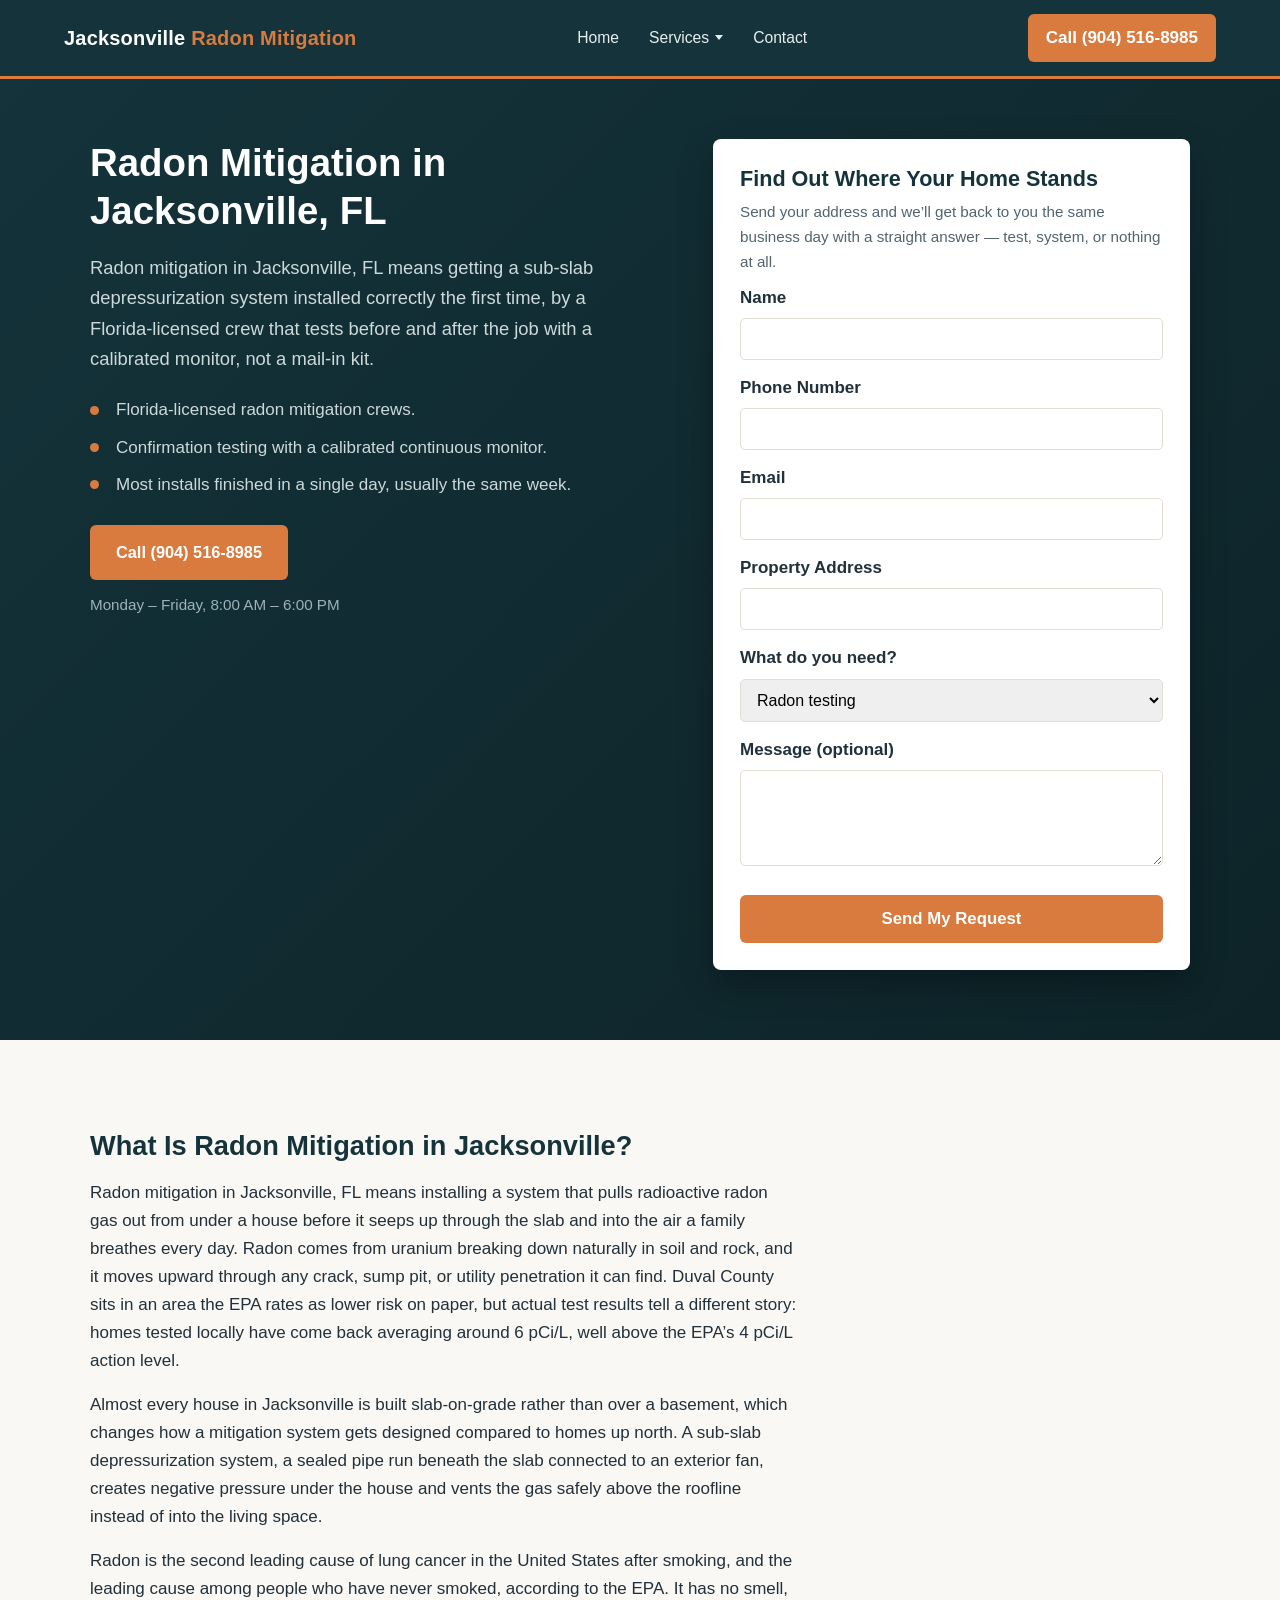
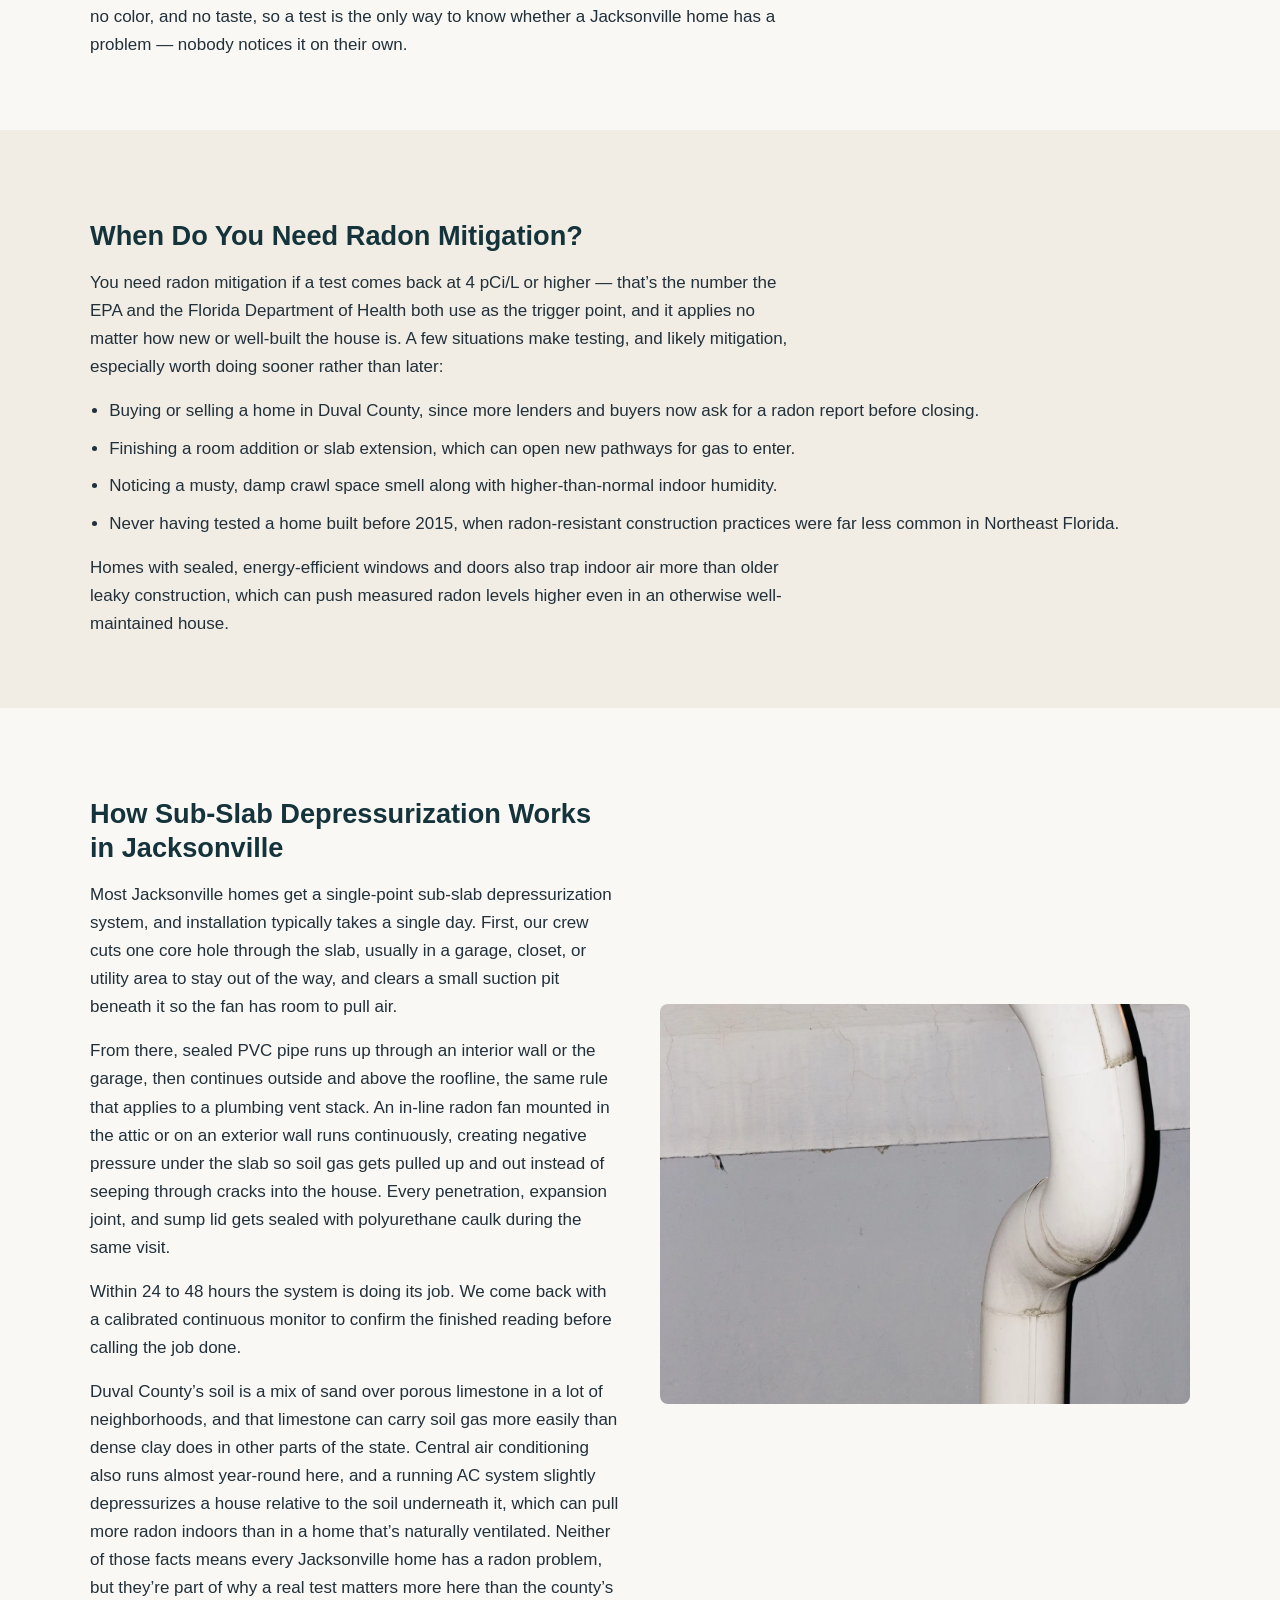
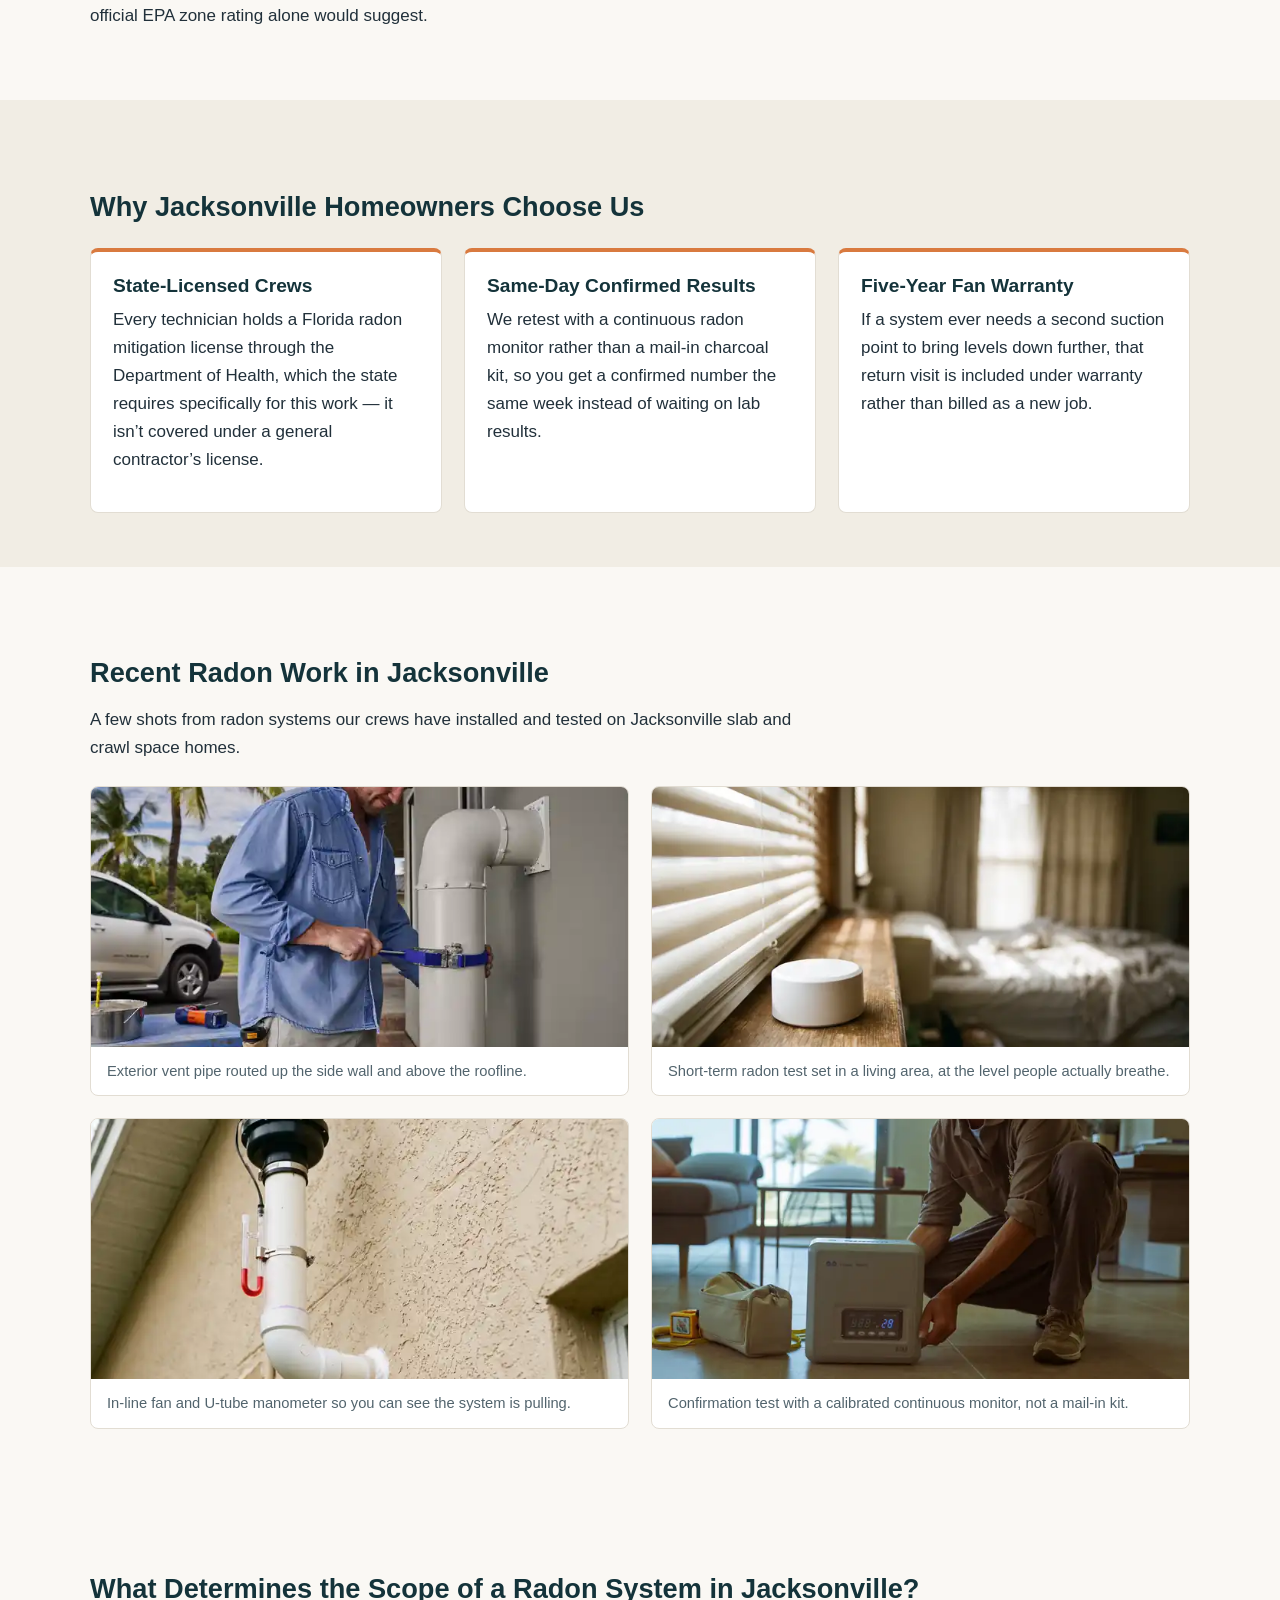
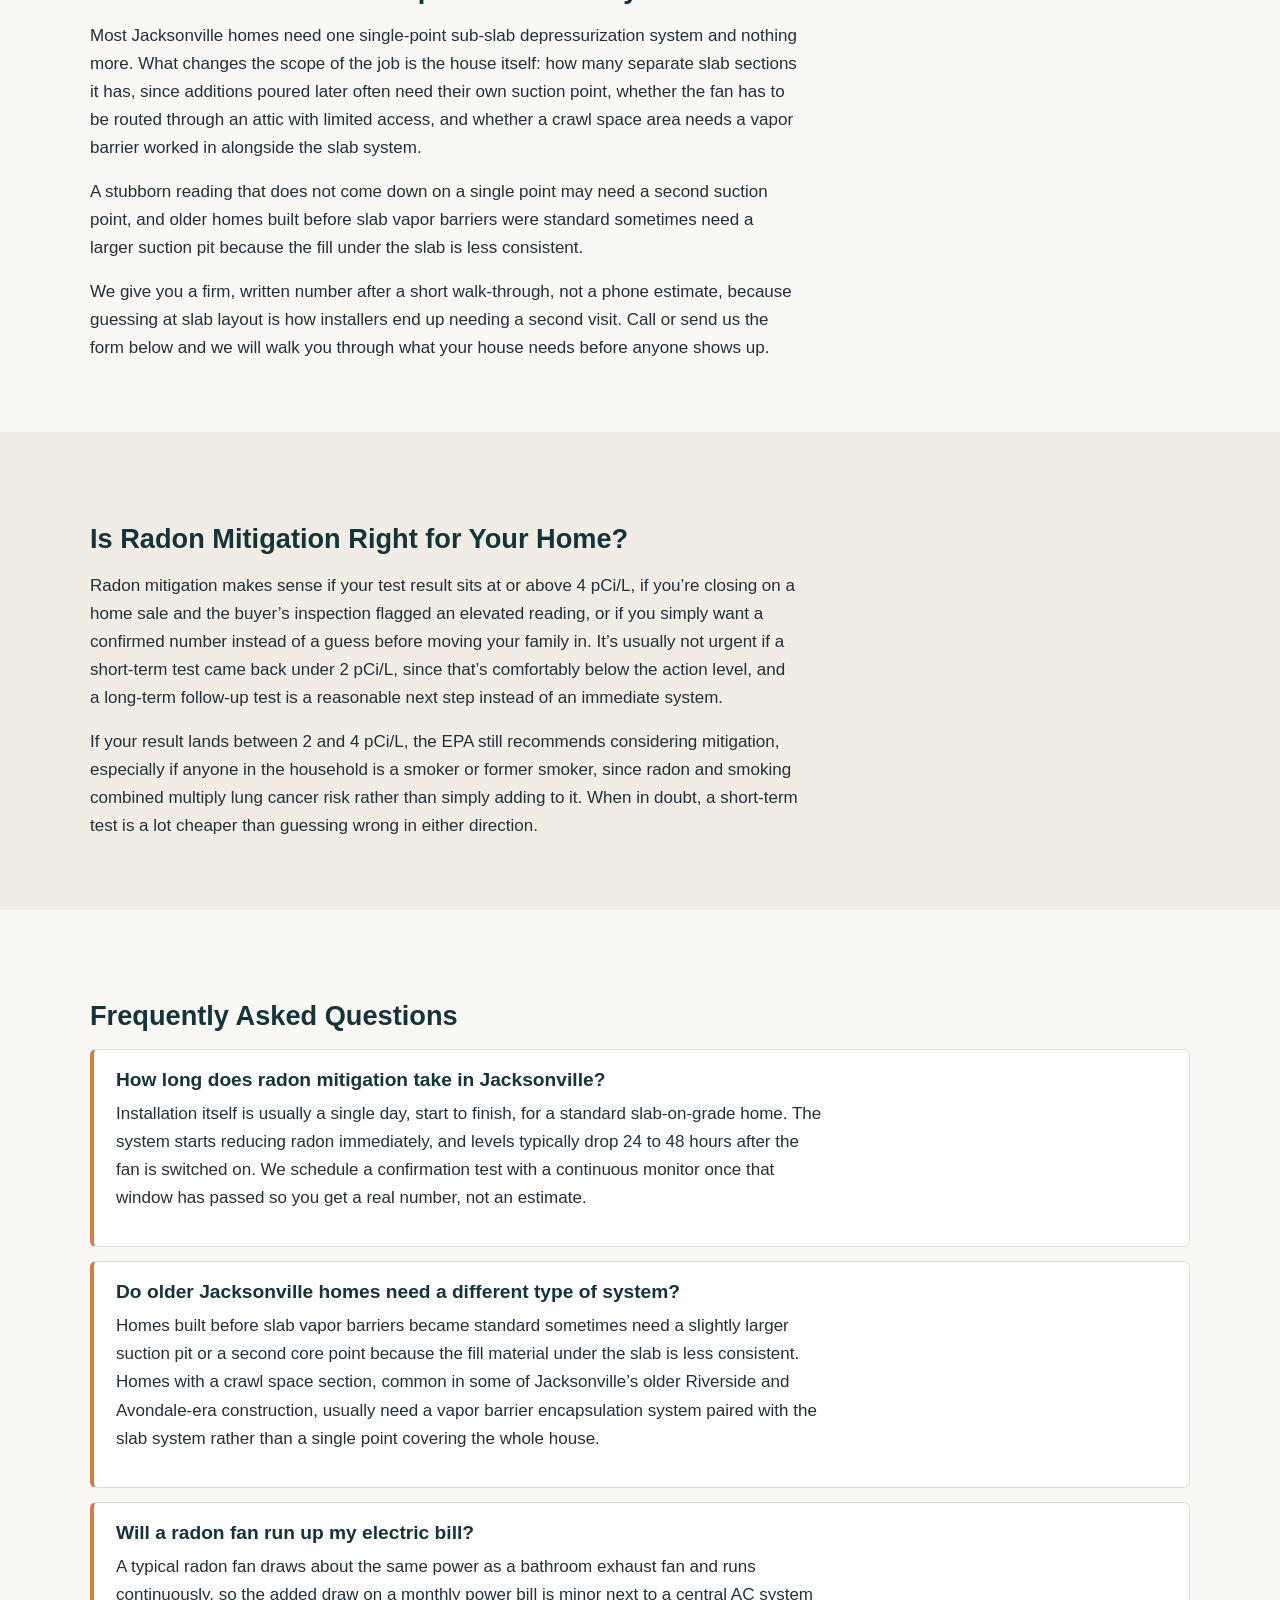
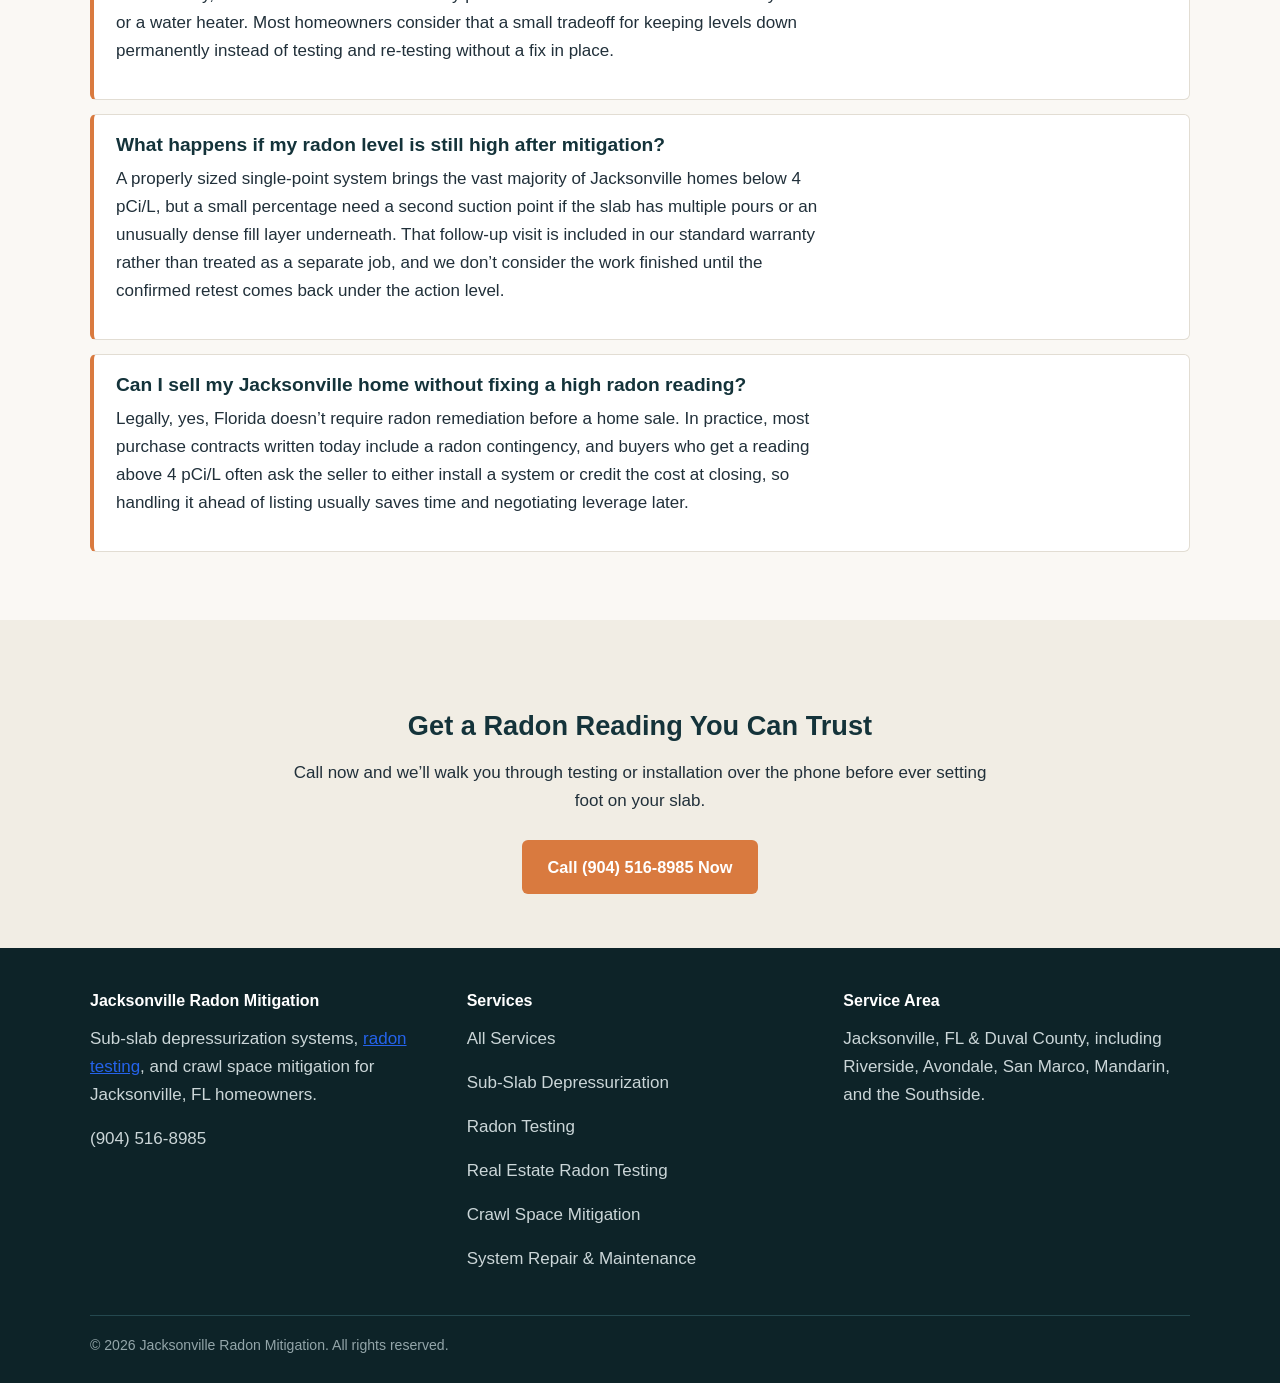
<file: index.html>
<!DOCTYPE html>

<html lang="en">
<head>
<link href="https://www.jacksonvilleradonmitigation.com/" rel="canonical"/>
<meta charset="utf-8"/>
<meta content="width=device-width, initial-scale=1.0" name="viewport"/>
<title>Radon Mitigation in Jacksonville, FL | Same-Week Install</title>
<meta content="Licensed radon mitigation in Jacksonville, FL. Sub-slab systems installed fast, straight answers, no pressure. Call (904) 516-8985 to get on the schedule." name="description"/>
<link href="styles.css" rel="stylesheet"/>
<script type="application/ld+json">
{
  "@context": "https://schema.org",
  "@type": "LocalBusiness",
  "name": "Jacksonville Radon Mitigation",
  "telephone": "(904) 516-8985",
  "address": {
    "@type": "PostalAddress",
    "addressLocality": "Jacksonville",
    "addressRegion": "FL",
    "addressCountry": "US"
  },
  "areaServed": "Jacksonville, FL",
  "description": "Radon testing and sub-slab depressurization mitigation in Jacksonville, FL",
  "openingHours": "Mo-Fr 08:00-18:00"
}
</script>
<script type="application/ld+json">
{
  "@context": "https://schema.org",
  "@type": "FAQPage",
  "mainEntity": [
    {
      "@type": "Question",
      "name": "How long does radon mitigation take in Jacksonville?",
      "acceptedAnswer": { "@type": "Answer", "text": "Installation itself is usually a single day, start to finish, for a standard slab-on-grade home. The system starts reducing radon immediately, and levels typically drop 24 to 48 hours after the fan is switched on. We schedule a confirmation test with a continuous monitor once that window has passed so you get a real number, not an estimate." }
    },
    {
      "@type": "Question",
      "name": "Do older Jacksonville homes need a different type of system?",
      "acceptedAnswer": { "@type": "Answer", "text": "Homes built before slab vapor barriers became standard sometimes need a slightly larger suction pit or a second core point because the fill material under the slab is less consistent. Homes with a crawl space section, common in some of Jacksonville's older Riverside and Avondale-era construction, usually need a vapor barrier encapsulation system paired with the slab system rather than a single point covering the whole house." }
    },
    {
      "@type": "Question",
      "name": "Will a radon fan run up my electric bill?",
      "acceptedAnswer": { "@type": "Answer", "text": "A typical radon fan draws about the same power as a bathroom exhaust fan and runs continuously, so the added draw on a monthly power bill is minor next to a central AC system or a water heater. Most homeowners consider that a small tradeoff for keeping levels down permanently instead of testing and re-testing without a fix in place." }
    },
    {
      "@type": "Question",
      "name": "What happens if my radon level is still high after mitigation?",
      "acceptedAnswer": { "@type": "Answer", "text": "A properly sized single-point system brings the vast majority of Jacksonville homes below 4 pCi/L, but a small percentage need a second suction point if the slab has multiple pours or an unusually dense fill layer underneath. That follow-up visit is included in our standard warranty rather than treated as a separate job, and we do not consider the work finished until the confirmed retest comes back under the action level." }
    },
    {
      "@type": "Question",
      "name": "Can I sell my Jacksonville home without fixing a high radon reading?",
      "acceptedAnswer": { "@type": "Answer", "text": "Legally, yes, Florida does not require radon remediation before a home sale. In practice, most purchase contracts written today include a radon contingency, and buyers who get a reading above 4 pCi/L often ask the seller to either install a system or credit the cost at closing, so handling it ahead of listing usually saves time and negotiating leverage later." }
    }
  ]
}
</script>
</head>
<body>
<header class="site-header">
<nav class="nav-wrap">
<a class="brand" href="/">Jacksonville <span>Radon Mitigation</span></a>
<ul class="nav-links">
<li><a href="/">Home</a></li>
<li class="has-dropdown">
<a href="services.html">Services</a>
<div class="dropdown-menu">
<ul class="dropdown-menu-list">
<li><a href="sub-slab-depressurization-jacksonville.html">Sub-Slab Depressurization</a></li>
<li><a href="radon-testing-jacksonville.html">Radon Testing</a></li>
<li><a href="real-estate-radon-testing-jacksonville.html">Real Estate Radon Testing</a></li>
<li><a href="crawl-space-radon-mitigation-jacksonville.html">Crawl Space Radon Mitigation</a></li>
<li><a href="radon-system-repair-jacksonville.html">Radon System Repair &amp; Maintenance</a></li>
</ul>
</div>
</li>
<li><a href="contact.html">Contact</a></li>
</ul>
<a class="nav-cta" href="tel:+19045168985">Call (904) 516-8985</a>
</nav>
</header>
<section class="hero" id="quote">
<div class="hero-inner">
<div>
<h1>Radon Mitigation in Jacksonville, FL</h1>
<p class="lede">Radon mitigation in Jacksonville, FL means getting a sub-slab depressurization system installed correctly the first time, by a Florida-licensed crew that tests before and after the job with a calibrated monitor, not a mail-in kit.</p>
<ul class="hero-points">
<li>Florida-licensed radon mitigation crews.</li>
<li>Confirmation testing with a calibrated continuous monitor.</li>
<li>Most installs finished in a single day, usually the same week.</li>
</ul>
<div class="cta-row">
<a class="btn btn-primary" href="tel:+19045168985">Call (904) 516-8985</a>
</div>
<p class="hero-hours">Monday – Friday, 8:00 AM – 6:00 PM</p>
</div>
<div class="hero-form">
<form action="https://formspree.io/f/xnjeyyoe" class="lead-form" method="POST">
<h2 class="form-title">Find Out Where Your Home Stands</h2>
<p class="form-sub">Send your address and we’ll get back to you the same business day with a straight answer — test, system, or nothing at all.</p>
<label for="home-name">Name</label>
<input id="home-name" name="name" required="" type="text"/>
<label for="home-phone">Phone Number</label>
<input id="home-phone" name="phone" required="" type="tel"/>
<label for="home-email">Email</label>
<input id="home-email" name="email" required="" type="email"/>
<label for="home-address">Property Address</label>
<input id="home-address" name="address" type="text"/>
<label for="home-reason">What do you need?</label>
<select id="home-reason" name="reason">
<option>Radon testing</option>
<option>Sub-slab depressurization system</option>
<option>Crawl space radon mitigation</option>
<option>Repair an existing radon system</option>
<option>Real estate transaction / closing deadline</option>
<option>Not sure yet</option>
</select>
<label for="home-message">Message (optional)</label>
<textarea id="home-message" name="message" rows="4"></textarea>
<input name="_subject" type="hidden" value="Homepage request - Jacksonville Radon Mitigation"/>
<input name="_gotcha" style="display:none" tabindex="-1" type="text"/>
<button type="submit">Send My Request</button>
</form>
</div>
</div>
</section>
<main>
<section>
<div class="content-col">
<h2>What Is Radon Mitigation in Jacksonville?</h2>
<p>Radon mitigation in Jacksonville, FL means installing a system that pulls radioactive radon gas out from under a house before it seeps up through the slab and into the air a family breathes every day. Radon comes from uranium breaking down naturally in soil and rock, and it moves upward through any crack, sump pit, or utility penetration it can find. Duval County sits in an area the EPA rates as lower risk on paper, but actual test results tell a different story: homes tested locally have come back averaging around 6 pCi/L, well above the EPA’s 4 pCi/L action level.</p>
<p>Almost every house in Jacksonville is built slab-on-grade rather than over a basement, which changes how a mitigation system gets designed compared to homes up north. A sub-slab depressurization system, a sealed pipe run beneath the slab connected to an exterior fan, creates negative pressure under the house and vents the gas safely above the roofline instead of into the living space.</p>
<p>Radon is the second leading cause of lung cancer in the United States after smoking, and the leading cause among people who have never smoked, according to the EPA. It has no smell, no color, and no taste, so a test is the only way to know whether a Jacksonville home has a problem — nobody notices it on their own.</p>
</div>
</section>
<section class="alt">
<div class="content-col">
<h2>When Do You Need Radon Mitigation?</h2>
<p>You need radon mitigation if a test comes back at 4 pCi/L or higher — that’s the number the EPA and the Florida Department of Health both use as the trigger point, and it applies no matter how new or well-built the house is. A few situations make testing, and likely mitigation, especially worth doing sooner rather than later:</p>
<ul class="check-list">
<li>Buying or selling a home in Duval County, since more lenders and buyers now ask for a radon report before closing.</li>
<li>Finishing a room addition or slab extension, which can open new pathways for gas to enter.</li>
<li>Noticing a musty, damp crawl space smell along with higher-than-normal indoor humidity.</li>
<li>Never having tested a home built before 2015, when radon-resistant construction practices were far less common in Northeast Florida.</li>
</ul>
<p>Homes with sealed, energy-efficient windows and doors also trap indoor air more than older leaky construction, which can push measured radon levels higher even in an otherwise well-maintained house.</p>
</div>
</section>
<section>
<div class="two-col">
<div>
<h2>How Sub-Slab Depressurization Works in Jacksonville</h2>
<p>Most Jacksonville homes get a single-point sub-slab depressurization system, and installation typically takes a single day. First, our crew cuts one core hole through the slab, usually in a garage, closet, or utility area to stay out of the way, and clears a small suction pit beneath it so the fan has room to pull air.</p>
<p>From there, sealed PVC pipe runs up through an interior wall or the garage, then continues outside and above the roofline, the same rule that applies to a plumbing vent stack. An in-line radon fan mounted in the attic or on an exterior wall runs continuously, creating negative pressure under the slab so soil gas gets pulled up and out instead of seeping through cracks into the house. Every penetration, expansion joint, and sump lid gets sealed with polyurethane caulk during the same visit.</p>
<p>Within 24 to 48 hours the system is doing its job. We come back with a calibrated continuous monitor to confirm the finished reading before calling the job done.</p>
<p>Duval County’s soil is a mix of sand over porous limestone in a lot of neighborhoods, and that limestone can carry soil gas more easily than dense clay does in other parts of the state. Central air conditioning also runs almost year-round here, and a running AC system slightly depressurizes a house relative to the soil underneath it, which can pull more radon indoors than in a home that’s naturally ventilated. Neither of those facts means every Jacksonville home has a radon problem, but they’re part of why a real test matters more here than the county’s official EPA zone rating alone would suggest.</p>
</div>
<div>
<img alt="radon mitigation vent pipe in Jacksonville" height="400" src="images/radon-vent-pipe-jacksonville.webp" style="border-radius:8px;" width="600"/>
</div>
</div>
</section>
<section class="alt">
<div class="content-col">
<h2>Why Jacksonville Homeowners Choose Us</h2>
<div class="card-grid">
<div class="card">
<h3>State-Licensed Crews</h3>
<p>Every technician holds a Florida radon mitigation license through the Department of Health, which the state requires specifically for this work — it isn’t covered under a general contractor’s license.</p>
</div>
<div class="card">
<h3>Same-Day Confirmed Results</h3>
<p>We retest with a continuous radon monitor rather than a mail-in charcoal kit, so you get a confirmed number the same week instead of waiting on lab results.</p>
</div>
<div class="card">
<h3>Five-Year Fan Warranty</h3>
<p>If a system ever needs a second suction point to bring levels down further, that return visit is included under warranty rather than billed as a new job.</p>
</div>
</div>
</div>
</section>
<section>
<div class="content-col">
<h2>Recent Radon Work in Jacksonville</h2>
<p>A few shots from radon systems our crews have installed and tested on Jacksonville slab and crawl space homes.</p>
<div class="photo-grid">
<figure>
<img alt="Radon mitigation technician strapping a PVC vent pipe to the exterior wall of a Jacksonville home" height="533" loading="lazy" src="images/radon-vent-pipe-installation-jacksonville.webp" width="800"/>
<figcaption>Exterior vent pipe routed up the side wall and above the roofline.</figcaption>
</figure>
<figure>
<img alt="Radon test detector placed in a Jacksonville bedroom during a short-term radon test" height="533" loading="lazy" src="images/radon-test-detector-bedroom-jacksonville.webp" width="800"/>
<figcaption>Short-term radon test set in a living area, at the level people actually breathe.</figcaption>
</figure>
<figure>
<img alt="Radon fan and manometer gauge mounted on the exterior wall of a Florida stucco home" height="536" loading="lazy" src="images/radon-fan-manometer-jacksonville.webp" width="800"/>
<figcaption>In-line fan and U-tube manometer so you can see the system is pulling.</figcaption>
</figure>
<figure>
<img alt="Continuous radon monitor set up inside a Jacksonville home for a confirmation test" height="533" loading="lazy" src="images/radon-monitor-placement-jacksonville.webp" width="800"/>
<figcaption>Confirmation test with a calibrated continuous monitor, not a mail-in kit.</figcaption>
</figure>
</div>
</div>
</section>
<section>
<div class="content-col">
<h2>What Determines the Scope of a Radon System in Jacksonville?</h2>
<p>Most Jacksonville homes need one single-point sub-slab depressurization system and nothing more. What changes the scope of the job is the house itself: how many separate slab sections it has, since additions poured later often need their own suction point, whether the fan has to be routed through an attic with limited access, and whether a crawl space area needs a vapor barrier worked in alongside the slab system.</p>
<p>A stubborn reading that does not come down on a single point may need a second suction point, and older homes built before slab vapor barriers were standard sometimes need a larger suction pit because the fill under the slab is less consistent.</p>
<p>We give you a firm, written number after a short walk-through, not a phone estimate, because guessing at slab layout is how installers end up needing a second visit. Call or send us the form below and we will walk you through what your house needs before anyone shows up.</p>
</div>
</section>
<section class="alt">
<div class="content-col">
<h2>Is Radon Mitigation Right for Your Home?</h2>
<p>Radon mitigation makes sense if your test result sits at or above 4 pCi/L, if you’re closing on a home sale and the buyer’s inspection flagged an elevated reading, or if you simply want a confirmed number instead of a guess before moving your family in. It’s usually not urgent if a short-term test came back under 2 pCi/L, since that’s comfortably below the action level, and a long-term follow-up test is a reasonable next step instead of an immediate system.</p>
<p>If your result lands between 2 and 4 pCi/L, the EPA still recommends considering mitigation, especially if anyone in the household is a smoker or former smoker, since radon and smoking combined multiply lung cancer risk rather than simply adding to it. When in doubt, a short-term test is a lot cheaper than guessing wrong in either direction.</p>
</div>
</section>
<section>
<div class="content-col">
<h2>Frequently Asked Questions</h2>
<div class="faq-item">
<h3>How long does radon mitigation take in Jacksonville?</h3>
<p>Installation itself is usually a single day, start to finish, for a standard slab-on-grade home. The system starts reducing radon immediately, and levels typically drop 24 to 48 hours after the fan is switched on. We schedule a confirmation test with a continuous monitor once that window has passed so you get a real number, not an estimate.</p>
</div>
<div class="faq-item">
<h3>Do older Jacksonville homes need a different type of system?</h3>
<p>Homes built before slab vapor barriers became standard sometimes need a slightly larger suction pit or a second core point because the fill material under the slab is less consistent. Homes with a crawl space section, common in some of Jacksonville’s older Riverside and Avondale-era construction, usually need a vapor barrier encapsulation system paired with the slab system rather than a single point covering the whole house.</p>
</div>
<div class="faq-item">
<h3>Will a radon fan run up my electric bill?</h3>
<p>A typical radon fan draws about the same power as a bathroom exhaust fan and runs continuously, so the added draw on a monthly power bill is minor next to a central AC system or a water heater. Most homeowners consider that a small tradeoff for keeping levels down permanently instead of testing and re-testing without a fix in place.</p>
</div>
<div class="faq-item">
<h3>What happens if my radon level is still high after mitigation?</h3>
<p>A properly sized single-point system brings the vast majority of Jacksonville homes below 4 pCi/L, but a small percentage need a second suction point if the slab has multiple pours or an unusually dense fill layer underneath. That follow-up visit is included in our standard warranty rather than treated as a separate job, and we don’t consider the work finished until the confirmed retest comes back under the action level.</p>
</div>
<div class="faq-item">
<h3>Can I sell my Jacksonville home without fixing a high radon reading?</h3>
<p>Legally, yes, Florida doesn’t require radon remediation before a home sale. In practice, most purchase contracts written today include a radon contingency, and buyers who get a reading above 4 pCi/L often ask the seller to either install a system or credit the cost at closing, so handling it ahead of listing usually saves time and negotiating leverage later.</p>
</div>
</div>
</section>
<section class="alt">
<div class="content-col" style="text-align:center;">
<h2>Get a Radon Reading You Can Trust</h2>
<p style="margin:0 auto 1.5rem;">Call now and we’ll walk you through testing or installation over the phone before ever setting foot on your slab.</p>
<a class="btn btn-primary" href="tel:+19045168985">Call (904) 516-8985 Now</a>
</div>
</section>
</main>
<footer class="site-footer">
<div class="footer-inner">
<div>
<h4>Jacksonville Radon Mitigation</h4>
<p>Sub-slab depressurization systems, <a href="radon-testing-jacksonville.html" style="color:#2563eb;text-decoration:underline;">radon testing</a>, and crawl space mitigation for Jacksonville, FL homeowners.</p>
<p><a href="tel:+19045168985">(904) 516-8985</a></p>
</div>
<div>
<h4>Services</h4>
      <p><a href="services.html">All Services</a></p>
      <p><a href="sub-slab-depressurization-jacksonville.html">Sub-Slab Depressurization</a></p>
      <p><a href="radon-testing-jacksonville.html">Radon Testing</a></p>
      <p><a href="real-estate-radon-testing-jacksonville.html">Real Estate Radon Testing</a></p>
      <p><a href="crawl-space-radon-mitigation-jacksonville.html">Crawl Space Mitigation</a></p>
      <p><a href="radon-system-repair-jacksonville.html">System Repair &amp; Maintenance</a></p>
</div>
<div>
<h4>Service Area</h4>
<p>Jacksonville, FL &amp; Duval County, including Riverside, Avondale, San Marco, Mandarin, and the Southside.</p>
</div>
</div>
<div class="footer-bottom">
    © 2026 Jacksonville Radon Mitigation. All rights reserved.
  </div>
</footer>
</body>
</html>
</file>
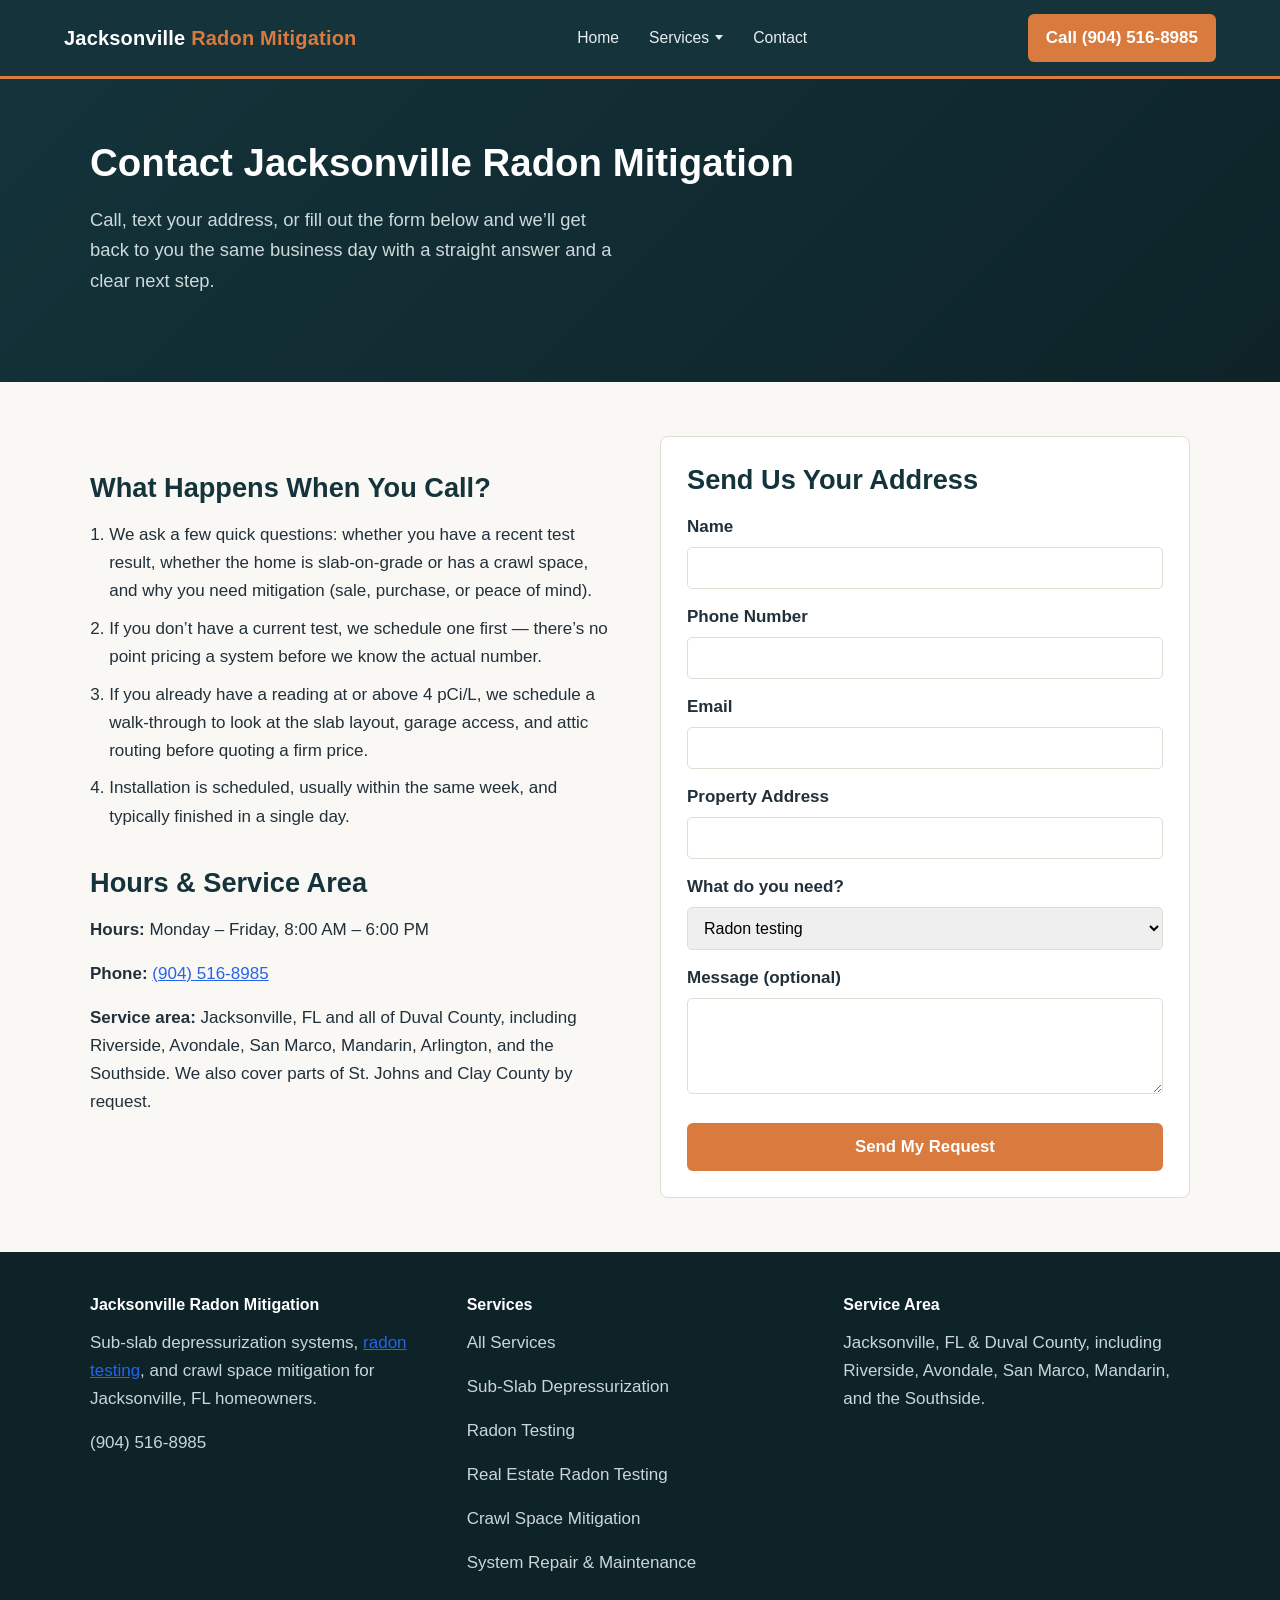
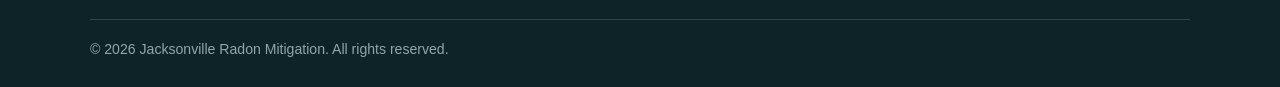
<file: contact.html>
<!DOCTYPE html>

<html lang="en">
<head>
<link href="https://www.jacksonvilleradonmitigation.com/contact.html" rel="canonical"/>
<meta charset="utf-8"/>
<meta content="width=device-width, initial-scale=1.0" name="viewport"/>
<title>Contact Us | Radon Mitigation Jacksonville, FL</title>
<meta content="Reach Jacksonville Radon Mitigation about radon testing or a sub-slab system. Call (904) 516-8985 or send us your address below." name="description"/>
<link href="styles.css" rel="stylesheet"/>
<script type="application/ld+json">
{
  "@context": "https://schema.org",
  "@type": "LocalBusiness",
  "name": "Jacksonville Radon Mitigation",
  "telephone": "(904) 516-8985",
  "address": { "@type": "PostalAddress", "addressLocality": "Jacksonville", "addressRegion": "FL", "addressCountry": "US" },
  "areaServed": "Jacksonville, FL",
  "description": "Radon testing and mitigation contact page for Jacksonville, FL",
  "openingHours": "Mo-Fr 08:00-18:00"
}
</script>
</head>
<body>
<header class="site-header">
<nav class="nav-wrap">
<a class="brand" href="/">Jacksonville <span>Radon Mitigation</span></a>
<ul class="nav-links">
<li><a href="/">Home</a></li>
<li class="has-dropdown">
<a href="services.html">Services</a>
<div class="dropdown-menu">
<ul class="dropdown-menu-list">
<li><a href="sub-slab-depressurization-jacksonville.html">Sub-Slab Depressurization</a></li>
<li><a href="radon-testing-jacksonville.html">Radon Testing</a></li>
<li><a href="real-estate-radon-testing-jacksonville.html">Real Estate Radon Testing</a></li>
<li><a href="crawl-space-radon-mitigation-jacksonville.html">Crawl Space Radon Mitigation</a></li>
<li><a href="radon-system-repair-jacksonville.html">Radon System Repair &amp; Maintenance</a></li>
</ul>
</div>
</li>
<li><a href="contact.html">Contact</a></li>
</ul>
<a class="nav-cta" href="tel:+19045168985">Call (904) 516-8985</a>
</nav>
</header>
<section class="hero">
<div class="hero-inner" style="grid-template-columns: 1fr;">
<div>
<h1>Contact Jacksonville Radon Mitigation</h1>
<p class="lede">Call, text your address, or fill out the form below and we’ll get back to you the same business day with a straight answer and a clear next step.</p>
</div>
</div>
</section>
<main>
<section>
<div class="contact-grid">
<div>
<h2>What Happens When You Call?</h2>
<ol class="step-list">
<li>We ask a few quick questions: whether you have a recent test result, whether the home is slab-on-grade or has a crawl space, and why you need mitigation (sale, purchase, or peace of mind).</li>
<li>If you don’t have a current test, we schedule one first — there’s no point pricing a system before we know the actual number.</li>
<li>If you already have a reading at or above 4 pCi/L, we schedule a walk-through to look at the slab layout, garage access, and attic routing before quoting a firm price.</li>
<li>Installation is scheduled, usually within the same week, and typically finished in a single day.</li>
</ol>
<h2>Hours &amp; Service Area</h2>
<p><strong>Hours:</strong> Monday – Friday, 8:00 AM – 6:00 PM</p>
<p><strong>Phone:</strong> <a href="tel:+19045168985" style="color:#2563eb;text-decoration:underline;">(904) 516-8985</a></p>
<p><strong>Service area:</strong> Jacksonville, FL and all of Duval County, including Riverside, Avondale, San Marco, Mandarin, Arlington, and the Southside. We also cover parts of St. Johns and Clay County by request.</p>
</div>
<div>
<form action="https://formspree.io/f/xnjeyyoe" class="lead-form" method="POST">
<h2 style="margin-top:0;">Send Us Your Address</h2>
<label for="name">Name</label>
<input id="name" name="name" required="" type="text"/>
<label for="phone">Phone Number</label>
<input id="phone" name="phone" required="" type="tel"/>
<label for="email">Email</label>
<input id="email" name="email" required="" type="email"/>
<label for="address">Property Address</label>
<input id="address" name="address" type="text"/>
<label for="reason">What do you need?</label>
<select id="reason" name="reason">
<option>Radon testing</option>
<option>Sub-slab depressurization system</option>
<option>Crawl space radon mitigation</option>
<option>Repair an existing radon system</option>
<option>Not sure yet</option>
</select>
<label for="message">Message (optional)</label>
<textarea id="message" name="message" rows="4"></textarea>
<input name="_gotcha" style="display:none" tabindex="-1" type="text"/>
<button type="submit">Send My Request</button>
</form>
</div>
</div>
</section>
</main>
<footer class="site-footer">
<div class="footer-inner">
<div>
<h4>Jacksonville Radon Mitigation</h4>
<p>Sub-slab depressurization systems, <a href="radon-testing-jacksonville.html" style="color:#2563eb;text-decoration:underline;">radon testing</a>, and crawl space mitigation for Jacksonville, FL homeowners.</p>
<p><a href="tel:+19045168985">(904) 516-8985</a></p>
</div>
<div>
<h4>Services</h4>
      <p><a href="services.html">All Services</a></p>
      <p><a href="sub-slab-depressurization-jacksonville.html">Sub-Slab Depressurization</a></p>
      <p><a href="radon-testing-jacksonville.html">Radon Testing</a></p>
      <p><a href="real-estate-radon-testing-jacksonville.html">Real Estate Radon Testing</a></p>
      <p><a href="crawl-space-radon-mitigation-jacksonville.html">Crawl Space Mitigation</a></p>
      <p><a href="radon-system-repair-jacksonville.html">System Repair &amp; Maintenance</a></p>
</div>
<div>
<h4>Service Area</h4>
<p>Jacksonville, FL &amp; Duval County, including Riverside, Avondale, San Marco, Mandarin, and the Southside.</p>
</div>
</div>
<div class="footer-bottom">
    © 2026 Jacksonville Radon Mitigation. All rights reserved.
  </div>
</footer>
</body>
</html>
</file>
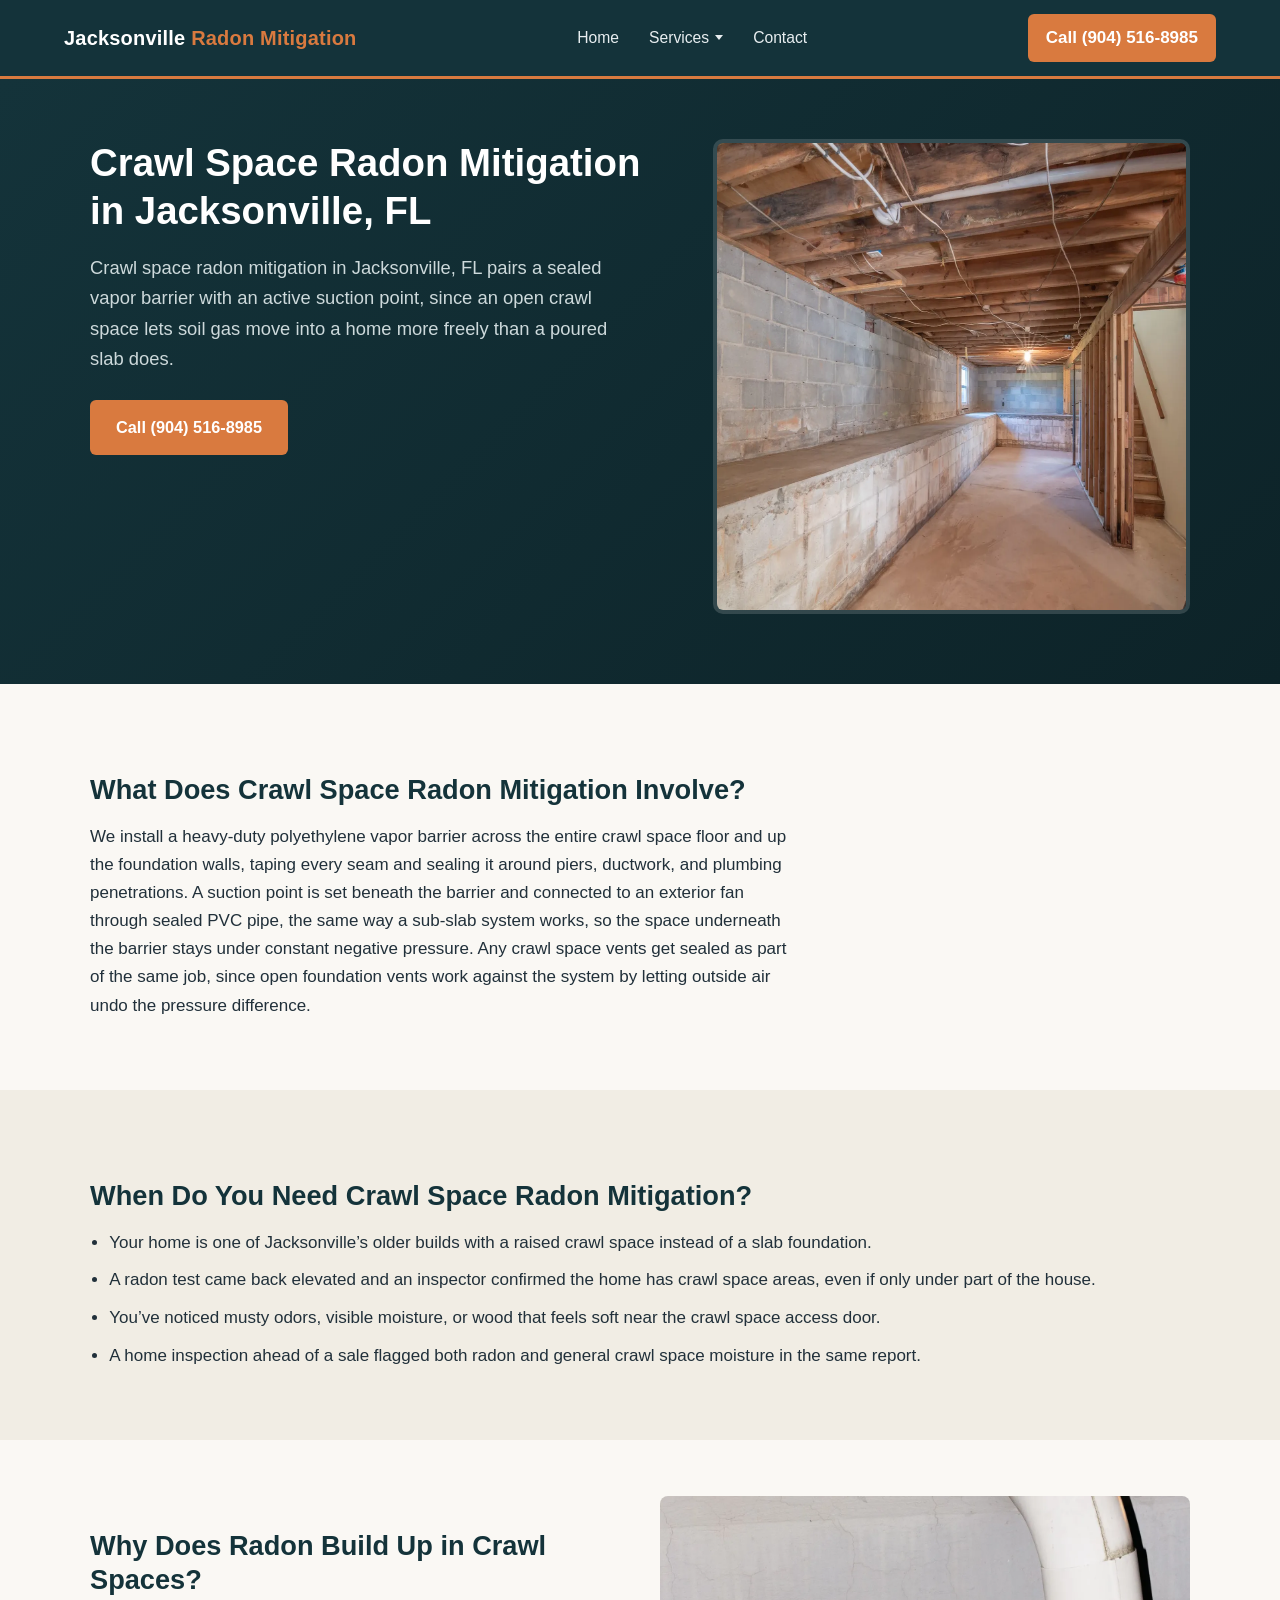
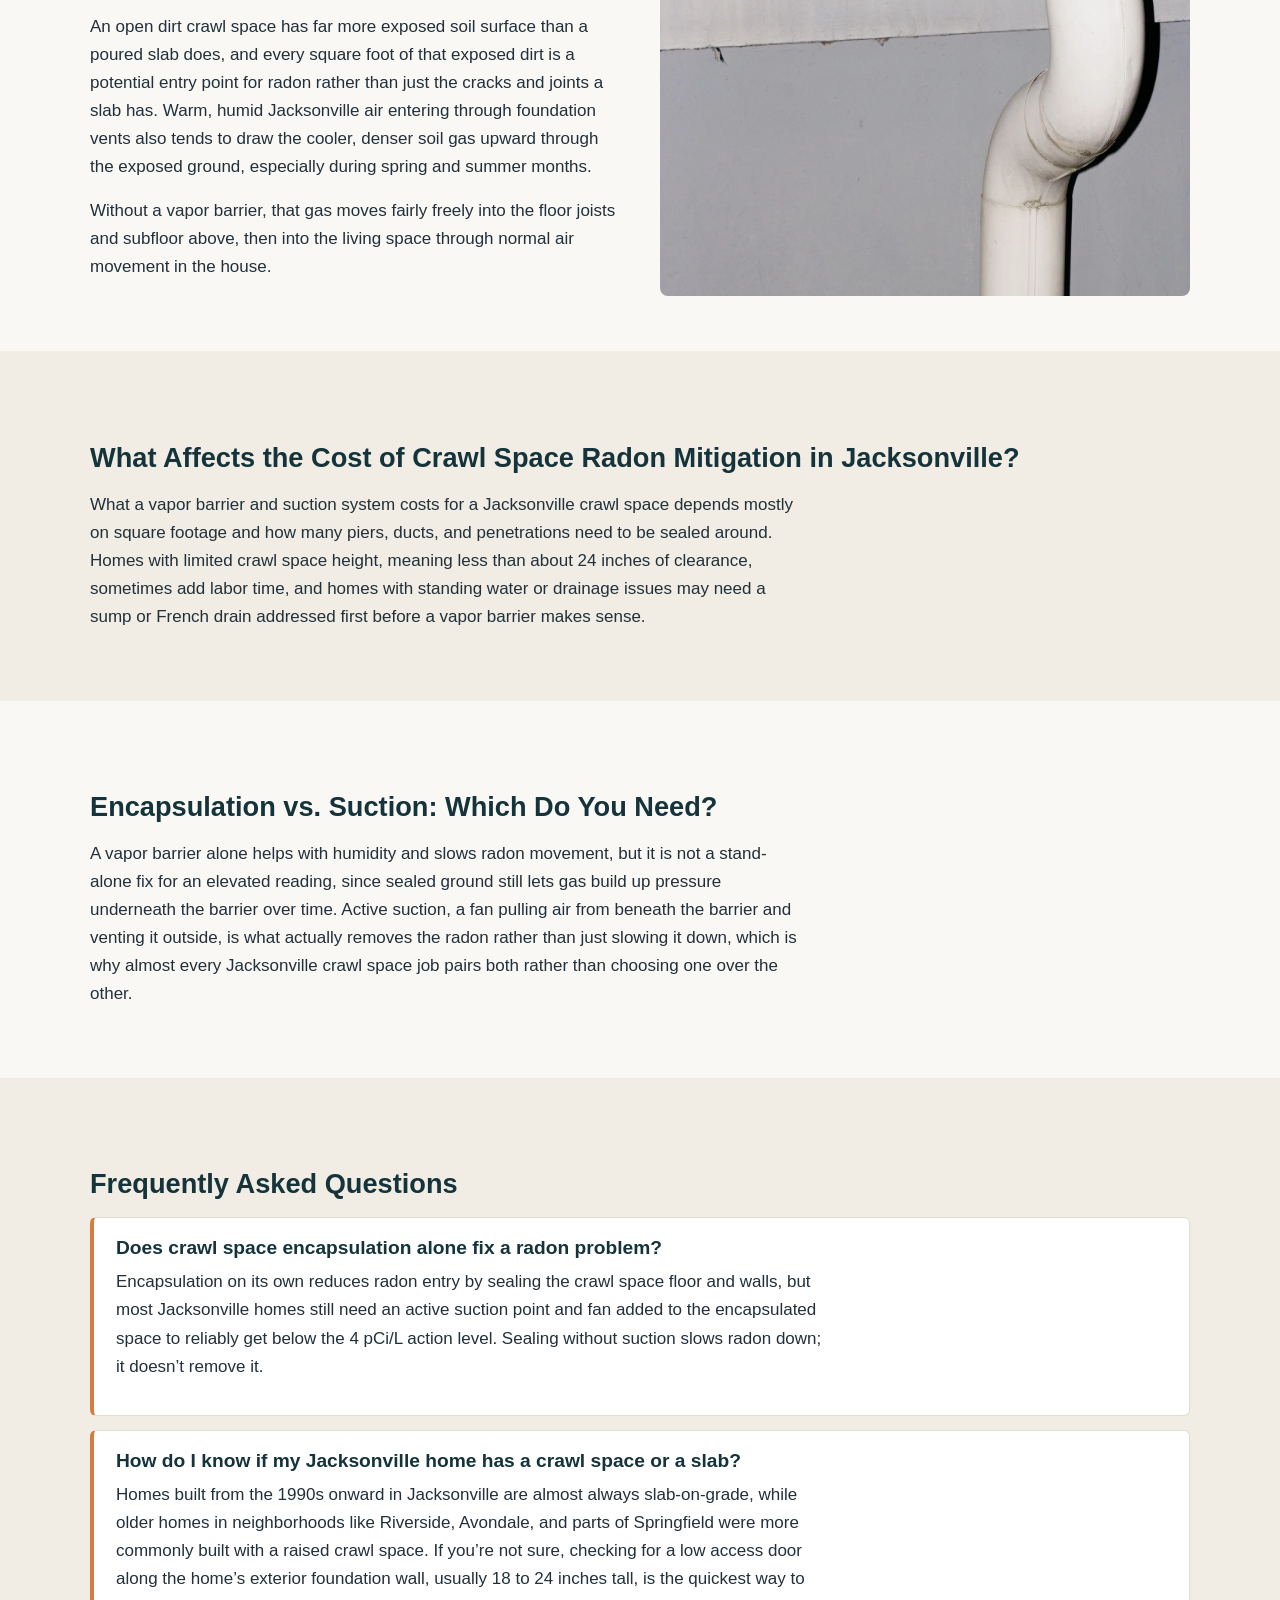
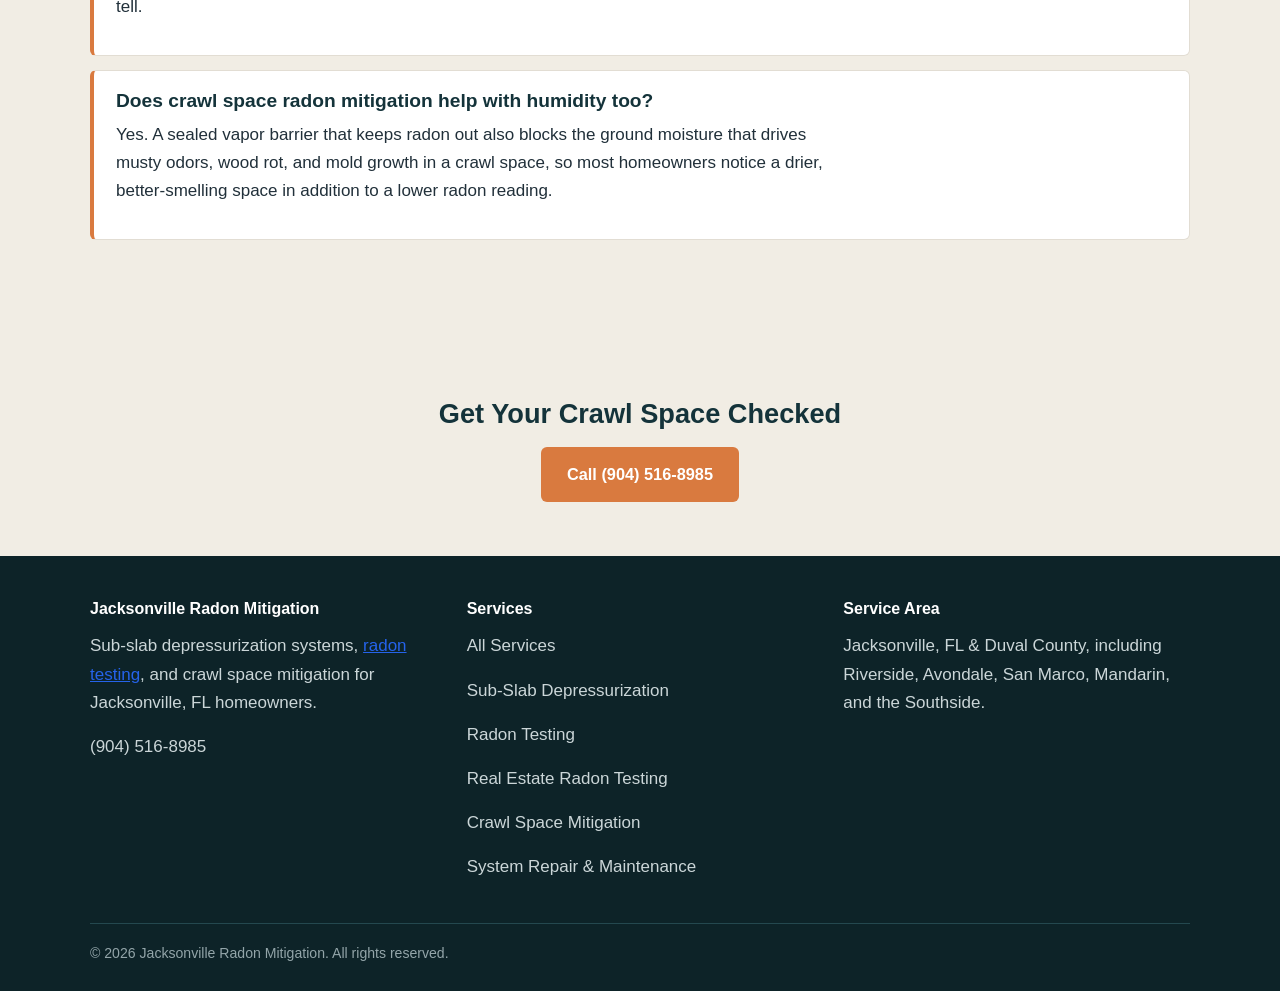
<file: crawl-space-radon-mitigation-jacksonville.html>
<!DOCTYPE html>

<html lang="en">
<head>
<link href="https://www.jacksonvilleradonmitigation.com/crawl-space-radon-mitigation-jacksonville.html" rel="canonical"/>
<meta charset="utf-8"/>
<meta content="width=device-width, initial-scale=1.0" name="viewport"/>
<title>Crawl Space Radon Mitigation in Jacksonville, FL</title>
<meta content="Crawl space radon mitigation in Jacksonville, FL with vapor barrier encapsulation and suction systems. Call (904) 516-8985 to get on the schedule." name="description"/>
<link href="styles.css" rel="stylesheet"/>
<script type="application/ld+json">
{
  "@context": "https://schema.org",
  "@type": "LocalBusiness",
  "name": "Jacksonville Radon Mitigation",
  "telephone": "(904) 516-8985",
  "address": { "@type": "PostalAddress", "addressLocality": "Jacksonville", "addressRegion": "FL", "addressCountry": "US" },
  "areaServed": "Jacksonville, FL",
  "description": "Crawl space radon mitigation in Jacksonville, FL",
  "openingHours": "Mo-Fr 08:00-18:00"
}
</script>
<script type="application/ld+json">
{
  "@context": "https://schema.org",
  "@type": "FAQPage",
  "mainEntity": [
    { "@type": "Question", "name": "Does crawl space encapsulation alone fix a radon problem?", "acceptedAnswer": { "@type": "Answer", "text": "Encapsulation on its own reduces radon entry by sealing the crawl space floor and walls, but most Jacksonville homes still need an active suction point and fan added to the encapsulated space to reliably get below the 4 pCi/L action level. Sealing without suction slows radon down; it doesn't remove it." } },
    { "@type": "Question", "name": "How do I know if my Jacksonville home has a crawl space or a slab?", "acceptedAnswer": { "@type": "Answer", "text": "Homes built from the 1990s onward in Jacksonville are almost always slab-on-grade, while older homes in neighborhoods like Riverside, Avondale, and parts of Springfield were more commonly built with a raised crawl space. If you're not sure, checking for a low access door along the home's exterior foundation wall, usually 18 to 24 inches tall, is the quickest way to tell." } },
    { "@type": "Question", "name": "Does crawl space radon mitigation help with humidity too?", "acceptedAnswer": { "@type": "Answer", "text": "Yes. A sealed vapor barrier that keeps radon out also blocks the ground moisture that drives musty odors, wood rot, and mold growth in a crawl space, so most homeowners notice a drier, better-smelling space in addition to a lower radon reading." } }
  ]
}
</script>
</head>
<body>
<header class="site-header">
<nav class="nav-wrap">
<a class="brand" href="/">Jacksonville <span>Radon Mitigation</span></a>
<ul class="nav-links">
<li><a href="/">Home</a></li>
<li class="has-dropdown">
<a href="services.html">Services</a>
<div class="dropdown-menu">
<ul class="dropdown-menu-list">
<li><a href="sub-slab-depressurization-jacksonville.html">Sub-Slab Depressurization</a></li>
<li><a href="radon-testing-jacksonville.html">Radon Testing</a></li>
<li><a href="real-estate-radon-testing-jacksonville.html">Real Estate Radon Testing</a></li>
<li><a href="crawl-space-radon-mitigation-jacksonville.html">Crawl Space Radon Mitigation</a></li>
<li><a href="radon-system-repair-jacksonville.html">Radon System Repair &amp; Maintenance</a></li>
</ul>
</div>
</li>
<li><a href="contact.html">Contact</a></li>
</ul>
<a class="nav-cta" href="tel:+19045168985">Call (904) 516-8985</a>
</nav>
</header>
<section class="hero">
<div class="hero-inner">
<div>
<h1>Crawl Space Radon Mitigation in Jacksonville, FL</h1>
<p class="lede">Crawl space radon mitigation in Jacksonville, FL pairs a sealed vapor barrier with an active suction point, since an open crawl space lets soil gas move into a home more freely than a poured slab does.</p>
<div class="cta-row">
<a class="btn btn-primary" href="tel:+19045168985">Call (904) 516-8985</a>
</div>
</div>
<div class="hero-img">
<img alt="crawl space radon mitigation in Jacksonville" height="467" src="images/crawl-space-radon-mitigation-jacksonville.webp" width="700"/>
</div>
</div>
</section>
<main>
<section>
<div class="content-col">
<h2>What Does Crawl Space Radon Mitigation Involve?</h2>
<p>We install a heavy-duty polyethylene vapor barrier across the entire crawl space floor and up the foundation walls, taping every seam and sealing it around piers, ductwork, and plumbing penetrations. A suction point is set beneath the barrier and connected to an exterior fan through sealed PVC pipe, the same way a sub-slab system works, so the space underneath the barrier stays under constant negative pressure. Any crawl space vents get sealed as part of the same job, since open foundation vents work against the system by letting outside air undo the pressure difference.</p>
</div>
</section>
<section class="alt">
<div class="content-col">
<h2>When Do You Need Crawl Space Radon Mitigation?</h2>
<ul class="check-list">
<li>Your home is one of Jacksonville’s older builds with a raised crawl space instead of a slab foundation.</li>
<li>A radon test came back elevated and an inspector confirmed the home has crawl space areas, even if only under part of the house.</li>
<li>You’ve noticed musty odors, visible moisture, or wood that feels soft near the crawl space access door.</li>
<li>A home inspection ahead of a sale flagged both radon and general crawl space moisture in the same report.</li>
</ul>
</div>
</section>
<section>
<div class="two-col">
<div>
<h2>Why Does Radon Build Up in Crawl Spaces?</h2>
<p>An open dirt crawl space has far more exposed soil surface than a poured slab does, and every square foot of that exposed dirt is a potential entry point for radon rather than just the cracks and joints a slab has. Warm, humid Jacksonville air entering through foundation vents also tends to draw the cooler, denser soil gas upward through the exposed ground, especially during spring and summer months.</p>
<p>Without a vapor barrier, that gas moves fairly freely into the floor joists and subfloor above, then into the living space through normal air movement in the house.</p>
</div>
<div>
<img alt="crawl space radon mitigation vent pipe in Jacksonville" height="400" src="images/radon-vent-pipe-jacksonville.webp" style="border-radius:8px;" width="600"/>
</div>
</div>
</section>
<section class="alt">
<div class="content-col">
<h2>What Affects the Cost of Crawl Space Radon Mitigation in Jacksonville?</h2>
<p>What a vapor barrier and suction system costs for a Jacksonville crawl space depends mostly on square footage and how many piers, ducts, and penetrations need to be sealed around. Homes with limited crawl space height, meaning less than about 24 inches of clearance, sometimes add labor time, and homes with standing water or drainage issues may need a sump or French drain addressed first before a vapor barrier makes sense.</p>
</div>
</section>
<section>
<div class="content-col">
<h2>Encapsulation vs. Suction: Which Do You Need?</h2>
<p>A vapor barrier alone helps with humidity and slows radon movement, but it is not a stand-alone fix for an elevated reading, since sealed ground still lets gas build up pressure underneath the barrier over time. Active suction, a fan pulling air from beneath the barrier and venting it outside, is what actually removes the radon rather than just slowing it down, which is why almost every Jacksonville crawl space job pairs both rather than choosing one over the other.</p>
</div>
</section>
<section class="alt">
<div class="content-col">
<h2>Frequently Asked Questions</h2>
<div class="faq-item">
<h3>Does crawl space encapsulation alone fix a radon problem?</h3>
<p>Encapsulation on its own reduces radon entry by sealing the crawl space floor and walls, but most Jacksonville homes still need an active suction point and fan added to the encapsulated space to reliably get below the 4 pCi/L action level. Sealing without suction slows radon down; it doesn’t remove it.</p>
</div>
<div class="faq-item">
<h3>How do I know if my Jacksonville home has a crawl space or a slab?</h3>
<p>Homes built from the 1990s onward in Jacksonville are almost always slab-on-grade, while older homes in neighborhoods like Riverside, Avondale, and parts of Springfield were more commonly built with a raised crawl space. If you’re not sure, checking for a low access door along the home’s exterior foundation wall, usually 18 to 24 inches tall, is the quickest way to tell.</p>
</div>
<div class="faq-item">
<h3>Does crawl space radon mitigation help with humidity too?</h3>
<p>Yes. A sealed vapor barrier that keeps radon out also blocks the ground moisture that drives musty odors, wood rot, and mold growth in a crawl space, so most homeowners notice a drier, better-smelling space in addition to a lower radon reading.</p>
</div>
</div>
</section>
<section class="alt" style="text-align:center;">
<div class="content-col">
<h2>Get Your Crawl Space Checked</h2>
<a class="btn btn-primary" href="tel:+19045168985">Call (904) 516-8985</a>
</div>
</section>
</main>
<footer class="site-footer">
<div class="footer-inner">
<div>
<h4>Jacksonville Radon Mitigation</h4>
<p>Sub-slab depressurization systems, <a href="radon-testing-jacksonville.html" style="color:#2563eb;text-decoration:underline;">radon testing</a>, and crawl space mitigation for Jacksonville, FL homeowners.</p>
<p><a href="tel:+19045168985">(904) 516-8985</a></p>
</div>
<div>
<h4>Services</h4>
      <p><a href="services.html">All Services</a></p>
      <p><a href="sub-slab-depressurization-jacksonville.html">Sub-Slab Depressurization</a></p>
      <p><a href="radon-testing-jacksonville.html">Radon Testing</a></p>
      <p><a href="real-estate-radon-testing-jacksonville.html">Real Estate Radon Testing</a></p>
      <p><a href="crawl-space-radon-mitigation-jacksonville.html">Crawl Space Mitigation</a></p>
      <p><a href="radon-system-repair-jacksonville.html">System Repair &amp; Maintenance</a></p>
</div>
<div>
<h4>Service Area</h4>
<p>Jacksonville, FL &amp; Duval County, including Riverside, Avondale, San Marco, Mandarin, and the Southside.</p>
</div>
</div>
<div class="footer-bottom">
    © 2026 Jacksonville Radon Mitigation. All rights reserved.
  </div>
</footer>
</body>
</html>
</file>
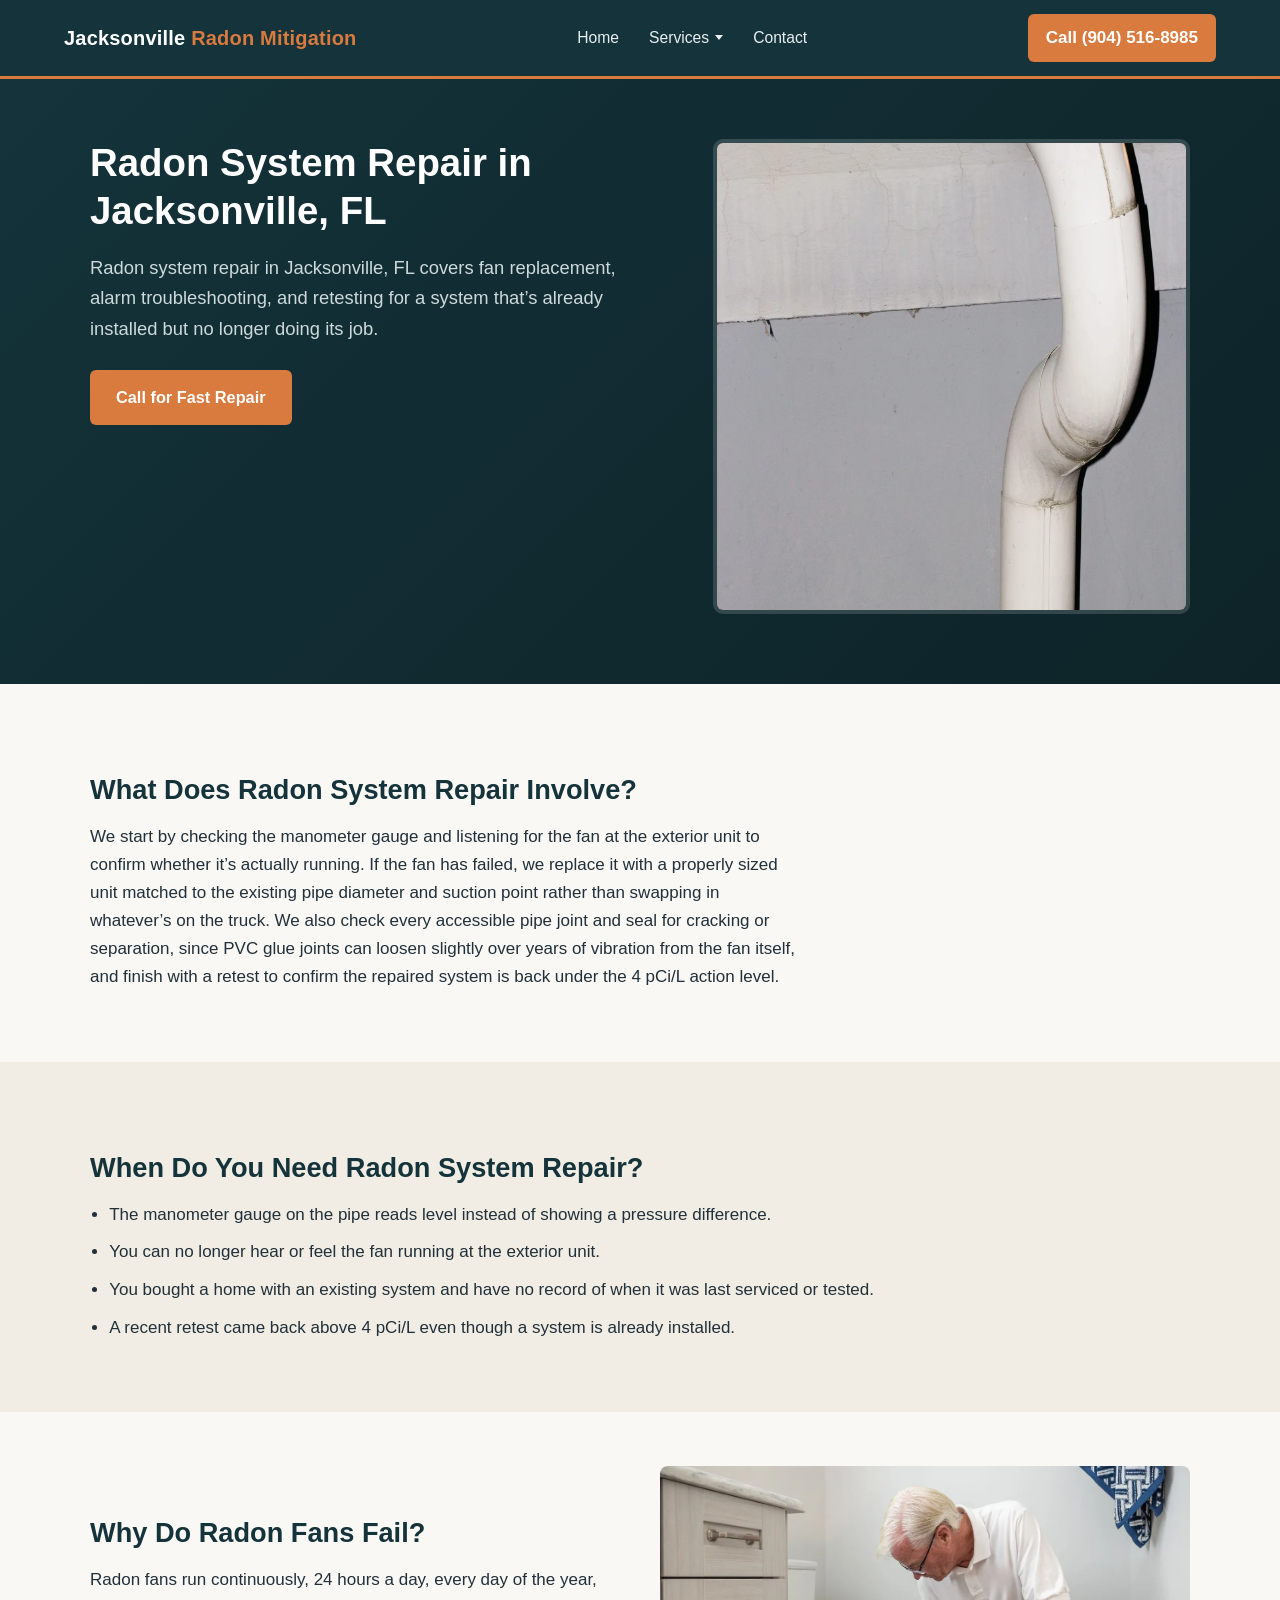
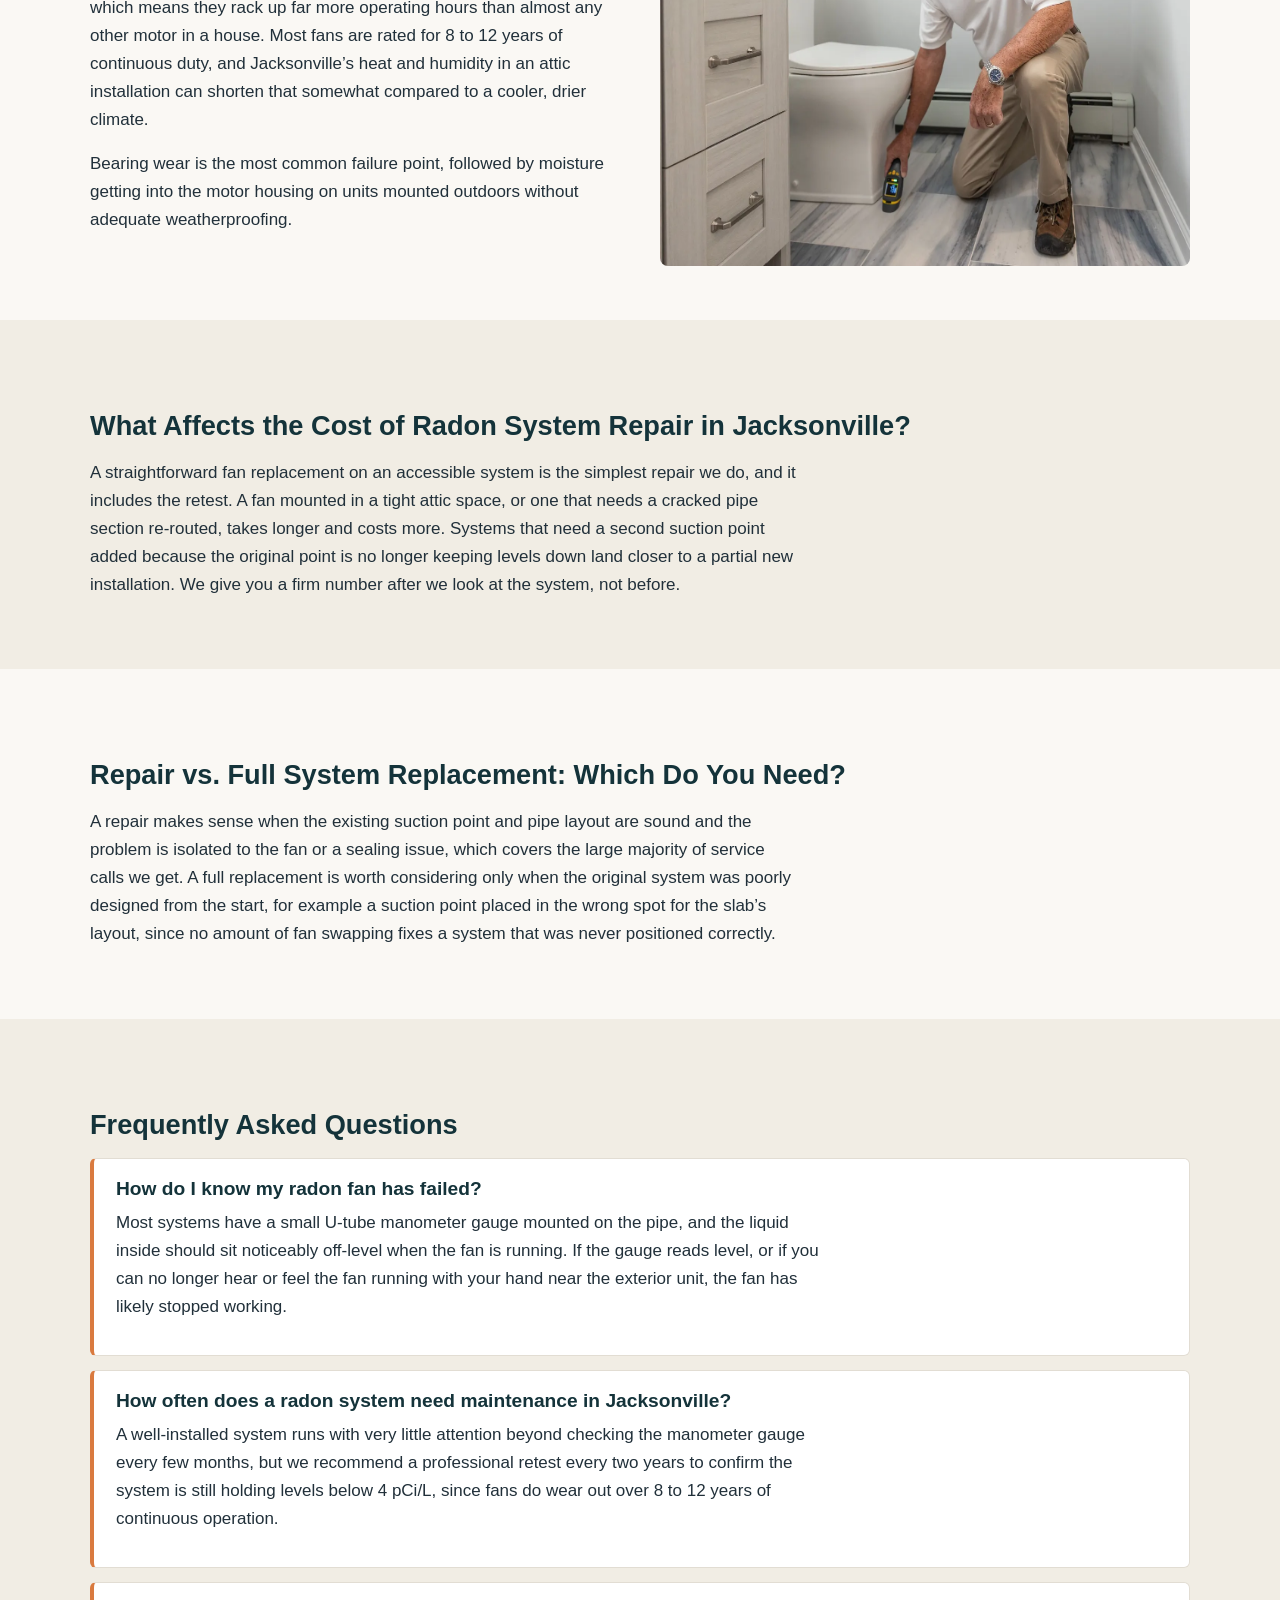
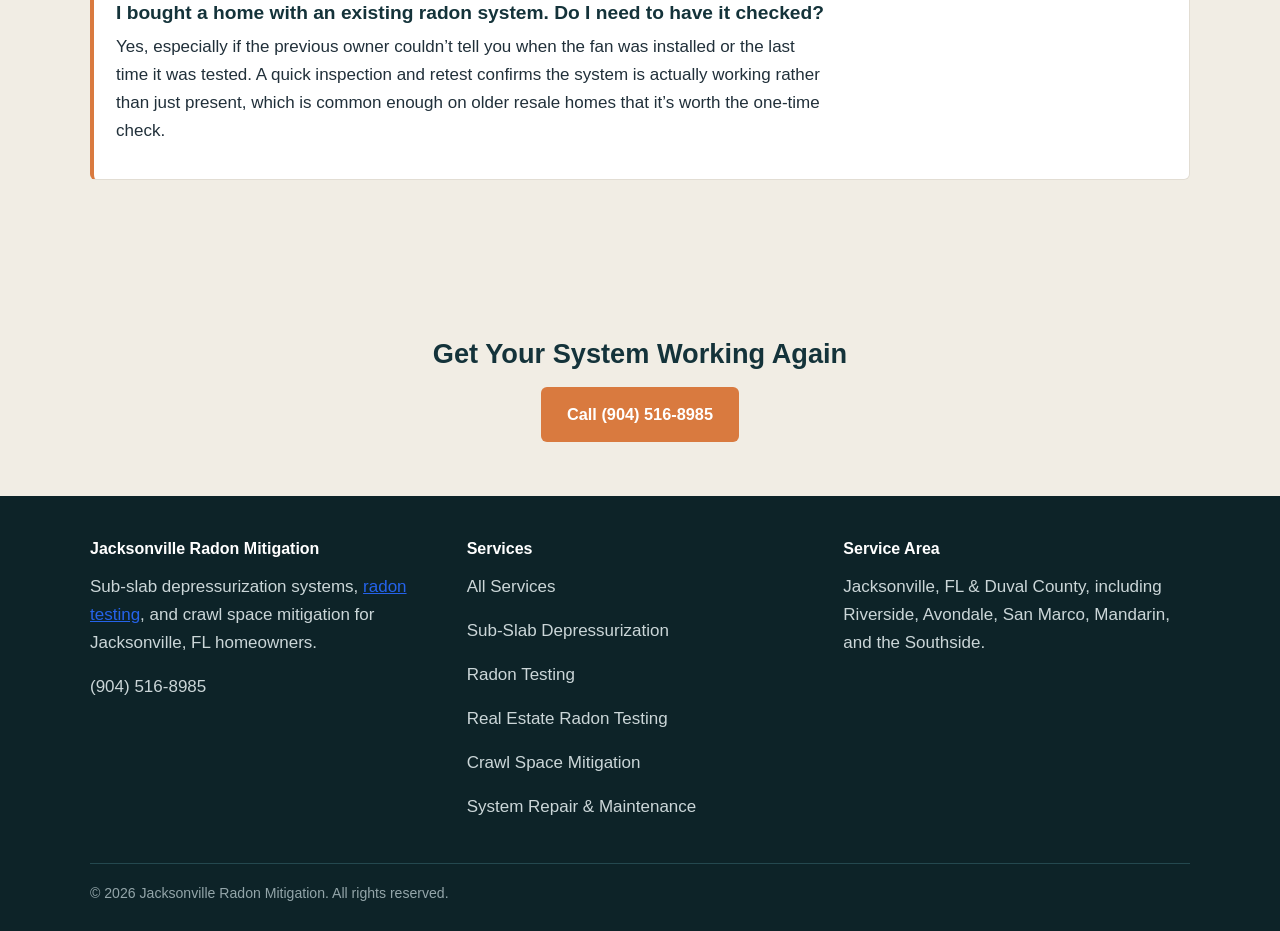
<file: radon-system-repair-jacksonville.html>
<!DOCTYPE html>

<html lang="en">
<head>
<link href="https://www.jacksonvilleradonmitigation.com/radon-system-repair-jacksonville.html" rel="canonical"/>
<meta charset="utf-8"/>
<meta content="width=device-width, initial-scale=1.0" name="viewport"/>
<title>Radon System Repair in Jacksonville, FL | Fast Fixes</title>
<meta content="Radon system repair and maintenance in Jacksonville, FL. Fan replacement, alarm troubleshooting, retesting. Call (904) 516-8985." name="description"/>
<link href="styles.css" rel="stylesheet"/>
<script type="application/ld+json">
{
  "@context": "https://schema.org",
  "@type": "LocalBusiness",
  "name": "Jacksonville Radon Mitigation",
  "telephone": "(904) 516-8985",
  "address": { "@type": "PostalAddress", "addressLocality": "Jacksonville", "addressRegion": "FL", "addressCountry": "US" },
  "areaServed": "Jacksonville, FL",
  "description": "Radon system repair and maintenance in Jacksonville, FL",
  "openingHours": "Mo-Fr 08:00-18:00"
}
</script>
<script type="application/ld+json">
{
  "@context": "https://schema.org",
  "@type": "FAQPage",
  "mainEntity": [
    { "@type": "Question", "name": "How do I know my radon fan has failed?", "acceptedAnswer": { "@type": "Answer", "text": "Most systems have a small U-tube manometer gauge mounted on the pipe, and the liquid inside should sit noticeably off-level when the fan is running. If the gauge reads level, or if you can no longer hear or feel the fan running with your hand near the exterior unit, the fan has likely stopped working." } },
    { "@type": "Question", "name": "How often does a radon system need maintenance in Jacksonville?", "acceptedAnswer": { "@type": "Answer", "text": "A well-installed system runs with very little attention beyond checking the manometer gauge every few months, but we recommend a professional retest every two years to confirm the system is still holding levels below 4 pCi/L, since fans do wear out over 8 to 12 years of continuous operation." } },
    { "@type": "Question", "name": "I bought a home with an existing radon system. Do I need to have it checked?", "acceptedAnswer": { "@type": "Answer", "text": "Yes, especially if the previous owner couldn't tell you when the fan was installed or the last time it was tested. A quick inspection and retest confirms the system is actually working rather than just present, which is common enough on older resale homes that it's worth the one-time check." } }
  ]
}
</script>
</head>
<body>
<header class="site-header">
<nav class="nav-wrap">
<a class="brand" href="/">Jacksonville <span>Radon Mitigation</span></a>
<ul class="nav-links">
<li><a href="/">Home</a></li>
<li class="has-dropdown">
<a href="services.html">Services</a>
<div class="dropdown-menu">
<ul class="dropdown-menu-list">
<li><a href="sub-slab-depressurization-jacksonville.html">Sub-Slab Depressurization</a></li>
<li><a href="radon-testing-jacksonville.html">Radon Testing</a></li>
<li><a href="real-estate-radon-testing-jacksonville.html">Real Estate Radon Testing</a></li>
<li><a href="crawl-space-radon-mitigation-jacksonville.html">Crawl Space Radon Mitigation</a></li>
<li><a href="radon-system-repair-jacksonville.html">Radon System Repair &amp; Maintenance</a></li>
</ul>
</div>
</li>
<li><a href="contact.html">Contact</a></li>
</ul>
<a class="nav-cta" href="tel:+19045168985">Call (904) 516-8985</a>
</nav>
</header>
<section class="hero">
<div class="hero-inner">
<div>
<h1>Radon System Repair in Jacksonville, FL</h1>
<p class="lede">Radon system repair in Jacksonville, FL covers fan replacement, alarm troubleshooting, and retesting for a system that’s already installed but no longer doing its job.</p>
<div class="cta-row">
<a class="btn btn-primary" href="tel:+19045168985">Call for Fast Repair</a>
</div>
</div>
<div class="hero-img">
<img alt="radon system repair in Jacksonville" height="467" src="images/radon-vent-pipe-jacksonville.webp" width="700"/>
</div>
</div>
</section>
<main>
<section>
<div class="content-col">
<h2>What Does Radon System Repair Involve?</h2>
<p>We start by checking the manometer gauge and listening for the fan at the exterior unit to confirm whether it’s actually running. If the fan has failed, we replace it with a properly sized unit matched to the existing pipe diameter and suction point rather than swapping in whatever’s on the truck. We also check every accessible pipe joint and seal for cracking or separation, since PVC glue joints can loosen slightly over years of vibration from the fan itself, and finish with a retest to confirm the repaired system is back under the 4 pCi/L action level.</p>
</div>
</section>
<section class="alt">
<div class="content-col">
<h2>When Do You Need Radon System Repair?</h2>
<ul class="check-list">
<li>The manometer gauge on the pipe reads level instead of showing a pressure difference.</li>
<li>You can no longer hear or feel the fan running at the exterior unit.</li>
<li>You bought a home with an existing system and have no record of when it was last serviced or tested.</li>
<li>A recent retest came back above 4 pCi/L even though a system is already installed.</li>
</ul>
</div>
</section>
<section>
<div class="two-col">
<div>
<h2>Why Do Radon Fans Fail?</h2>
<p>Radon fans run continuously, 24 hours a day, every day of the year, which means they rack up far more operating hours than almost any other motor in a house. Most fans are rated for 8 to 12 years of continuous duty, and Jacksonville’s heat and humidity in an attic installation can shorten that somewhat compared to a cooler, drier climate.</p>
<p>Bearing wear is the most common failure point, followed by moisture getting into the motor housing on units mounted outdoors without adequate weatherproofing.</p>
</div>
<div>
<img alt="radon system repair inspection in Jacksonville" height="400" src="images/radon-monitor-reading-jacksonville.webp" style="border-radius:8px;" width="600"/>
</div>
</div>
</section>
<section class="alt">
<div class="content-col">
<h2>What Affects the Cost of Radon System Repair in Jacksonville?</h2>
<p>A straightforward fan replacement on an accessible system is the simplest repair we do, and it includes the retest. A fan mounted in a tight attic space, or one that needs a cracked pipe section re-routed, takes longer and costs more. Systems that need a second suction point added because the original point is no longer keeping levels down land closer to a partial new installation. We give you a firm number after we look at the system, not before.</p>
</div>
</section>
<section>
<div class="content-col">
<h2>Repair vs. Full System Replacement: Which Do You Need?</h2>
<p>A repair makes sense when the existing suction point and pipe layout are sound and the problem is isolated to the fan or a sealing issue, which covers the large majority of service calls we get. A full replacement is worth considering only when the original system was poorly designed from the start, for example a suction point placed in the wrong spot for the slab’s layout, since no amount of fan swapping fixes a system that was never positioned correctly.</p>
</div>
</section>
<section class="alt">
<div class="content-col">
<h2>Frequently Asked Questions</h2>
<div class="faq-item">
<h3>How do I know my radon fan has failed?</h3>
<p>Most systems have a small U-tube manometer gauge mounted on the pipe, and the liquid inside should sit noticeably off-level when the fan is running. If the gauge reads level, or if you can no longer hear or feel the fan running with your hand near the exterior unit, the fan has likely stopped working.</p>
</div>
<div class="faq-item">
<h3>How often does a radon system need maintenance in Jacksonville?</h3>
<p>A well-installed system runs with very little attention beyond checking the manometer gauge every few months, but we recommend a professional retest every two years to confirm the system is still holding levels below 4 pCi/L, since fans do wear out over 8 to 12 years of continuous operation.</p>
</div>
<div class="faq-item">
<h3>I bought a home with an existing radon system. Do I need to have it checked?</h3>
<p>Yes, especially if the previous owner couldn’t tell you when the fan was installed or the last time it was tested. A quick inspection and retest confirms the system is actually working rather than just present, which is common enough on older resale homes that it’s worth the one-time check.</p>
</div>
</div>
</section>
<section class="alt" style="text-align:center;">
<div class="content-col">
<h2>Get Your System Working Again</h2>
<a class="btn btn-primary" href="tel:+19045168985">Call (904) 516-8985</a>
</div>
</section>
</main>
<footer class="site-footer">
<div class="footer-inner">
<div>
<h4>Jacksonville Radon Mitigation</h4>
<p>Sub-slab depressurization systems, <a href="radon-testing-jacksonville.html" style="color:#2563eb;text-decoration:underline;">radon testing</a>, and crawl space mitigation for Jacksonville, FL homeowners.</p>
<p><a href="tel:+19045168985">(904) 516-8985</a></p>
</div>
<div>
<h4>Services</h4>
      <p><a href="services.html">All Services</a></p>
      <p><a href="sub-slab-depressurization-jacksonville.html">Sub-Slab Depressurization</a></p>
      <p><a href="radon-testing-jacksonville.html">Radon Testing</a></p>
      <p><a href="real-estate-radon-testing-jacksonville.html">Real Estate Radon Testing</a></p>
      <p><a href="crawl-space-radon-mitigation-jacksonville.html">Crawl Space Mitigation</a></p>
      <p><a href="radon-system-repair-jacksonville.html">System Repair &amp; Maintenance</a></p>
</div>
<div>
<h4>Service Area</h4>
<p>Jacksonville, FL &amp; Duval County, including Riverside, Avondale, San Marco, Mandarin, and the Southside.</p>
</div>
</div>
<div class="footer-bottom">
    © 2026 Jacksonville Radon Mitigation. All rights reserved.
  </div>
</footer>
</body>
</html>
</file>
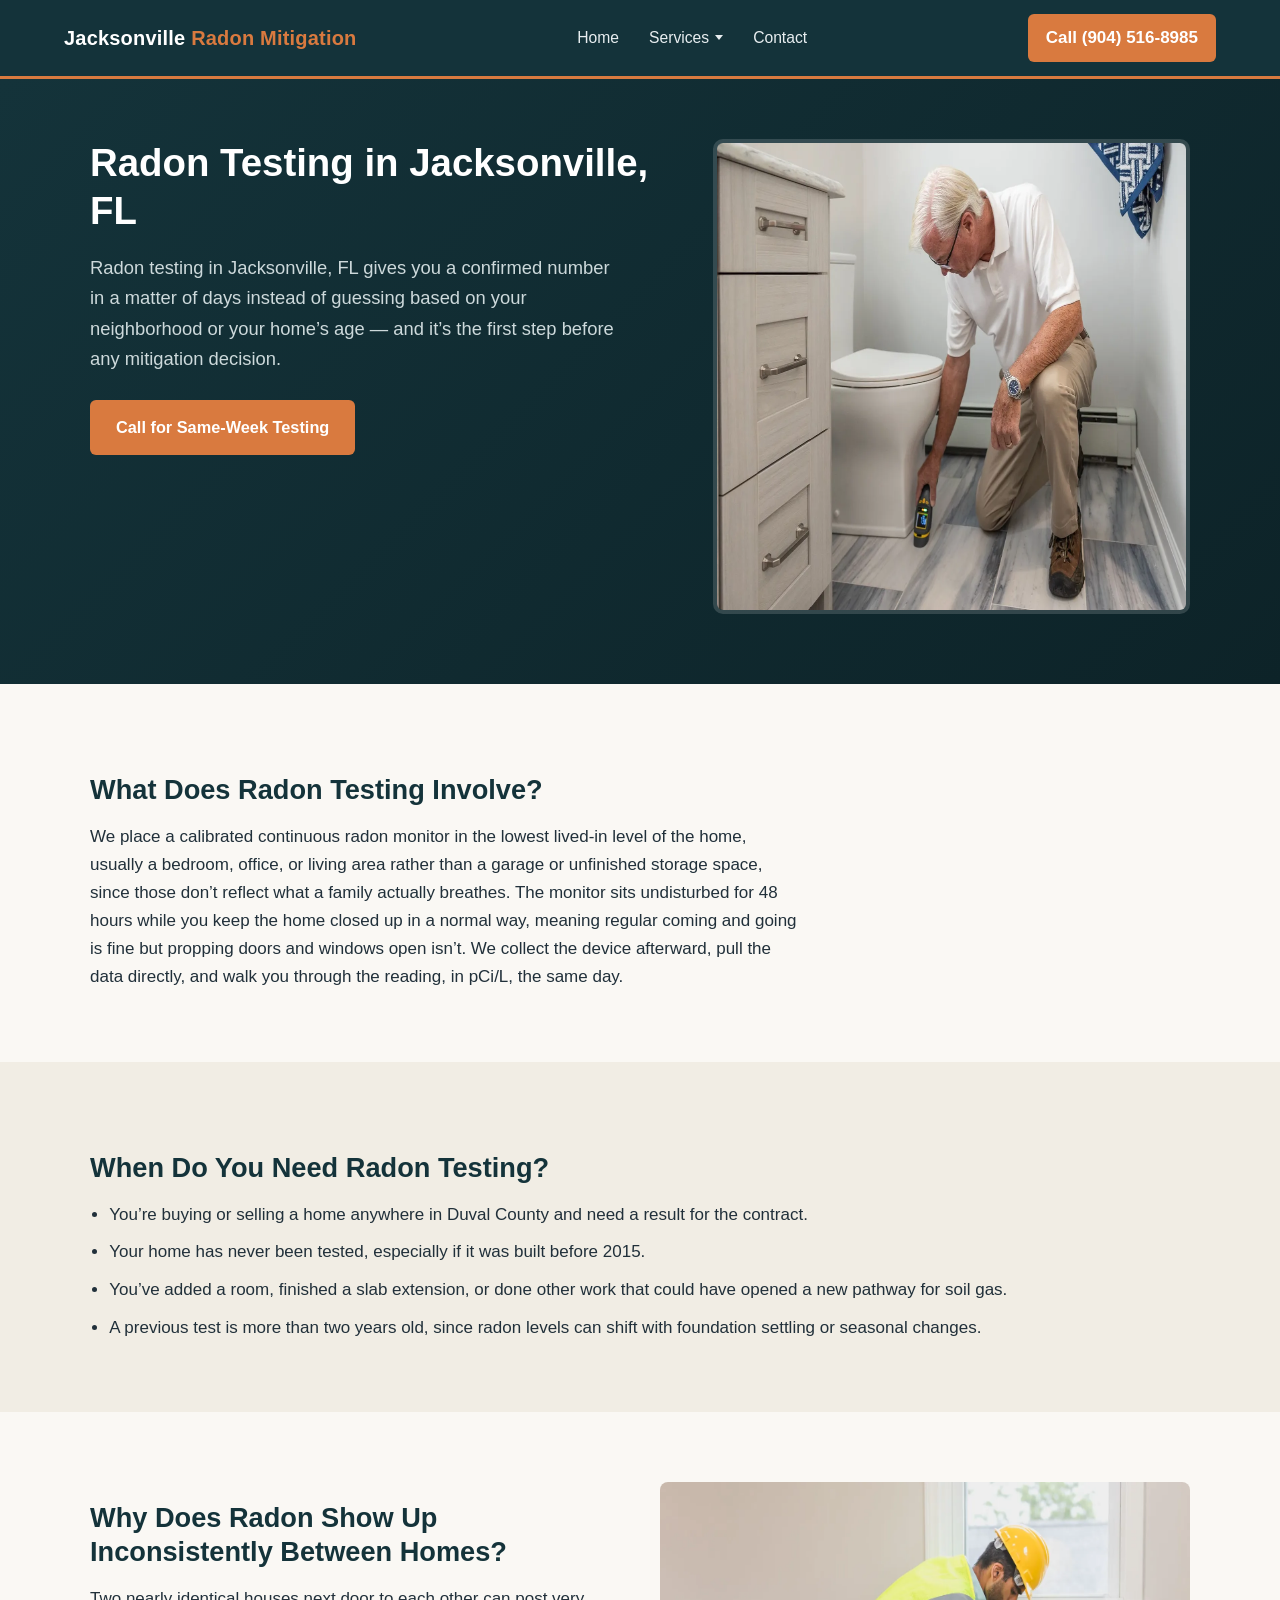
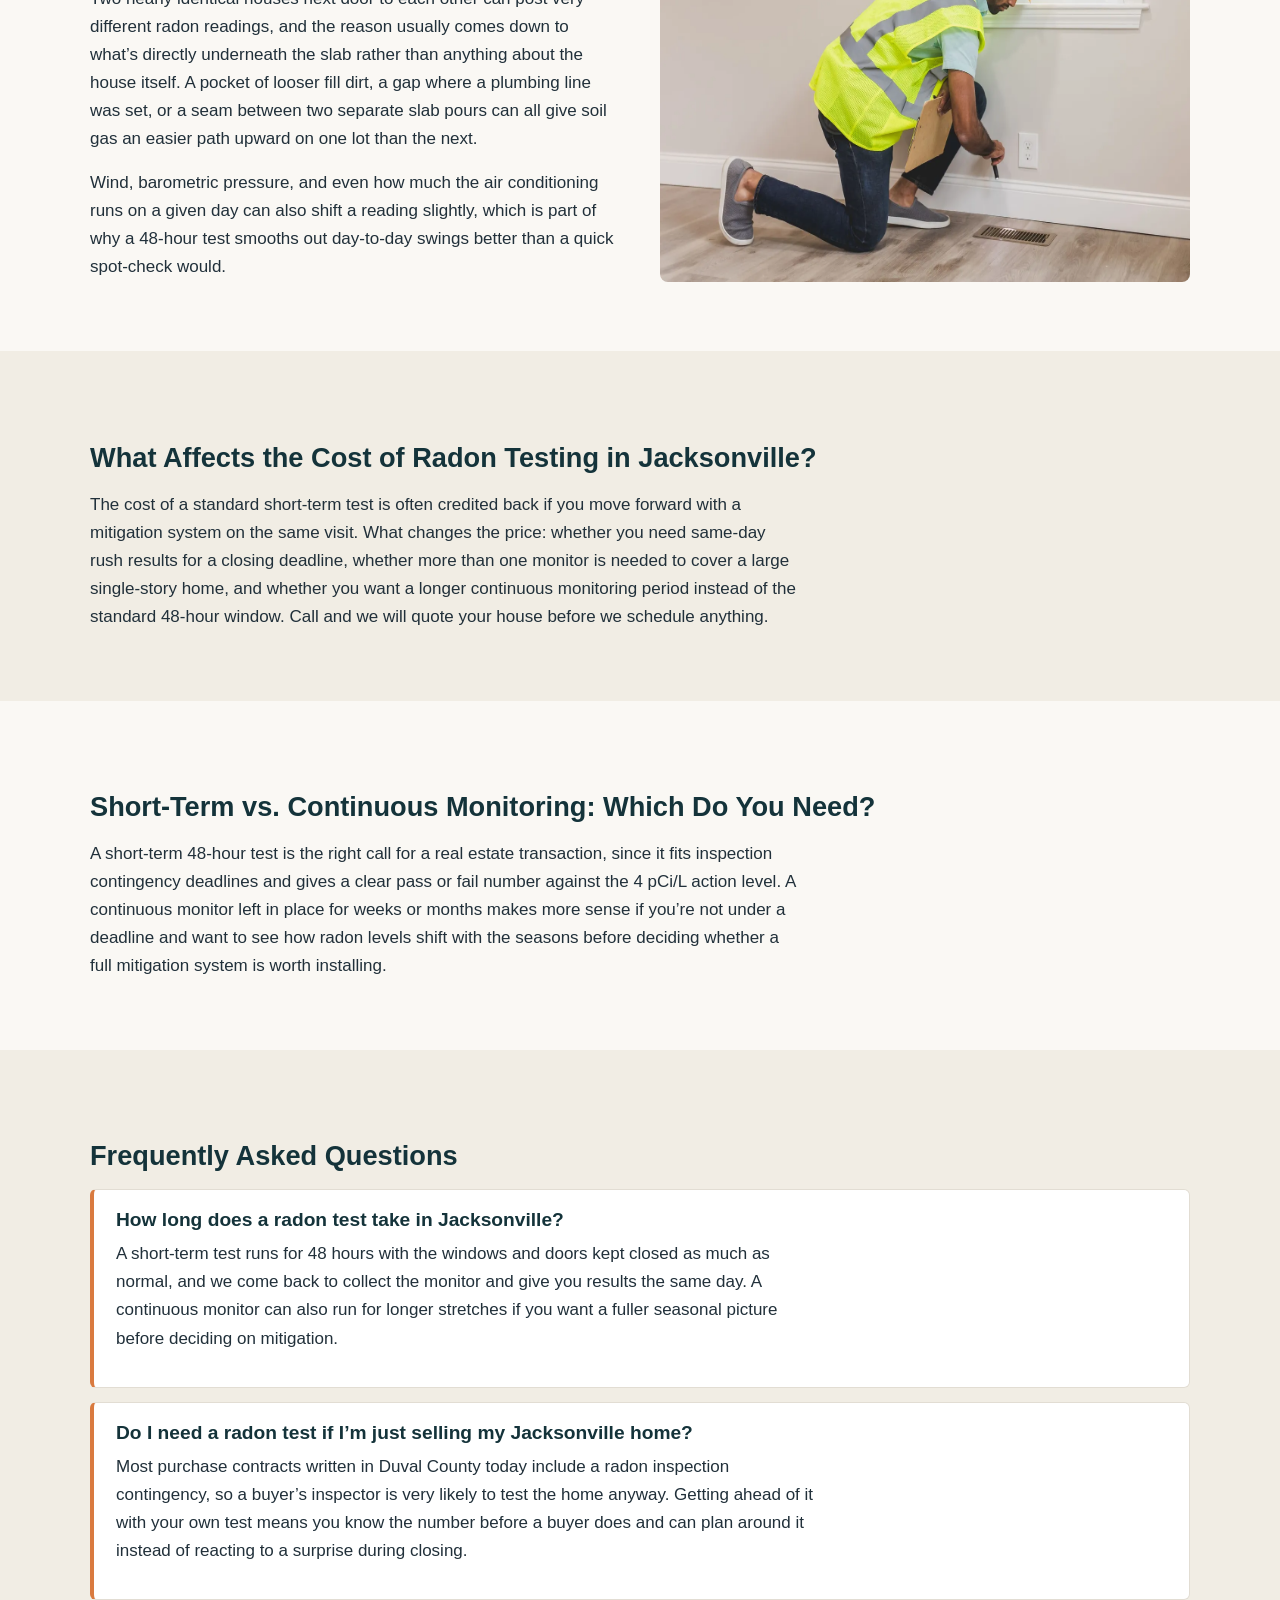
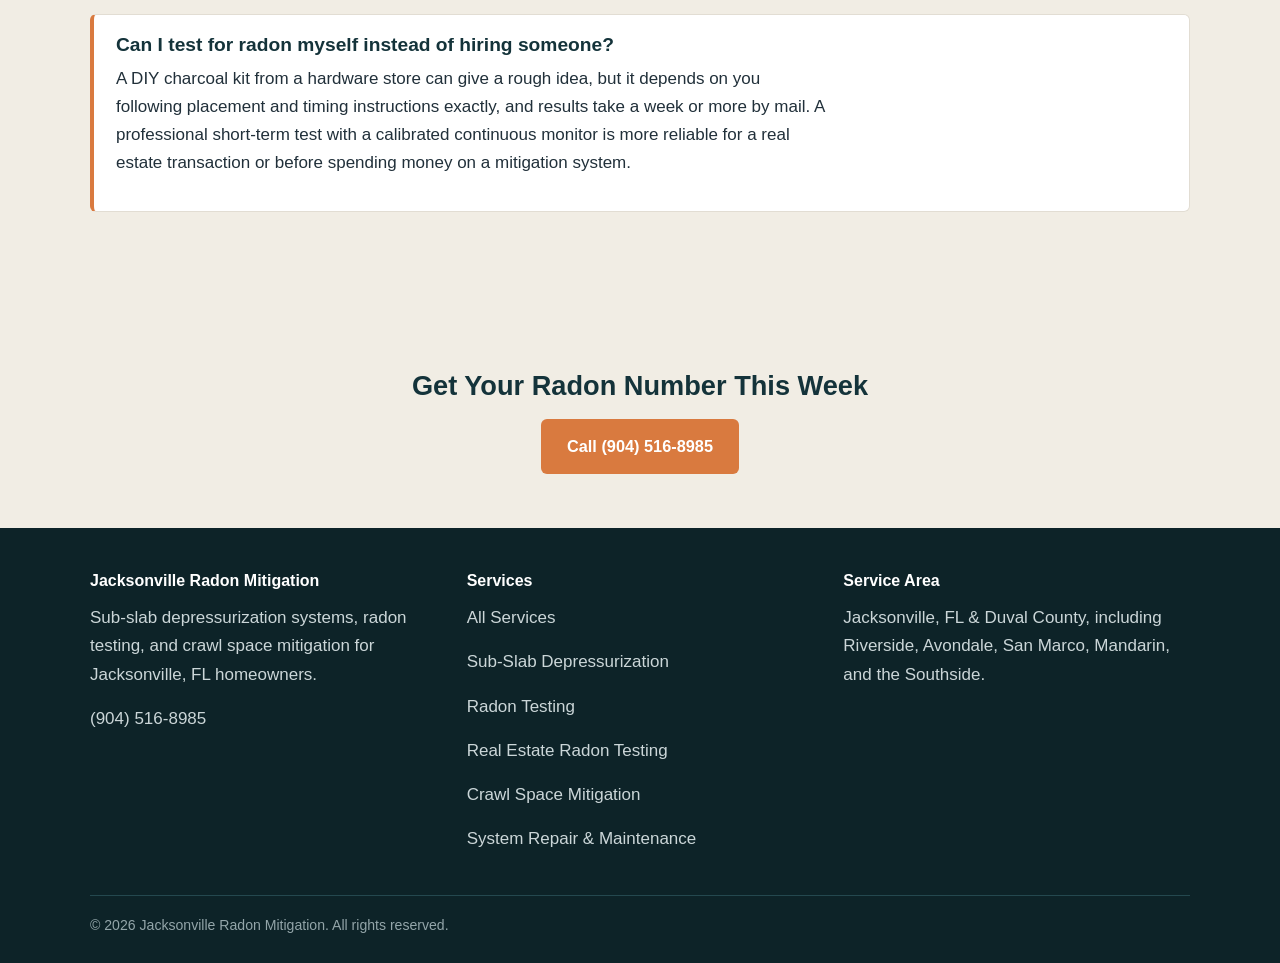
<file: radon-testing-jacksonville.html>
<!DOCTYPE html>
<html lang="en">
<head>
  <link rel="canonical" href="https://www.jacksonvilleradonmitigation.com/radon-testing-jacksonville.html">
<meta charset="UTF-8">
<meta name="viewport" content="width=device-width, initial-scale=1.0">
<title>Radon Testing in Jacksonville, FL | Same-Week Results</title>
<meta name="description" content="Certified radon testing in Jacksonville, FL with same-week results. Short-term and continuous monitor options. Call (904) 516-8985.">
<link rel="stylesheet" href="styles.css">
<script type="application/ld+json">
{
  "@context": "https://schema.org",
  "@type": "LocalBusiness",
  "name": "Jacksonville Radon Mitigation",
  "telephone": "(904) 516-8985",
  "address": { "@type": "PostalAddress", "addressLocality": "Jacksonville", "addressRegion": "FL", "addressCountry": "US" },
  "areaServed": "Jacksonville, FL",
  "description": "Radon testing in Jacksonville, FL",
  "openingHours": "Mo-Fr 08:00-18:00"
}
</script>
<script type="application/ld+json">
{
  "@context": "https://schema.org",
  "@type": "FAQPage",
  "mainEntity": [
    { "@type": "Question", "name": "How long does a radon test take in Jacksonville?", "acceptedAnswer": { "@type": "Answer", "text": "A short-term test runs for 48 hours with the windows and doors kept closed as much as normal, and we come back to collect the monitor and give you results the same day. A continuous monitor can also run for longer stretches if you want a fuller seasonal picture before deciding on mitigation." } },
    { "@type": "Question", "name": "Do I need a radon test if I'm just selling my Jacksonville home?", "acceptedAnswer": { "@type": "Answer", "text": "Most purchase contracts written in Duval County today include a radon inspection contingency, so a buyer's inspector is very likely to test the home anyway. Getting ahead of it with your own test means you know the number before a buyer does and can plan around it instead of reacting to a surprise during closing." } },
    { "@type": "Question", "name": "Can I test for radon myself instead of hiring someone?", "acceptedAnswer": { "@type": "Answer", "text": "A DIY charcoal kit from a hardware store can give a rough idea, but it depends on you following placement and timing instructions exactly, and results take a week or more by mail. A professional short-term test with a calibrated continuous monitor is more reliable for a real estate transaction or before spending money on a mitigation system." } }
  ]
}
</script>
</head>
<body>

<header class="site-header">
  <nav class="nav-wrap">
    <a class="brand" href="/">Jacksonville <span>Radon Mitigation</span></a>
    <ul class="nav-links">
      <li><a href="/">Home</a></li>
      <li class="has-dropdown">
        <a href="services.html">Services</a>
        <div class="dropdown-menu">
<ul class="dropdown-menu-list">
<li><a href="sub-slab-depressurization-jacksonville.html">Sub-Slab Depressurization</a></li>
<li><a href="radon-testing-jacksonville.html">Radon Testing</a></li>
<li><a href="real-estate-radon-testing-jacksonville.html">Real Estate Radon Testing</a></li>
<li><a href="crawl-space-radon-mitigation-jacksonville.html">Crawl Space Radon Mitigation</a></li>
<li><a href="radon-system-repair-jacksonville.html">Radon System Repair &amp; Maintenance</a></li>
</ul>
</div>
      </li>
      <li><a href="contact.html">Contact</a></li>
    </ul>
    <a class="nav-cta" href="tel:+19045168985">Call (904) 516-8985</a>
  </nav>
</header>

<section class="hero">
  <div class="hero-inner">
    <div>
      <h1>Radon Testing in Jacksonville, FL</h1>
      <p class="lede">Radon testing in Jacksonville, FL gives you a confirmed number in a matter of days instead of guessing based on your neighborhood or your home&rsquo;s age &mdash; and it&rsquo;s the first step before any mitigation decision.</p>
      <div class="cta-row">
        <a class="btn btn-primary" href="tel:+19045168985">Call for Same-Week Testing</a>
      </div>
    </div>
    <div class="hero-img">
      <img src="images/radon-monitor-reading-jacksonville.webp" alt="radon testing in Jacksonville home" width="700" height="467">
    </div>
  </div>
</section>

<main>

<section>
  <div class="content-col">
    <h2>What Does Radon Testing Involve?</h2>
    <p>We place a calibrated continuous radon monitor in the lowest lived-in level of the home, usually a bedroom, office, or living area rather than a garage or unfinished storage space, since those don&rsquo;t reflect what a family actually breathes. The monitor sits undisturbed for 48 hours while you keep the home closed up in a normal way, meaning regular coming and going is fine but propping doors and windows open isn&rsquo;t. We collect the device afterward, pull the data directly, and walk you through the reading, in pCi/L, the same day.</p>
  </div>
</section>

<section class="alt">
  <div class="content-col">
    <h2>When Do You Need Radon Testing?</h2>
    <ul class="check-list">
      <li>You&rsquo;re buying or selling a home anywhere in Duval County and need a result for the contract.</li>
      <li>Your home has never been tested, especially if it was built before 2015.</li>
      <li>You&rsquo;ve added a room, finished a slab extension, or done other work that could have opened a new pathway for soil gas.</li>
      <li>A previous test is more than two years old, since radon levels can shift with foundation settling or seasonal changes.</li>
    </ul>
  </div>
</section>

<section>
  <div class="two-col">
    <div>
      <h2>Why Does Radon Show Up Inconsistently Between Homes?</h2>
      <p>Two nearly identical houses next door to each other can post very different radon readings, and the reason usually comes down to what&rsquo;s directly underneath the slab rather than anything about the house itself. A pocket of looser fill dirt, a gap where a plumbing line was set, or a seam between two separate slab pours can all give soil gas an easier path upward on one lot than the next.</p>
      <p>Wind, barometric pressure, and even how much the air conditioning runs on a given day can also shift a reading slightly, which is part of why a 48-hour test smooths out day-to-day swings better than a quick spot-check would.</p>
    </div>
    <div>
      <img src="images/radon-slab-floor-inspection-jacksonville.webp" alt="radon testing in Jacksonville home floor" width="600" height="400" style="border-radius:8px;">
    </div>
  </div>
</section>

<section class="alt">
  <div class="content-col">
    <h2>What Affects the Cost of Radon Testing in Jacksonville?</h2>
    <p>The cost of a standard short-term test is often credited back if you move forward with a mitigation system on the same visit. What changes the price: whether you need same-day rush results for a closing deadline, whether more than one monitor is needed to cover a large single-story home, and whether you want a longer continuous monitoring period instead of the standard 48-hour window. Call and we will quote your house before we schedule anything.</p>
  </div>
</section>

<section>
  <div class="content-col">
    <h2>Short-Term vs. Continuous Monitoring: Which Do You Need?</h2>
    <p>A short-term 48-hour test is the right call for a real estate transaction, since it fits inspection contingency deadlines and gives a clear pass or fail number against the 4 pCi/L action level. A continuous monitor left in place for weeks or months makes more sense if you&rsquo;re not under a deadline and want to see how radon levels shift with the seasons before deciding whether a full mitigation system is worth installing.</p>
  </div>
</section>

<section class="alt">
  <div class="content-col">
    <h2>Frequently Asked Questions</h2>

    <div class="faq-item">
      <h3>How long does a radon test take in Jacksonville?</h3>
      <p>A short-term test runs for 48 hours with the windows and doors kept closed as much as normal, and we come back to collect the monitor and give you results the same day. A continuous monitor can also run for longer stretches if you want a fuller seasonal picture before deciding on mitigation.</p>
    </div>

    <div class="faq-item">
      <h3>Do I need a radon test if I&rsquo;m just selling my Jacksonville home?</h3>
      <p>Most purchase contracts written in Duval County today include a radon inspection contingency, so a buyer&rsquo;s inspector is very likely to test the home anyway. Getting ahead of it with your own test means you know the number before a buyer does and can plan around it instead of reacting to a surprise during closing.</p>
    </div>

    <div class="faq-item">
      <h3>Can I test for radon myself instead of hiring someone?</h3>
      <p>A DIY charcoal kit from a hardware store can give a rough idea, but it depends on you following placement and timing instructions exactly, and results take a week or more by mail. A professional short-term test with a calibrated continuous monitor is more reliable for a real estate transaction or before spending money on a mitigation system.</p>
    </div>
  </div>
</section>

<section class="alt" style="text-align:center;">
  <div class="content-col">
    <h2>Get Your Radon Number This Week</h2>
    <a class="btn btn-primary" href="tel:+19045168985">Call (904) 516-8985</a>
  </div>
</section>

</main>

<footer class="site-footer">
  <div class="footer-inner">
    <div>
      <h4>Jacksonville Radon Mitigation</h4>
      <p>Sub-slab depressurization systems, radon testing, and crawl space mitigation for Jacksonville, FL homeowners.</p>
      <p><a href="tel:+19045168985">(904) 516-8985</a></p>
    </div>
    <div>
      <h4>Services</h4>
      <p><a href="services.html">All Services</a></p>
      <p><a href="sub-slab-depressurization-jacksonville.html">Sub-Slab Depressurization</a></p>
      <p><a href="radon-testing-jacksonville.html">Radon Testing</a></p>
      <p><a href="real-estate-radon-testing-jacksonville.html">Real Estate Radon Testing</a></p>
      <p><a href="crawl-space-radon-mitigation-jacksonville.html">Crawl Space Mitigation</a></p>
      <p><a href="radon-system-repair-jacksonville.html">System Repair &amp; Maintenance</a></p>
    </div>
    <div>
      <h4>Service Area</h4>
      <p>Jacksonville, FL &amp; Duval County, including Riverside, Avondale, San Marco, Mandarin, and the Southside.</p>
    </div>
  </div>
  <div class="footer-bottom">
    &copy; 2026 Jacksonville Radon Mitigation. All rights reserved.
  </div>
</footer>

</body>
</html>
</file>
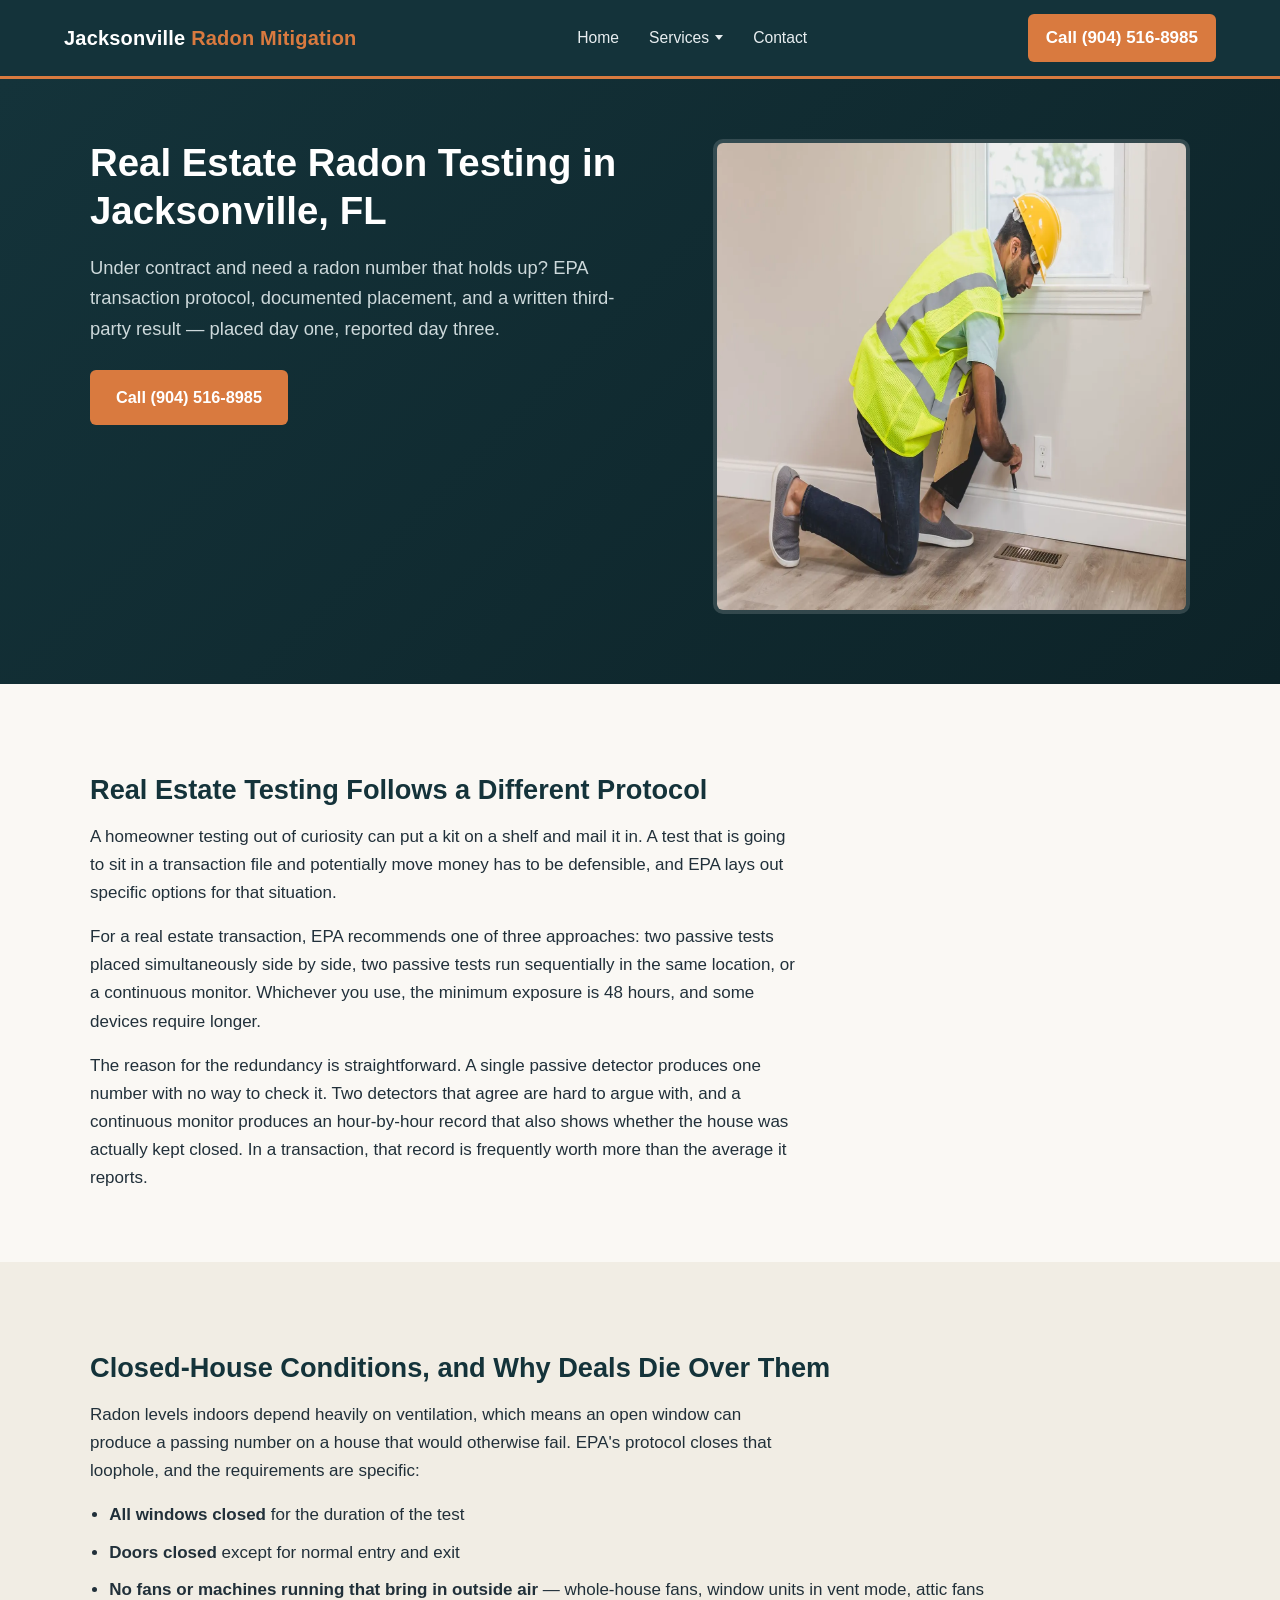
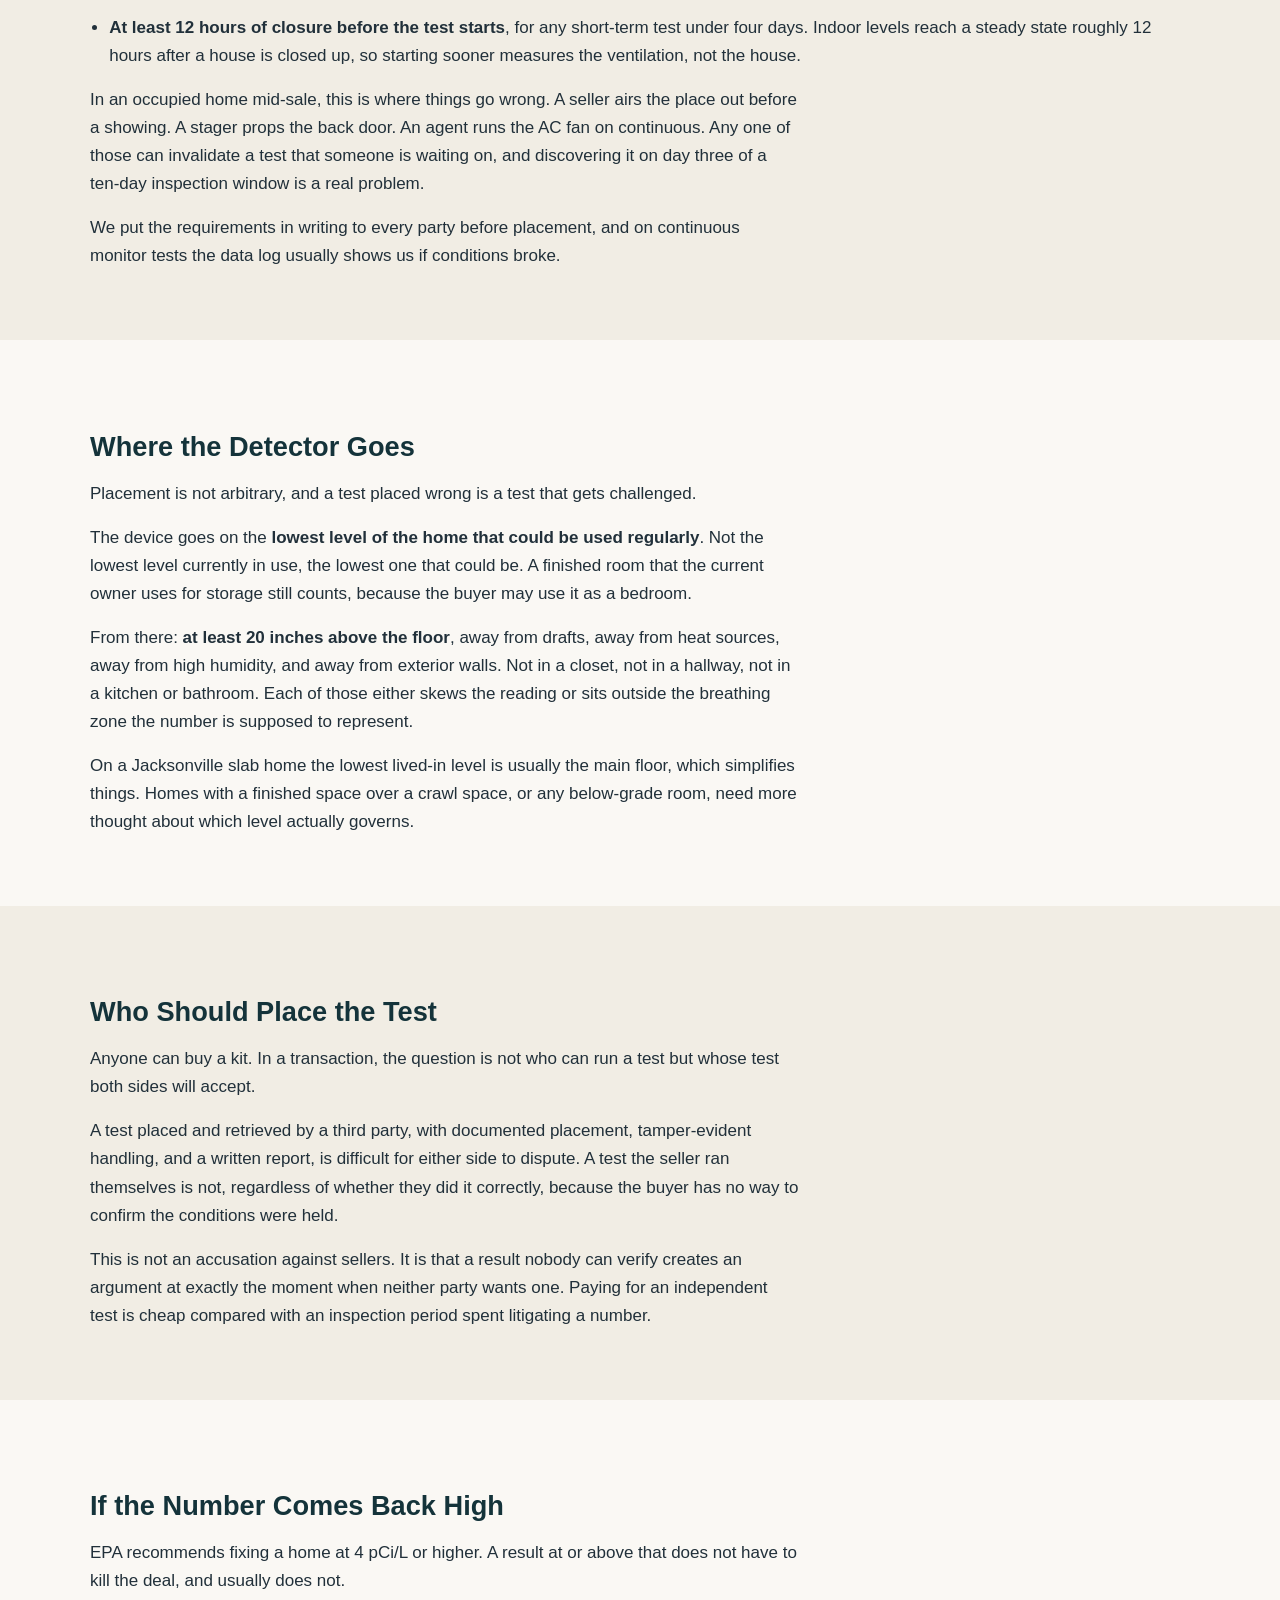
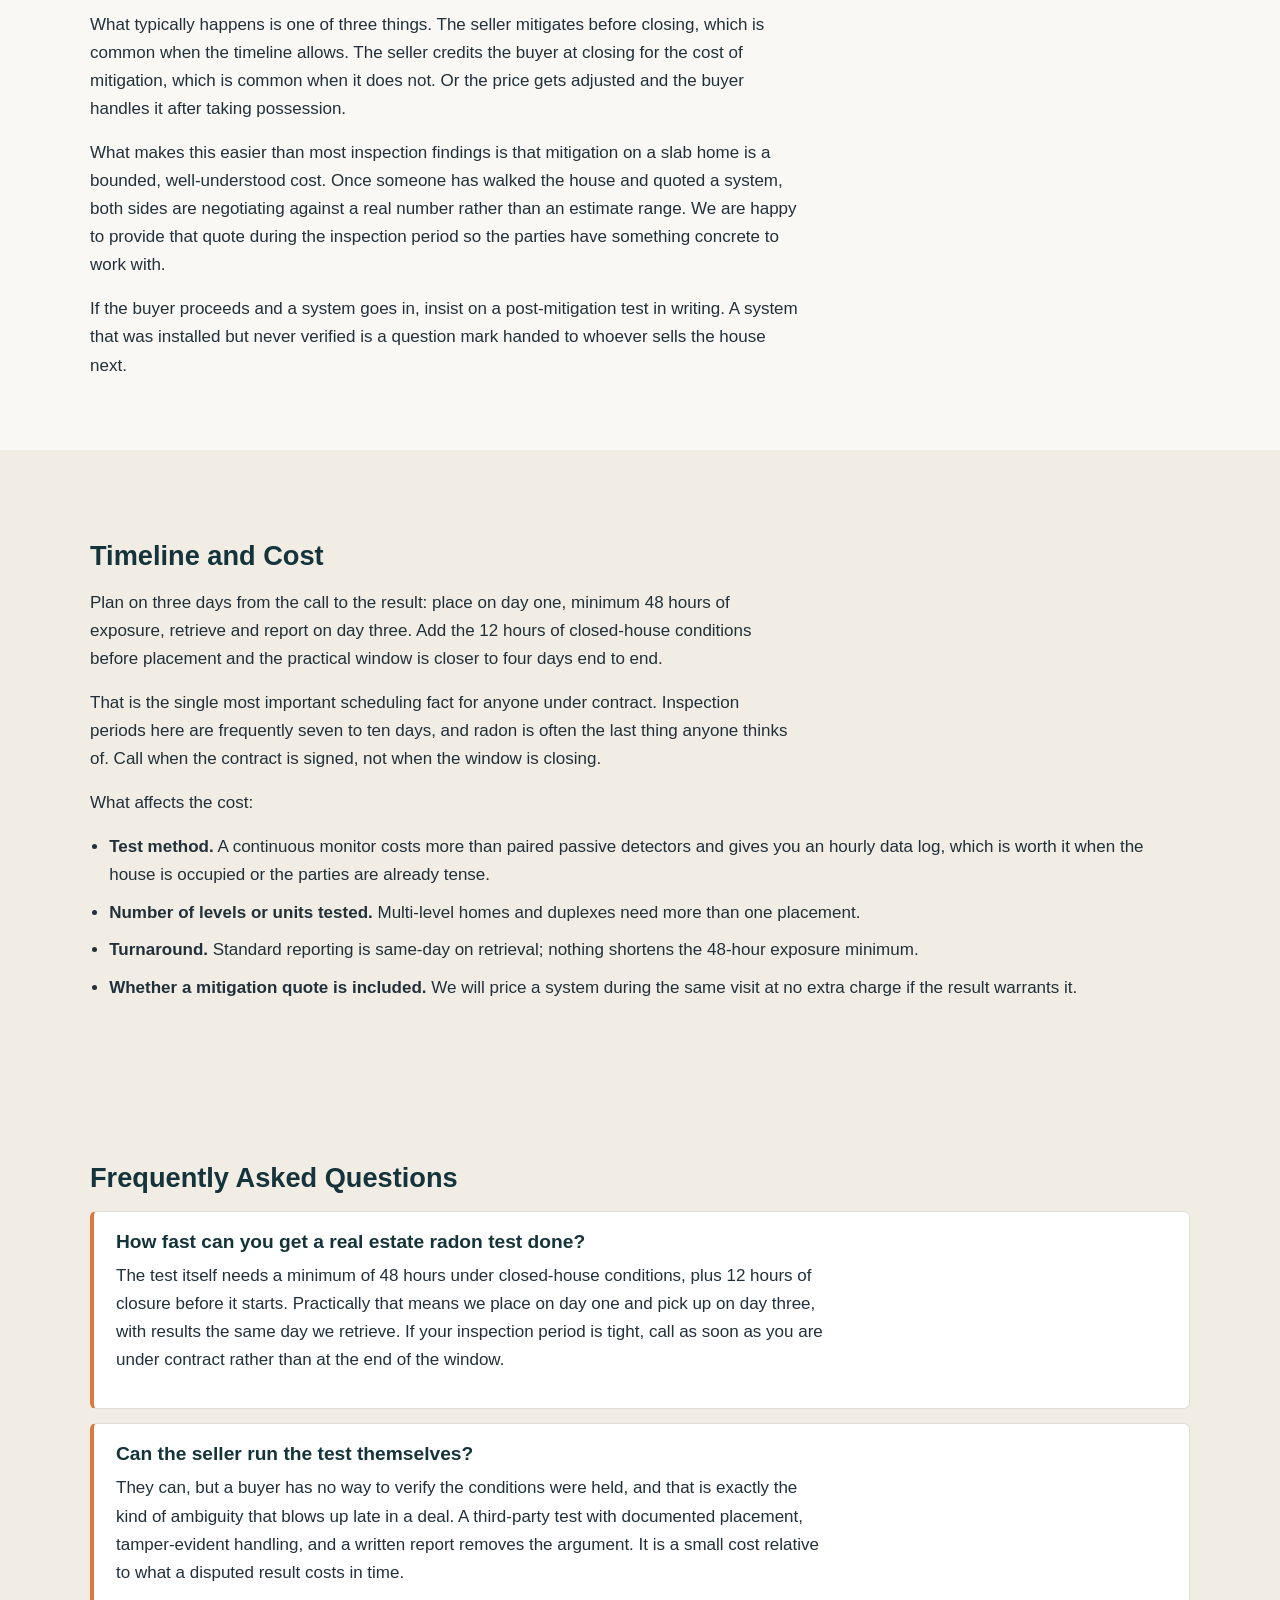
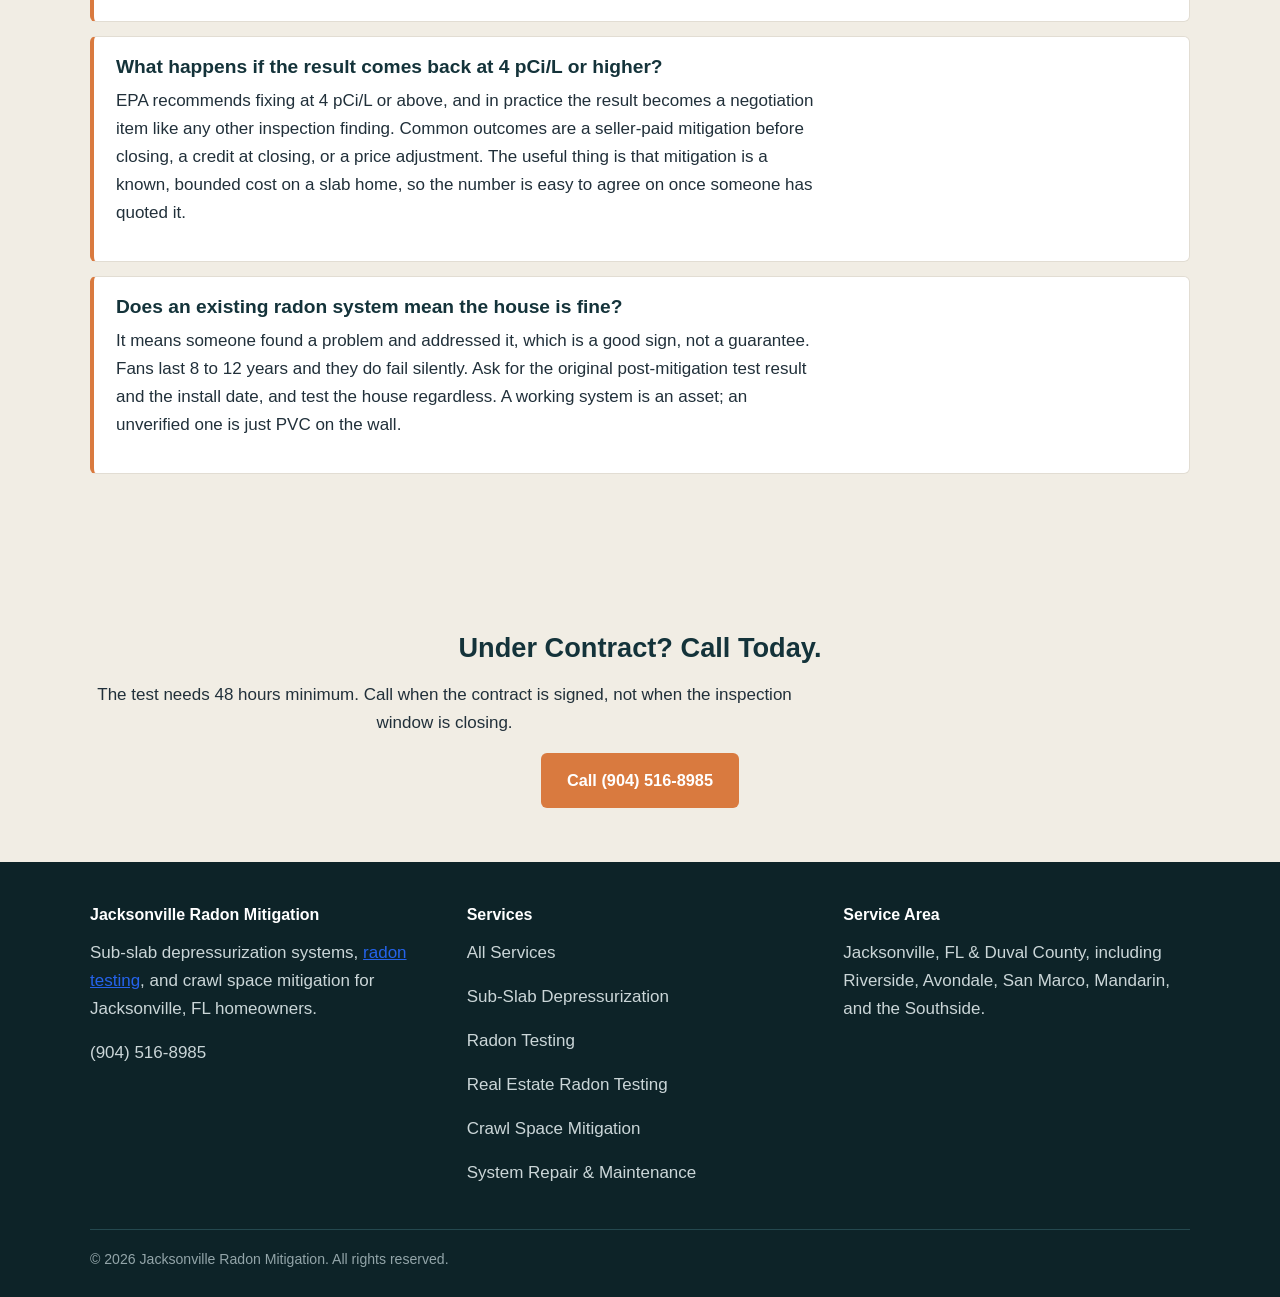
<file: real-estate-radon-testing-jacksonville.html>
<!DOCTYPE html>

<html lang="en">
<head>
<link href="https://www.jacksonvilleradonmitigation.com/real-estate-radon-testing-jacksonville.html" rel="canonical"/>
<meta charset="utf-8"/>
<meta content="width=device-width, initial-scale=1.0" name="viewport"/>
<title>Real Estate Radon Testing in Jacksonville, FL | 48-Hour Results</title>
<meta content="Radon testing for Jacksonville, FL real estate transactions. EPA protocol, closed-house conditions, documented third-party results in 48 hours. Call (904) 516-8985." name="description"/>
<link href="styles.css" rel="stylesheet"/>
<script type="application/ld+json">
{
  "@context": "https://schema.org",
  "@type": "LocalBusiness",
  "name": "Jacksonville Radon Mitigation",
  "telephone": "(904) 516-8985",
  "address": { "@type": "PostalAddress", "addressLocality": "Jacksonville", "addressRegion": "FL", "addressCountry": "US" },
  "areaServed": "Jacksonville, FL",
  "description": "Real estate transaction radon testing in Jacksonville, FL",
  "openingHours": "Mo-Fr 08:00-18:00"
}
</script>
<script type="application/ld+json">
{
  "@context": "https://schema.org",
  "@type": "FAQPage",
  "mainEntity": [
    { "@type": "Question", "name": "How fast can you get a real estate radon test done?", "acceptedAnswer": { "@type": "Answer", "text": "The test itself needs a minimum of 48 hours under closed-house conditions, plus 12 hours of closure before it starts. Practically that means we place on day one and pick up on day three, with results the same day we retrieve. If your inspection period is tight, call as soon as you are under contract rather than at the end of the window." } },
    { "@type": "Question", "name": "Can the seller run the test themselves?", "acceptedAnswer": { "@type": "Answer", "text": "They can, but a buyer has no way to verify the conditions were held, and that is exactly the kind of ambiguity that blows up late in a deal. A third-party test with documented placement, tamper-evident handling, and a written report removes the argument. It is a small cost relative to what a disputed result costs in time." } },
    { "@type": "Question", "name": "What happens if the result comes back at 4 pCi/L or higher?", "acceptedAnswer": { "@type": "Answer", "text": "EPA recommends fixing at 4 pCi/L or above, and in practice the result becomes a negotiation item like any other inspection finding. Common outcomes are a seller-paid mitigation before closing, a credit at closing, or a price adjustment. The useful thing is that mitigation is a known, bounded cost on a slab home, so the number is easy to agree on once someone has quoted it." } },
    { "@type": "Question", "name": "Does an existing radon system mean the house is fine?", "acceptedAnswer": { "@type": "Answer", "text": "It means someone found a problem and addressed it, which is a good sign, not a guarantee. Fans last 8 to 12 years and they do fail silently. Ask for the original post-mitigation test result and the install date, and test the house regardless. A working system is an asset; an unverified one is just PVC on the wall." } }
  ]
}
</script>
</head>
<body>
<header class="site-header">
<nav class="nav-wrap">
<a class="brand" href="/">Jacksonville <span>Radon Mitigation</span></a>
<ul class="nav-links">
<li><a href="/">Home</a></li>
<li class="has-dropdown">
<a href="services.html">Services</a>
<div class="dropdown-menu">
<ul class="dropdown-menu-list">
<li><a href="sub-slab-depressurization-jacksonville.html">Sub-Slab Depressurization</a></li>
<li><a href="radon-testing-jacksonville.html">Radon Testing</a></li>
<li><a href="real-estate-radon-testing-jacksonville.html">Real Estate Radon Testing</a></li>
<li><a href="crawl-space-radon-mitigation-jacksonville.html">Crawl Space Radon Mitigation</a></li>
<li><a href="radon-system-repair-jacksonville.html">Radon System Repair &amp; Maintenance</a></li>
</ul>
</div>
</li>
<li><a href="contact.html">Contact</a></li>
</ul>
<a class="nav-cta" href="tel:+19045168985">Call (904) 516-8985</a>
</nav>
</header>
<section class="hero">
<div class="hero-inner">
<div>
<h1>Real Estate Radon Testing in Jacksonville, FL</h1>
<p class="lede">Under contract and need a radon number that holds up? EPA transaction protocol, documented placement, and a written third-party result &mdash; placed day one, reported day three.</p>
<div class="cta-row">
<a class="btn btn-primary" href="tel:+19045168985">Call (904) 516-8985</a>
</div>
</div>
<div class="hero-img">
<img alt="radon inspector placing a test in a Jacksonville home during a real estate transaction" height="467" src="images/radon-slab-floor-inspection-jacksonville.webp" width="700"/>
</div>
</div>
</section>
<main>
<section>
<div class="content-col">
<h2>Real Estate Testing Follows a Different Protocol</h2>
<p>A homeowner testing out of curiosity can put a kit on a shelf and mail it in. A test that is going to sit in a transaction file and potentially move money has to be defensible, and EPA lays out specific options for that situation.</p>
<p>For a real estate transaction, EPA recommends one of three approaches: two passive tests placed simultaneously side by side, two passive tests run sequentially in the same location, or a continuous monitor. Whichever you use, the minimum exposure is 48 hours, and some devices require longer.</p>
<p>The reason for the redundancy is straightforward. A single passive detector produces one number with no way to check it. Two detectors that agree are hard to argue with, and a continuous monitor produces an hour-by-hour record that also shows whether the house was actually kept closed. In a transaction, that record is frequently worth more than the average it reports.</p>
</div>
</section>
<section class="alt">
<div class="content-col">
<h2>Closed-House Conditions, and Why Deals Die Over Them</h2>
<p>Radon levels indoors depend heavily on ventilation, which means an open window can produce a passing number on a house that would otherwise fail. EPA's protocol closes that loophole, and the requirements are specific:</p>
<ul class="check-list">
<li><strong>All windows closed</strong> for the duration of the test</li>
<li><strong>Doors closed</strong> except for normal entry and exit</li>
<li><strong>No fans or machines running that bring in outside air</strong> &mdash; whole-house fans, window units in vent mode, attic fans</li>
<li><strong>At least 12 hours of closure before the test starts</strong>, for any short-term test under four days. Indoor levels reach a steady state roughly 12 hours after a house is closed up, so starting sooner measures the ventilation, not the house.</li>
</ul>
<p>In an occupied home mid-sale, this is where things go wrong. A seller airs the place out before a showing. A stager props the back door. An agent runs the AC fan on continuous. Any one of those can invalidate a test that someone is waiting on, and discovering it on day three of a ten-day inspection window is a real problem.</p>
<p>We put the requirements in writing to every party before placement, and on continuous monitor tests the data log usually shows us if conditions broke.</p>
</div>
</section>
<section>
<div class="content-col">
<h2>Where the Detector Goes</h2>
<p>Placement is not arbitrary, and a test placed wrong is a test that gets challenged.</p>
<p>The device goes on the <strong>lowest level of the home that could be used regularly</strong>. Not the lowest level currently in use, the lowest one that could be. A finished room that the current owner uses for storage still counts, because the buyer may use it as a bedroom.</p>
<p>From there: <strong>at least 20 inches above the floor</strong>, away from drafts, away from heat sources, away from high humidity, and away from exterior walls. Not in a closet, not in a hallway, not in a kitchen or bathroom. Each of those either skews the reading or sits outside the breathing zone the number is supposed to represent.</p>
<p>On a Jacksonville slab home the lowest lived-in level is usually the main floor, which simplifies things. Homes with a finished space over a crawl space, or any below-grade room, need more thought about which level actually governs.</p>
</div>
</section>
<section class="alt">
<div class="content-col">
<h2>Who Should Place the Test</h2>
<p>Anyone can buy a kit. In a transaction, the question is not who can run a test but whose test both sides will accept.</p>
<p>A test placed and retrieved by a third party, with documented placement, tamper-evident handling, and a written report, is difficult for either side to dispute. A test the seller ran themselves is not, regardless of whether they did it correctly, because the buyer has no way to confirm the conditions were held.</p>
<p>This is not an accusation against sellers. It is that a result nobody can verify creates an argument at exactly the moment when neither party wants one. Paying for an independent test is cheap compared with an inspection period spent litigating a number.</p>
</div>
</section>
<section>
<div class="content-col">
<h2>If the Number Comes Back High</h2>
<p>EPA recommends fixing a home at 4 pCi/L or higher. A result at or above that does not have to kill the deal, and usually does not.</p>
<p>What typically happens is one of three things. The seller mitigates before closing, which is common when the timeline allows. The seller credits the buyer at closing for the cost of mitigation, which is common when it does not. Or the price gets adjusted and the buyer handles it after taking possession.</p>
<p>What makes this easier than most inspection findings is that mitigation on a slab home is a bounded, well-understood cost. Once someone has walked the house and quoted a system, both sides are negotiating against a real number rather than an estimate range. We are happy to provide that quote during the inspection period so the parties have something concrete to work with.</p>
<p>If the buyer proceeds and a system goes in, insist on a post-mitigation test in writing. A system that was installed but never verified is a question mark handed to whoever sells the house next.</p>
</div>
</section>
<section class="alt">
<div class="content-col">
<h2>Timeline and Cost</h2>
<p>Plan on three days from the call to the result: place on day one, minimum 48 hours of exposure, retrieve and report on day three. Add the 12 hours of closed-house conditions before placement and the practical window is closer to four days end to end.</p>
<p>That is the single most important scheduling fact for anyone under contract. Inspection periods here are frequently seven to ten days, and radon is often the last thing anyone thinks of. Call when the contract is signed, not when the window is closing.</p>
<p>What affects the cost:</p>
<ul class="check-list">
<li><strong>Test method.</strong> A continuous monitor costs more than paired passive detectors and gives you an hourly data log, which is worth it when the house is occupied or the parties are already tense.</li>
<li><strong>Number of levels or units tested.</strong> Multi-level homes and duplexes need more than one placement.</li>
<li><strong>Turnaround.</strong> Standard reporting is same-day on retrieval; nothing shortens the 48-hour exposure minimum.</li>
<li><strong>Whether a mitigation quote is included.</strong> We will price a system during the same visit at no extra charge if the result warrants it.</li>
</ul>
</div>
</section>
<section class="alt">
<div class="content-col">
<h2>Frequently Asked Questions</h2>
<div class="faq-item">
<h3>How fast can you get a real estate radon test done?</h3>
<p>The test itself needs a minimum of 48 hours under closed-house conditions, plus 12 hours of closure before it starts. Practically that means we place on day one and pick up on day three, with results the same day we retrieve. If your inspection period is tight, call as soon as you are under contract rather than at the end of the window.</p>
</div>
<div class="faq-item">
<h3>Can the seller run the test themselves?</h3>
<p>They can, but a buyer has no way to verify the conditions were held, and that is exactly the kind of ambiguity that blows up late in a deal. A third-party test with documented placement, tamper-evident handling, and a written report removes the argument. It is a small cost relative to what a disputed result costs in time.</p>
</div>
<div class="faq-item">
<h3>What happens if the result comes back at 4 pCi/L or higher?</h3>
<p>EPA recommends fixing at 4 pCi/L or above, and in practice the result becomes a negotiation item like any other inspection finding. Common outcomes are a seller-paid mitigation before closing, a credit at closing, or a price adjustment. The useful thing is that mitigation is a known, bounded cost on a slab home, so the number is easy to agree on once someone has quoted it.</p>
</div>
<div class="faq-item">
<h3>Does an existing radon system mean the house is fine?</h3>
<p>It means someone found a problem and addressed it, which is a good sign, not a guarantee. Fans last 8 to 12 years and they do fail silently. Ask for the original post-mitigation test result and the install date, and test the house regardless. A working system is an asset; an unverified one is just PVC on the wall.</p>
</div>
</div>
</section>
<section class="alt" style="text-align:center;">
<div class="content-col">
<h2>Under Contract? Call Today.</h2>
<p>The test needs 48 hours minimum. Call when the contract is signed, not when the inspection window is closing.</p>
<a class="btn btn-primary" href="tel:+19045168985">Call (904) 516-8985</a>
</div>
</section>
</main>
<footer class="site-footer">
<div class="footer-inner">
<div>
<h4>Jacksonville Radon Mitigation</h4>
<p>Sub-slab depressurization systems, <a href="radon-testing-jacksonville.html" style="color:#2563eb;text-decoration:underline;">radon testing</a>, and crawl space mitigation for Jacksonville, FL homeowners.</p>
<p><a href="tel:+19045168985">(904) 516-8985</a></p>
</div>
<div>
<h4>Services</h4>
      <p><a href="services.html">All Services</a></p>
      <p><a href="sub-slab-depressurization-jacksonville.html">Sub-Slab Depressurization</a></p>
      <p><a href="radon-testing-jacksonville.html">Radon Testing</a></p>
      <p><a href="real-estate-radon-testing-jacksonville.html">Real Estate Radon Testing</a></p>
      <p><a href="crawl-space-radon-mitigation-jacksonville.html">Crawl Space Mitigation</a></p>
      <p><a href="radon-system-repair-jacksonville.html">System Repair &amp; Maintenance</a></p>
</div>
<div>
<h4>Service Area</h4>
<p>Jacksonville, FL &amp; Duval County, including Riverside, Avondale, San Marco, Mandarin, and the Southside.</p>
</div>
</div>
<div class="footer-bottom">
    © 2026 Jacksonville Radon Mitigation. All rights reserved.
  </div>
</footer>
</body>
</html>
</file>
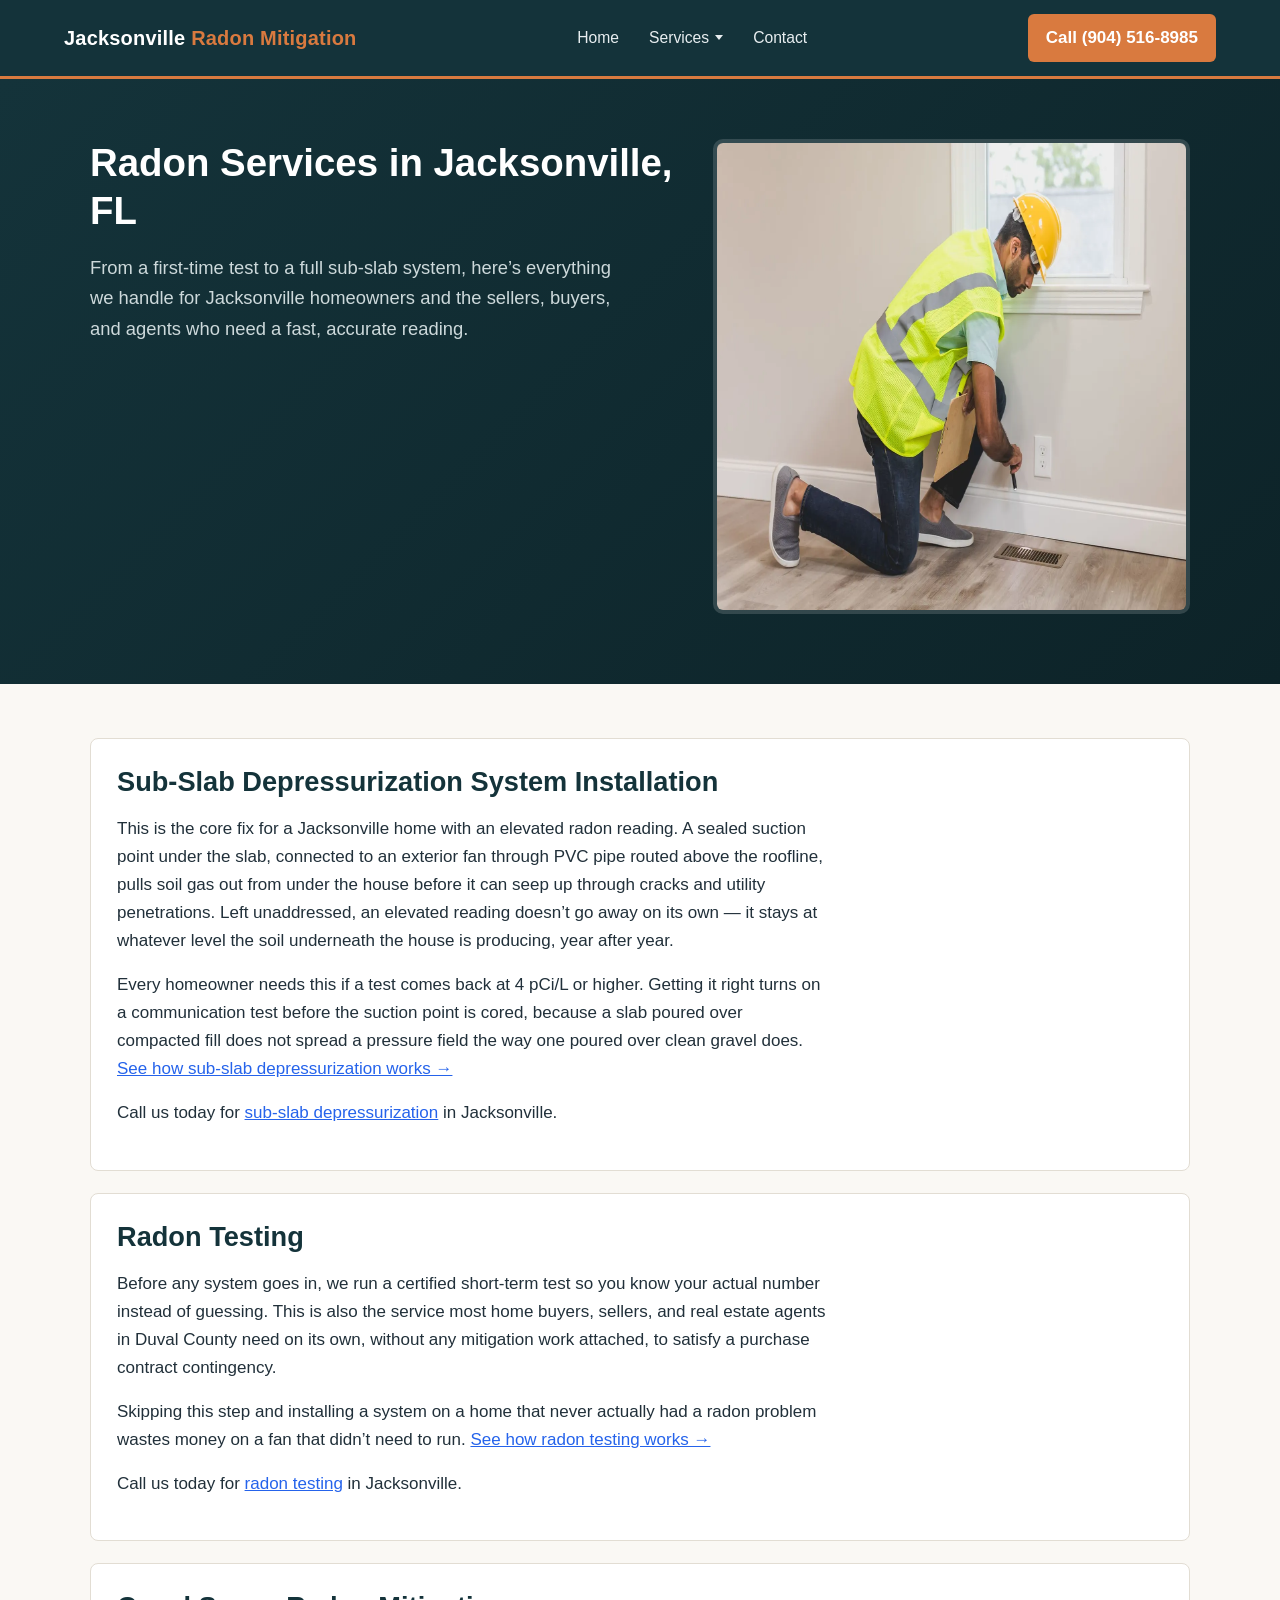
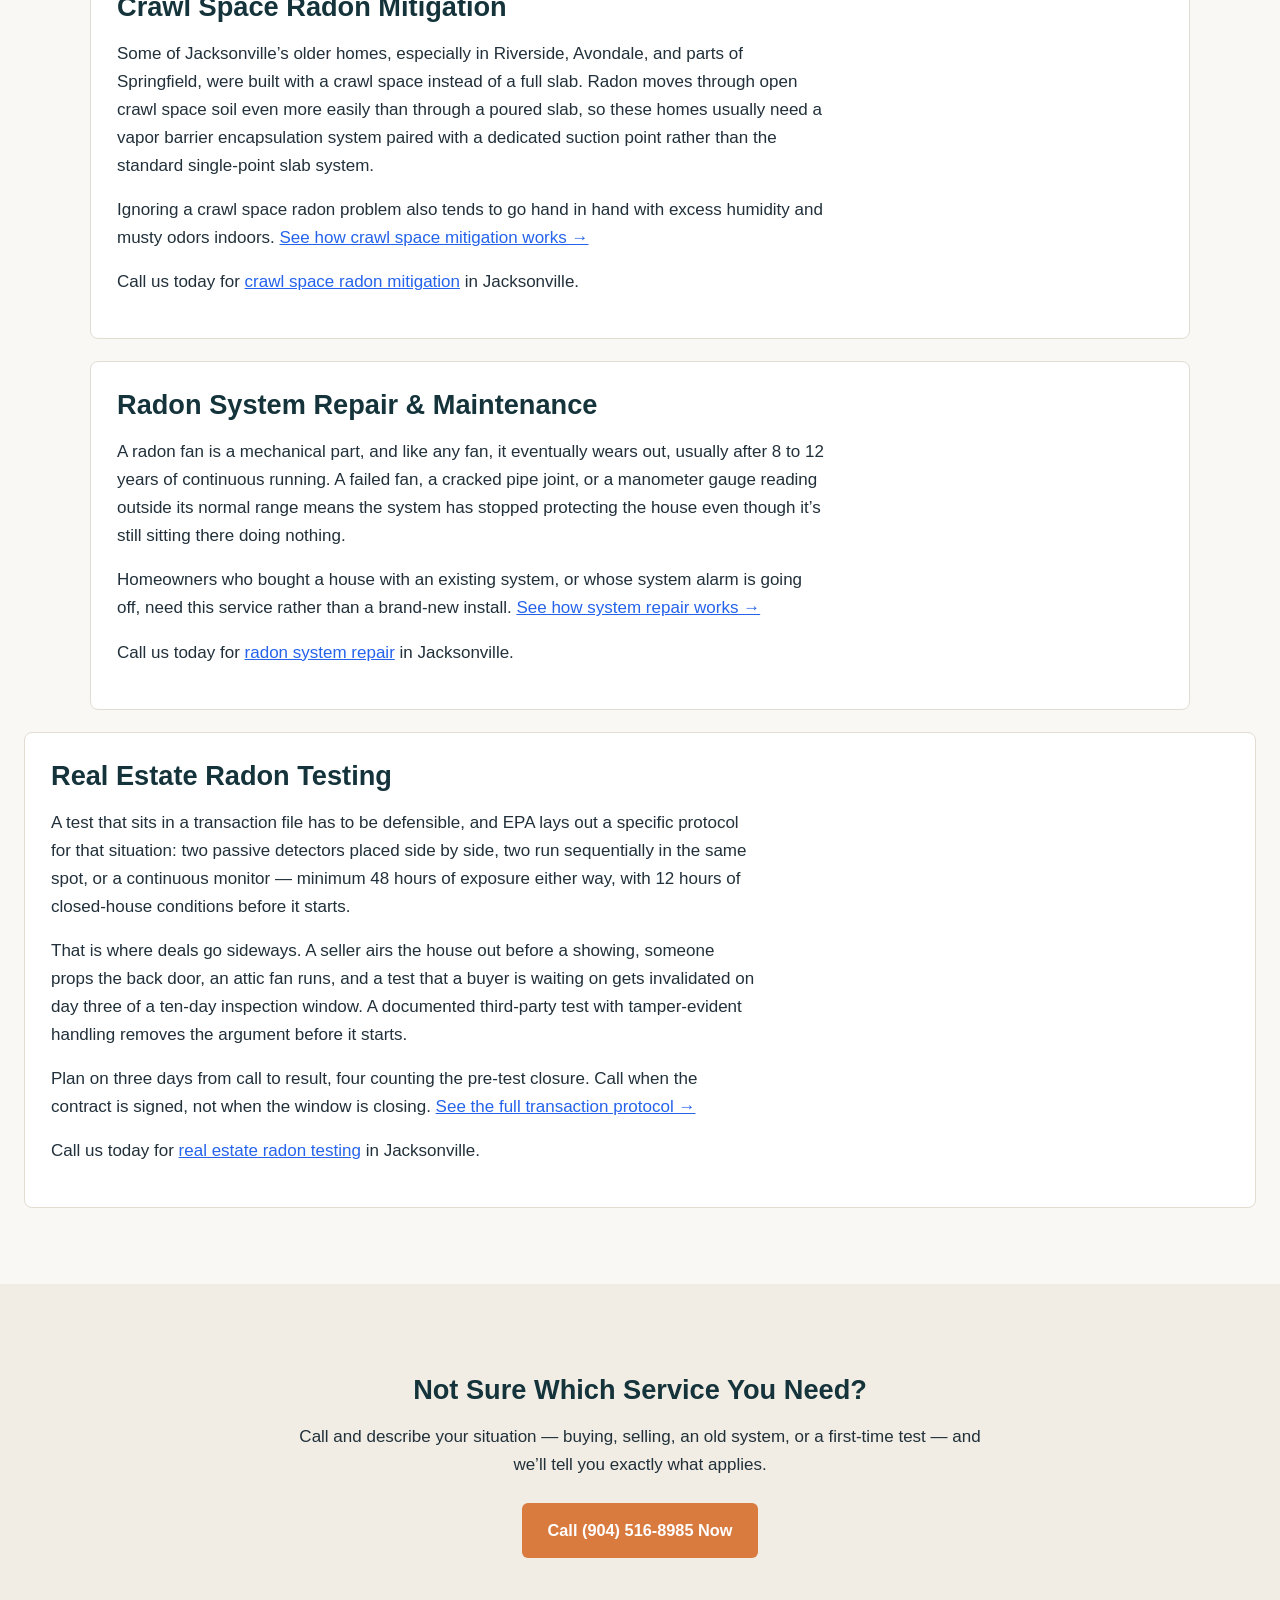
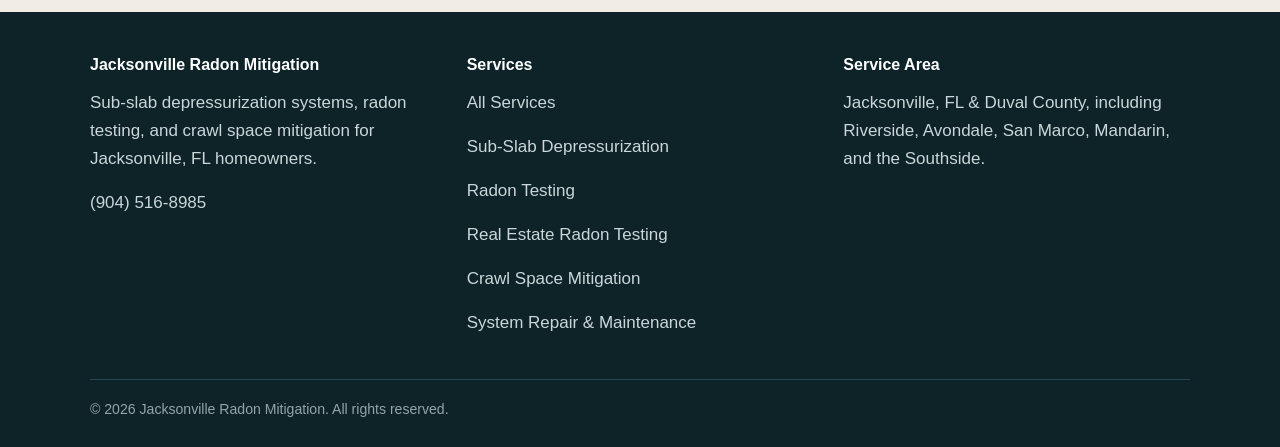
<file: services.html>
<!DOCTYPE html>

<html lang="en">
<head>
<link href="https://www.jacksonvilleradonmitigation.com/services.html" rel="canonical"/>
<meta charset="utf-8"/>
<meta content="width=device-width, initial-scale=1.0" name="viewport"/>
<title>Radon Services in Jacksonville, FL | Full List</title>
<meta content="Radon testing, sub-slab depressurization, crawl space mitigation, and system repair in Jacksonville, FL. Call (904) 516-8985 to get on the schedule." name="description"/>
<link href="styles.css" rel="stylesheet"/>
<script type="application/ld+json">
{
  "@context": "https://schema.org",
  "@type": "LocalBusiness",
  "name": "Jacksonville Radon Mitigation",
  "telephone": "(904) 516-8985",
  "address": { "@type": "PostalAddress", "addressLocality": "Jacksonville", "addressRegion": "FL", "addressCountry": "US" },
  "areaServed": "Jacksonville, FL",
  "description": "Radon testing and mitigation services in Jacksonville, FL",
  "openingHours": "Mo-Fr 08:00-18:00"
}
</script>
<script type="application/ld+json">
{
  "@context": "https://schema.org",
  "@type": "Service",
  "serviceType": "Radon Mitigation",
  "areaServed": "Jacksonville, FL",
  "provider": { "@type": "LocalBusiness", "name": "Jacksonville Radon Mitigation" }
}
</script>
</head>
<body>
<header class="site-header">
<nav class="nav-wrap">
<a class="brand" href="/">Jacksonville <span>Radon Mitigation</span></a>
<ul class="nav-links">
<li><a href="/">Home</a></li>
<li class="has-dropdown">
<a href="services.html">Services</a>
<div class="dropdown-menu">
<ul class="dropdown-menu-list">
<li><a href="sub-slab-depressurization-jacksonville.html">Sub-Slab Depressurization</a></li>
<li><a href="radon-testing-jacksonville.html">Radon Testing</a></li>
<li><a href="real-estate-radon-testing-jacksonville.html">Real Estate Radon Testing</a></li>
<li><a href="crawl-space-radon-mitigation-jacksonville.html">Crawl Space Radon Mitigation</a></li>
<li><a href="radon-system-repair-jacksonville.html">Radon System Repair &amp; Maintenance</a></li>
</ul>
</div>
</li>
<li><a href="contact.html">Contact</a></li>
</ul>
<a class="nav-cta" href="tel:+19045168985">Call (904) 516-8985</a>
</nav>
</header>
<section class="hero">
<div class="hero-inner">
<div>
<h1>Radon Services in Jacksonville, FL</h1>
<p class="lede">From a first-time test to a full sub-slab system, here’s everything we handle for Jacksonville homeowners and the sellers, buyers, and agents who need a fast, accurate reading.</p>
</div>
<div class="hero-img">
<img alt="radon services in Jacksonville home" height="467" src="images/radon-slab-floor-inspection-jacksonville.webp" width="700"/>
</div>
</div>
</section>
<main>
<section>
<div class="content-col">
<div class="service-block">
<h2>Sub-Slab Depressurization System Installation</h2>
<p>This is the core fix for a Jacksonville home with an elevated radon reading. A sealed suction point under the slab, connected to an exterior fan through PVC pipe routed above the roofline, pulls soil gas out from under the house before it can seep up through cracks and utility penetrations. Left unaddressed, an elevated reading doesn’t go away on its own — it stays at whatever level the soil underneath the house is producing, year after year.</p>
<p>Every homeowner needs this if a test comes back at 4 pCi/L or higher. Getting it right turns on a communication test before the suction point is cored, because a slab poured over compacted fill does not spread a pressure field the way one poured over clean gravel does. <a href="sub-slab-depressurization-jacksonville.html" style="color:#2563eb;text-decoration:underline;">See how sub-slab depressurization works &#8594;</a></p>
<p>Call us today for <a href="sub-slab-depressurization-jacksonville.html" style="color:#2563eb;text-decoration:underline;">sub-slab depressurization</a> in Jacksonville.</p>
</div>
<div class="service-block">
<h2>Radon Testing</h2>
<p>Before any system goes in, we run a certified short-term test so you know your actual number instead of guessing. This is also the service most home buyers, sellers, and real estate agents in Duval County need on its own, without any mitigation work attached, to satisfy a purchase contract contingency.</p>
<p>Skipping this step and installing a system on a home that never actually had a radon problem wastes money on a fan that didn’t need to run. <a href="radon-testing-jacksonville.html" style="color:#2563eb;text-decoration:underline;">See how radon testing works →</a></p>
<p>Call us today for <a href="radon-testing-jacksonville.html" style="color:#2563eb;text-decoration:underline;">radon testing</a> in Jacksonville.</p>
</div>
<div class="service-block">
<h2>Crawl Space Radon Mitigation</h2>
<p>Some of Jacksonville’s older homes, especially in Riverside, Avondale, and parts of Springfield, were built with a crawl space instead of a full slab. Radon moves through open crawl space soil even more easily than through a poured slab, so these homes usually need a vapor barrier encapsulation system paired with a dedicated suction point rather than the standard single-point slab system.</p>
<p>Ignoring a crawl space radon problem also tends to go hand in hand with excess humidity and musty odors indoors. <a href="crawl-space-radon-mitigation-jacksonville.html" style="color:#2563eb;text-decoration:underline;">See how crawl space mitigation works →</a></p>
<p>Call us today for <a href="crawl-space-radon-mitigation-jacksonville.html" style="color:#2563eb;text-decoration:underline;">crawl space radon mitigation</a> in Jacksonville.</p>
</div>
<div class="service-block">
<h2>Radon System Repair &amp; Maintenance</h2>
<p>A radon fan is a mechanical part, and like any fan, it eventually wears out, usually after 8 to 12 years of continuous running. A failed fan, a cracked pipe joint, or a manometer gauge reading outside its normal range means the system has stopped protecting the house even though it’s still sitting there doing nothing.</p>
<p>Homeowners who bought a house with an existing system, or whose system alarm is going off, need this service rather than a brand-new install. <a href="radon-system-repair-jacksonville.html" style="color:#2563eb;text-decoration:underline;">See how system repair works →</a></p>
<p>Call us today for <a href="radon-system-repair-jacksonville.html" style="color:#2563eb;text-decoration:underline;">radon system repair</a> in Jacksonville.</p>
</div>
</div>
<div class="service-block">
<h2>Real Estate Radon Testing</h2>
<p>A test that sits in a transaction file has to be defensible, and EPA lays out a specific protocol for that situation: two passive detectors placed side by side, two run sequentially in the same spot, or a continuous monitor &mdash; minimum 48 hours of exposure either way, with 12 hours of closed-house conditions before it starts.</p>
<p>That is where deals go sideways. A seller airs the house out before a showing, someone props the back door, an attic fan runs, and a test that a buyer is waiting on gets invalidated on day three of a ten-day inspection window. A documented third-party test with tamper-evident handling removes the argument before it starts.</p>
<p>Plan on three days from call to result, four counting the pre-test closure. Call when the contract is signed, not when the window is closing. <a href="real-estate-radon-testing-jacksonville.html" style="color:#2563eb;text-decoration:underline;">See the full transaction protocol &#8594;</a></p>
<p>Call us today for <a href="real-estate-radon-testing-jacksonville.html" style="color:#2563eb;text-decoration:underline;">real estate radon testing</a> in Jacksonville.</p>
</div>
</section>
<section class="alt">
<div class="content-col" style="text-align:center;">
<h2>Not Sure Which Service You Need?</h2>
<p style="margin:0 auto 1.5rem;">Call and describe your situation — buying, selling, an old system, or a first-time test — and we’ll tell you exactly what applies.</p>
<a class="btn btn-primary" href="tel:+19045168985">Call (904) 516-8985 Now</a>
</div>
</section>
</main>
<footer class="site-footer">
<div class="footer-inner">
<div>
<h4>Jacksonville Radon Mitigation</h4>
<p>Sub-slab depressurization systems, radon testing, and crawl space mitigation for Jacksonville, FL homeowners.</p>
<p><a href="tel:+19045168985">(904) 516-8985</a></p>
</div>
<div>
<h4>Services</h4>
      <p><a href="services.html">All Services</a></p>
      <p><a href="sub-slab-depressurization-jacksonville.html">Sub-Slab Depressurization</a></p>
      <p><a href="radon-testing-jacksonville.html">Radon Testing</a></p>
      <p><a href="real-estate-radon-testing-jacksonville.html">Real Estate Radon Testing</a></p>
      <p><a href="crawl-space-radon-mitigation-jacksonville.html">Crawl Space Mitigation</a></p>
      <p><a href="radon-system-repair-jacksonville.html">System Repair &amp; Maintenance</a></p>
</div>
<div>
<h4>Service Area</h4>
<p>Jacksonville, FL &amp; Duval County, including Riverside, Avondale, San Marco, Mandarin, and the Southside.</p>
</div>
</div>
<div class="footer-bottom">
    © 2026 Jacksonville Radon Mitigation. All rights reserved.
  </div>
</footer>
</body>
</html>
</file>
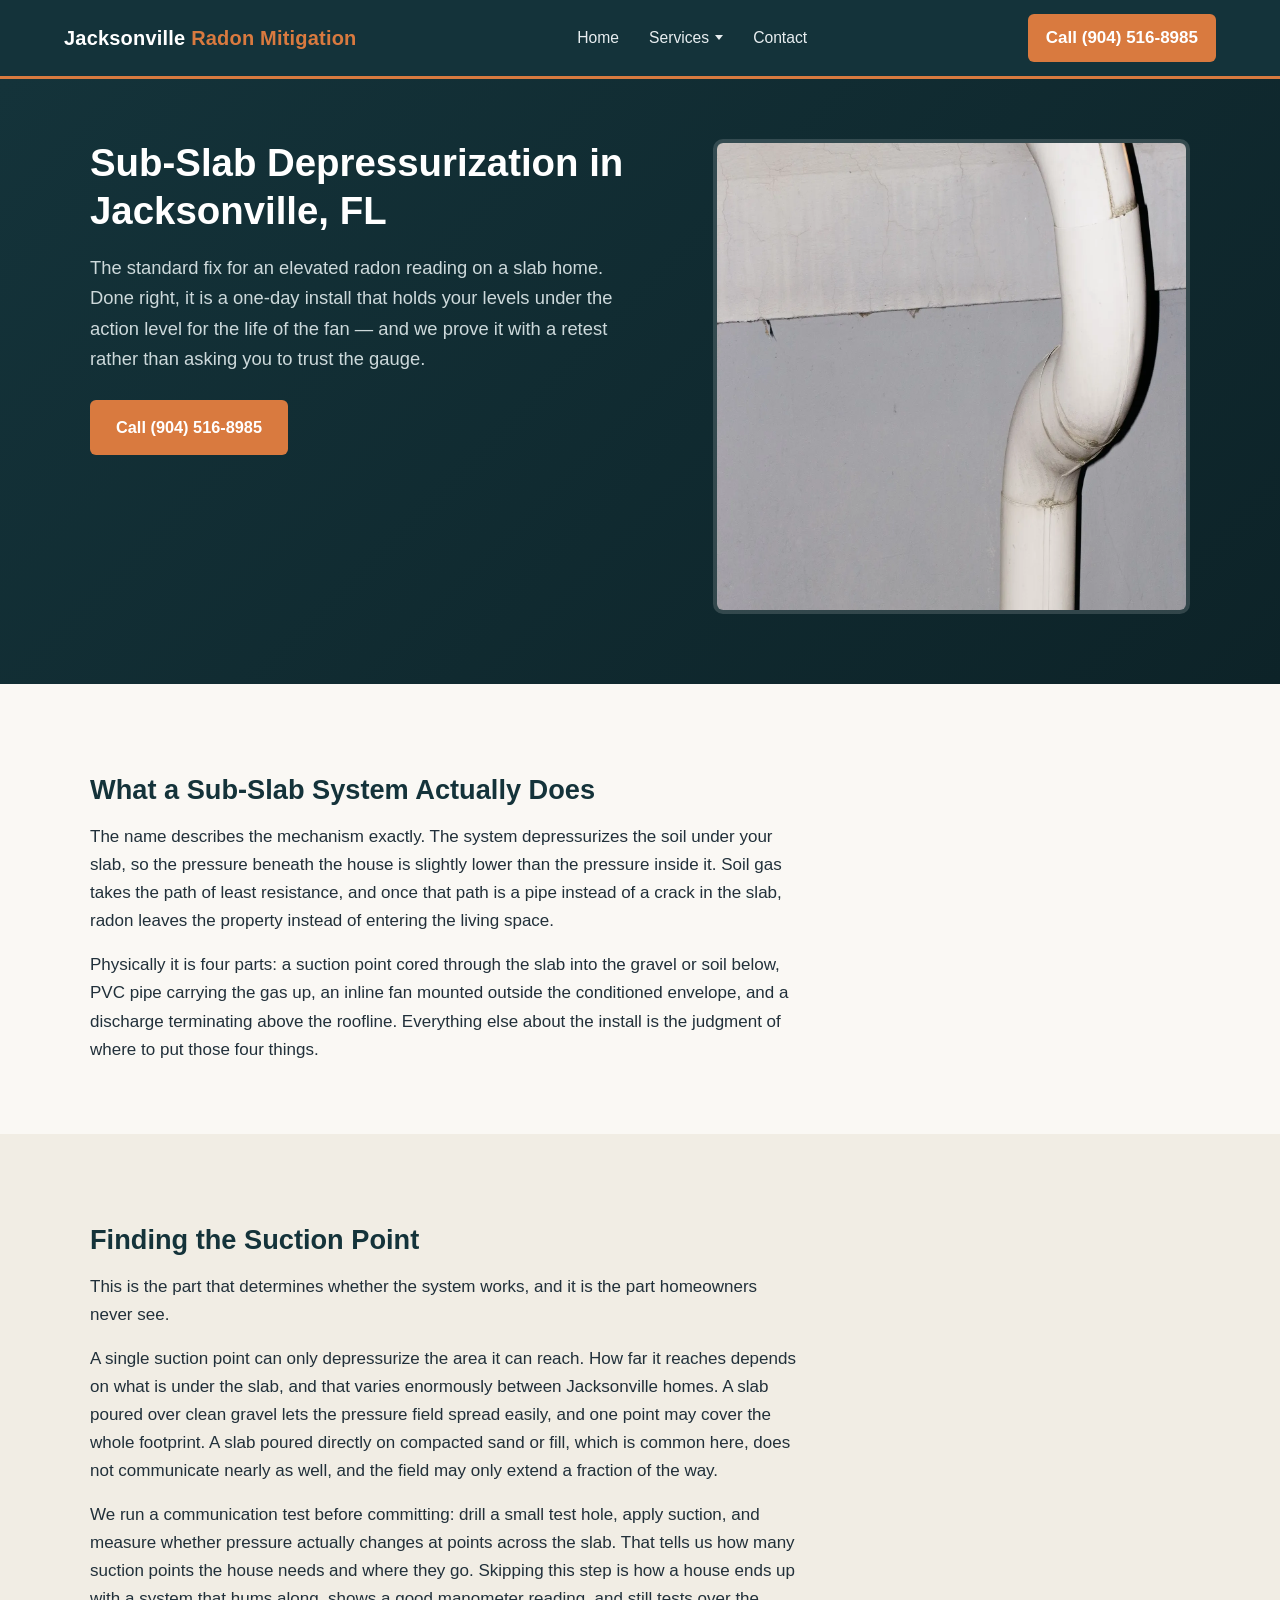
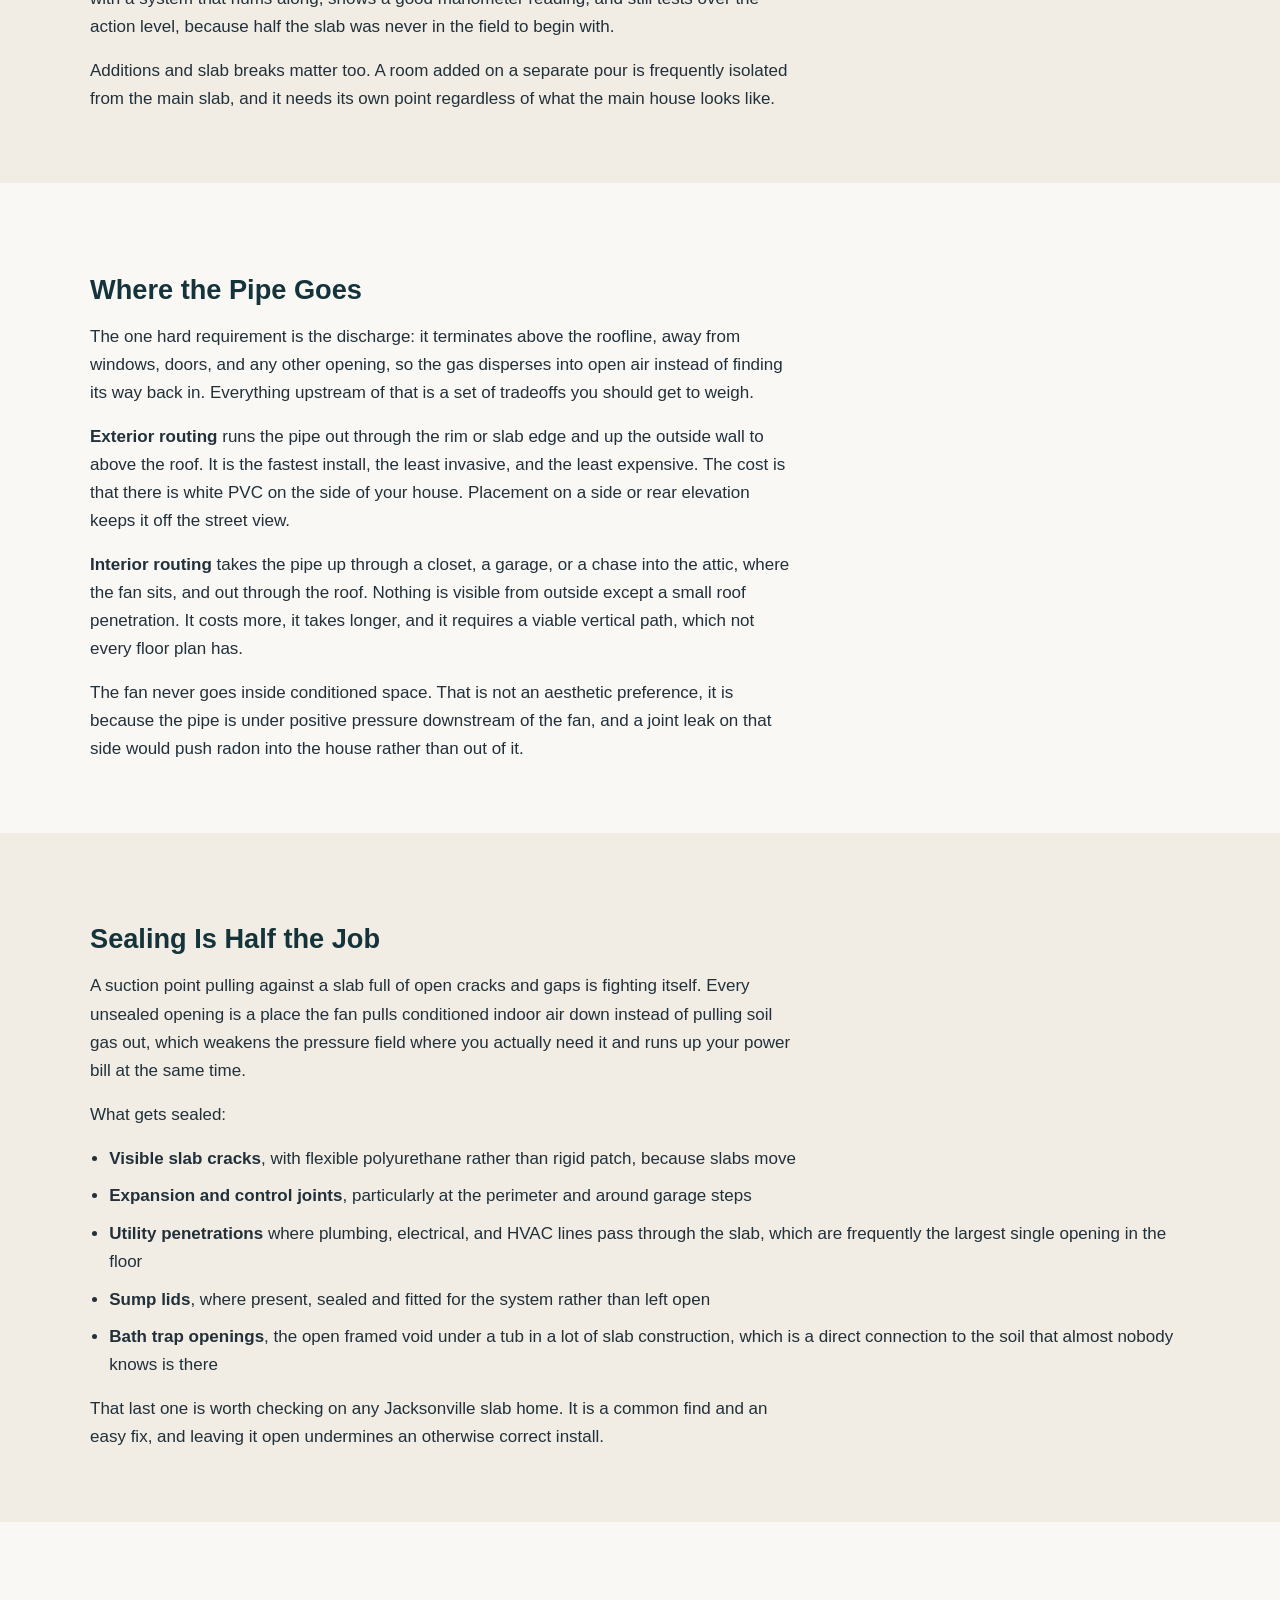
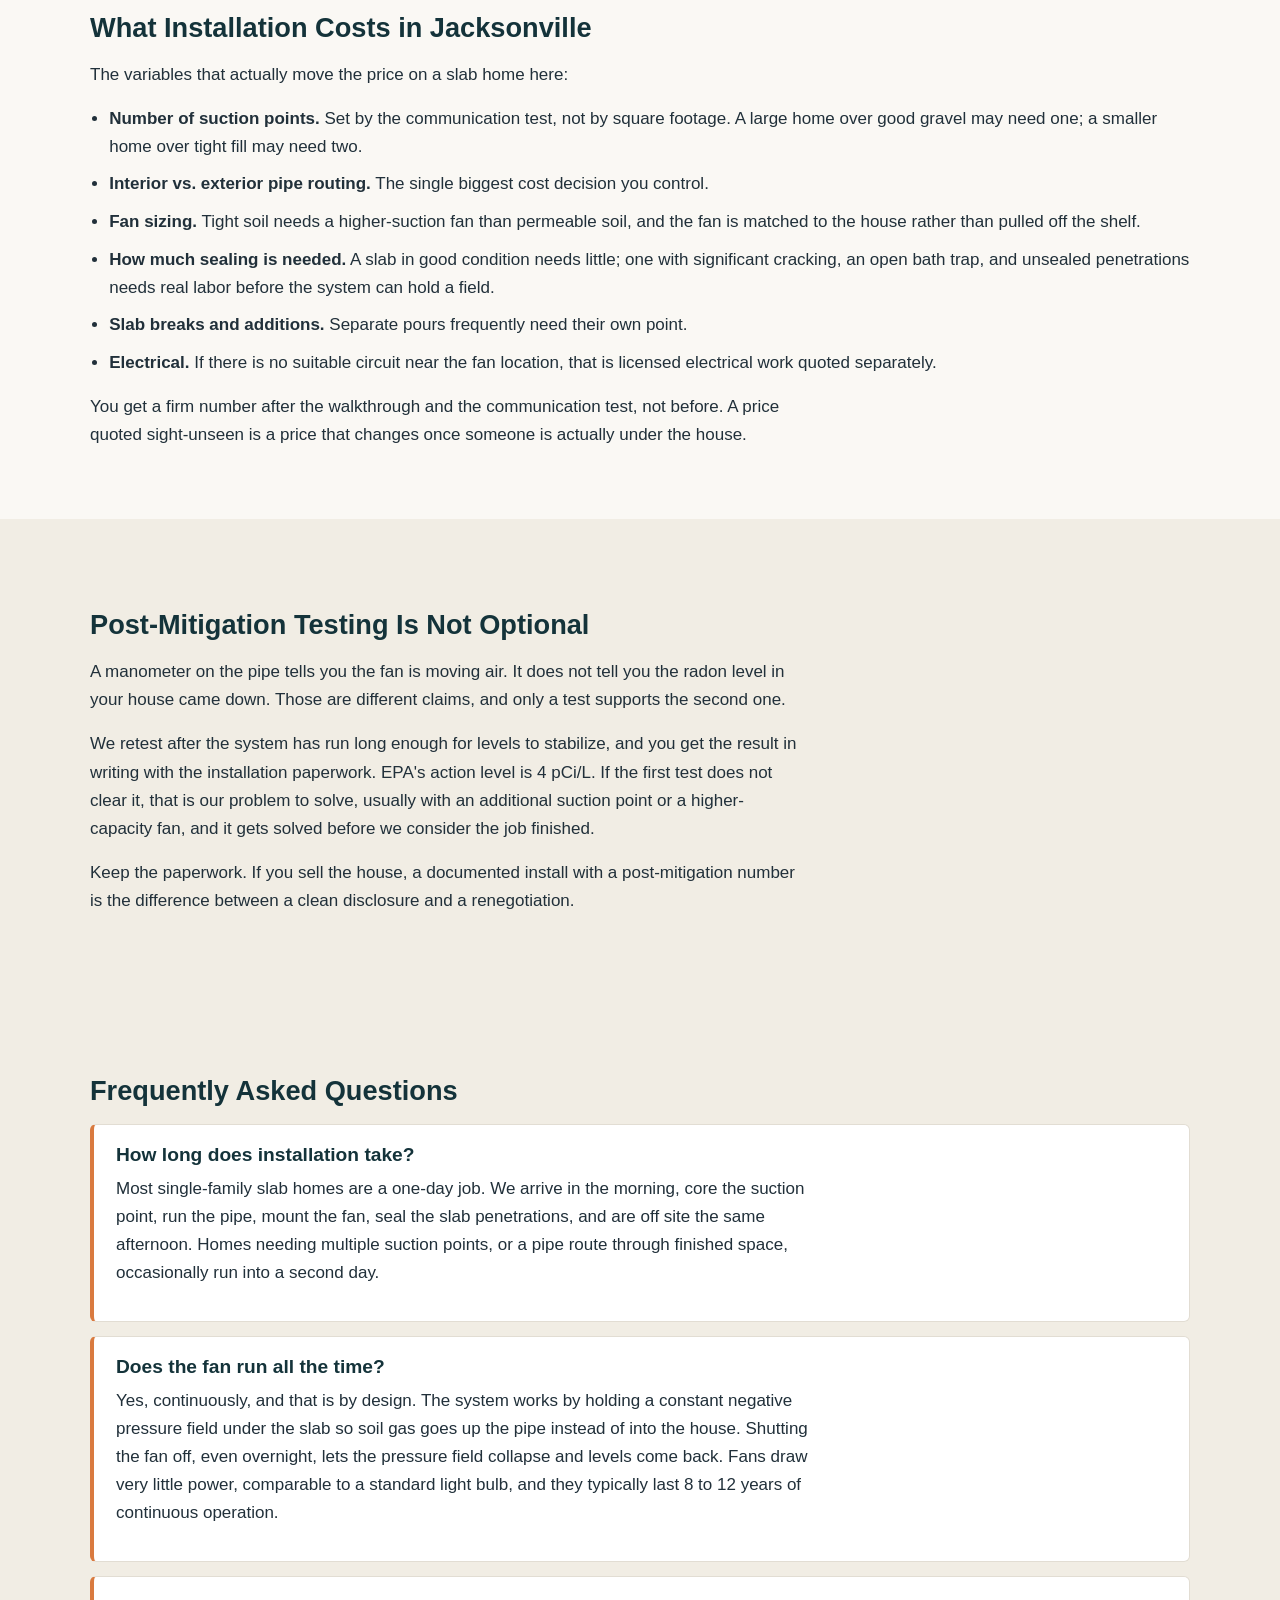
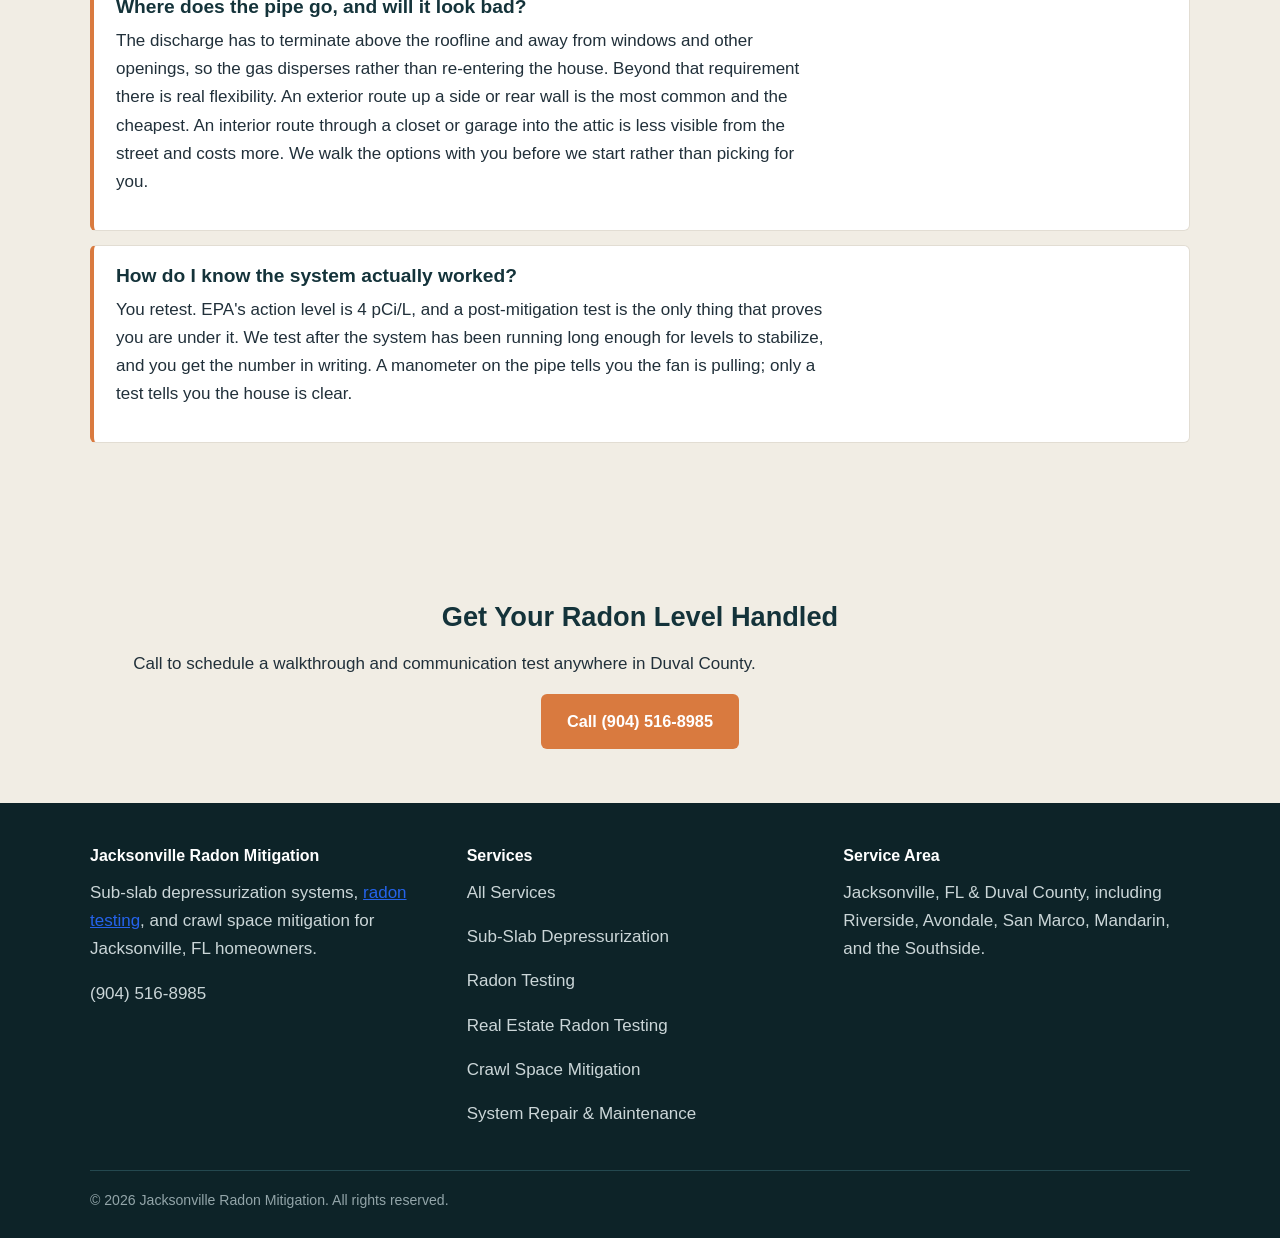
<file: sub-slab-depressurization-jacksonville.html>
<!DOCTYPE html>

<html lang="en">
<head>
<link href="https://www.jacksonvilleradonmitigation.com/sub-slab-depressurization-jacksonville.html" rel="canonical"/>
<meta charset="utf-8"/>
<meta content="width=device-width, initial-scale=1.0" name="viewport"/>
<title>Sub-Slab Depressurization in Jacksonville, FL | Radon Systems</title>
<meta content="Sub-slab depressurization radon systems in Jacksonville, FL. Communication testing, proper suction points, sealing, and post-mitigation retest. Call (904) 516-8985." name="description"/>
<link href="styles.css" rel="stylesheet"/>
<script type="application/ld+json">
{
  "@context": "https://schema.org",
  "@type": "LocalBusiness",
  "name": "Jacksonville Radon Mitigation",
  "telephone": "(904) 516-8985",
  "address": { "@type": "PostalAddress", "addressLocality": "Jacksonville", "addressRegion": "FL", "addressCountry": "US" },
  "areaServed": "Jacksonville, FL",
  "description": "Sub-slab depressurization radon mitigation system installation in Jacksonville, FL",
  "openingHours": "Mo-Fr 08:00-18:00"
}
</script>
<script type="application/ld+json">
{
  "@context": "https://schema.org",
  "@type": "FAQPage",
  "mainEntity": [
    { "@type": "Question", "name": "How long does installation take?", "acceptedAnswer": { "@type": "Answer", "text": "Most single-family slab homes are a one-day job. We arrive in the morning, core the suction point, run the pipe, mount the fan, seal the slab penetrations, and are off site the same afternoon. Homes needing multiple suction points, or a pipe route through finished space, occasionally run into a second day." } },
    { "@type": "Question", "name": "Does the fan run all the time?", "acceptedAnswer": { "@type": "Answer", "text": "Yes, continuously, and that is by design. The system works by holding a constant negative pressure field under the slab so soil gas goes up the pipe instead of into the house. Shutting the fan off, even overnight, lets the pressure field collapse and levels come back. Fans draw very little power, comparable to a standard light bulb, and they typically last 8 to 12 years of continuous operation." } },
    { "@type": "Question", "name": "Where does the pipe go, and will it look bad?", "acceptedAnswer": { "@type": "Answer", "text": "The discharge has to terminate above the roofline and away from windows and other openings, so the gas disperses rather than re-entering the house. Beyond that requirement there is real flexibility. An exterior route up a side or rear wall is the most common and the cheapest. An interior route through a closet or garage into the attic is less visible from the street and costs more. We walk the options with you before we start rather than picking for you." } },
    { "@type": "Question", "name": "How do I know the system actually worked?", "acceptedAnswer": { "@type": "Answer", "text": "You retest. EPA's action level is 4 pCi/L, and a post-mitigation test is the only thing that proves you are under it. We test after the system has been running long enough for levels to stabilize, and you get the number in writing. A manometer on the pipe tells you the fan is pulling; only a test tells you the house is clear." } }
  ]
}
</script>
</head>
<body>
<header class="site-header">
<nav class="nav-wrap">
<a class="brand" href="/">Jacksonville <span>Radon Mitigation</span></a>
<ul class="nav-links">
<li><a href="/">Home</a></li>
<li class="has-dropdown">
<a href="services.html">Services</a>
<div class="dropdown-menu">
<ul class="dropdown-menu-list">
<li><a href="sub-slab-depressurization-jacksonville.html">Sub-Slab Depressurization</a></li>
<li><a href="radon-testing-jacksonville.html">Radon Testing</a></li>
<li><a href="real-estate-radon-testing-jacksonville.html">Real Estate Radon Testing</a></li>
<li><a href="crawl-space-radon-mitigation-jacksonville.html">Crawl Space Radon Mitigation</a></li>
<li><a href="radon-system-repair-jacksonville.html">Radon System Repair &amp; Maintenance</a></li>
</ul>
</div>
</li>
<li><a href="contact.html">Contact</a></li>
</ul>
<a class="nav-cta" href="tel:+19045168985">Call (904) 516-8985</a>
</nav>
</header>
<section class="hero">
<div class="hero-inner">
<div>
<h1>Sub-Slab Depressurization in Jacksonville, FL</h1>
<p class="lede">The standard fix for an elevated radon reading on a slab home. Done right, it is a one-day install that holds your levels under the action level for the life of the fan &mdash; and we prove it with a retest rather than asking you to trust the gauge.</p>
<div class="cta-row">
<a class="btn btn-primary" href="tel:+19045168985">Call (904) 516-8985</a>
</div>
</div>
<div class="hero-img">
<img alt="radon vent pipe on a sub-slab depressurization system in Jacksonville" height="467" src="images/radon-vent-pipe-jacksonville.webp" width="700"/>
</div>
</div>
</section>
<main>
<section>
<div class="content-col">
<h2>What a Sub-Slab System Actually Does</h2>
<p>The name describes the mechanism exactly. The system depressurizes the soil under your slab, so the pressure beneath the house is slightly lower than the pressure inside it. Soil gas takes the path of least resistance, and once that path is a pipe instead of a crack in the slab, radon leaves the property instead of entering the living space.</p>
<p>Physically it is four parts: a suction point cored through the slab into the gravel or soil below, PVC pipe carrying the gas up, an inline fan mounted outside the conditioned envelope, and a discharge terminating above the roofline. Everything else about the install is the judgment of where to put those four things.</p>
</div>
</section>
<section class="alt">
<div class="content-col">
<h2>Finding the Suction Point</h2>
<p>This is the part that determines whether the system works, and it is the part homeowners never see.</p>
<p>A single suction point can only depressurize the area it can reach. How far it reaches depends on what is under the slab, and that varies enormously between Jacksonville homes. A slab poured over clean gravel lets the pressure field spread easily, and one point may cover the whole footprint. A slab poured directly on compacted sand or fill, which is common here, does not communicate nearly as well, and the field may only extend a fraction of the way.</p>
<p>We run a communication test before committing: drill a small test hole, apply suction, and measure whether pressure actually changes at points across the slab. That tells us how many suction points the house needs and where they go. Skipping this step is how a house ends up with a system that hums along, shows a good manometer reading, and still tests over the action level, because half the slab was never in the field to begin with.</p>
<p>Additions and slab breaks matter too. A room added on a separate pour is frequently isolated from the main slab, and it needs its own point regardless of what the main house looks like.</p>
</div>
</section>
<section>
<div class="content-col">
<h2>Where the Pipe Goes</h2>
<p>The one hard requirement is the discharge: it terminates above the roofline, away from windows, doors, and any other opening, so the gas disperses into open air instead of finding its way back in. Everything upstream of that is a set of tradeoffs you should get to weigh.</p>
<p><strong>Exterior routing</strong> runs the pipe out through the rim or slab edge and up the outside wall to above the roof. It is the fastest install, the least invasive, and the least expensive. The cost is that there is white PVC on the side of your house. Placement on a side or rear elevation keeps it off the street view.</p>
<p><strong>Interior routing</strong> takes the pipe up through a closet, a garage, or a chase into the attic, where the fan sits, and out through the roof. Nothing is visible from outside except a small roof penetration. It costs more, it takes longer, and it requires a viable vertical path, which not every floor plan has.</p>
<p>The fan never goes inside conditioned space. That is not an aesthetic preference, it is because the pipe is under positive pressure downstream of the fan, and a joint leak on that side would push radon into the house rather than out of it.</p>
</div>
</section>
<section class="alt">
<div class="content-col">
<h2>Sealing Is Half the Job</h2>
<p>A suction point pulling against a slab full of open cracks and gaps is fighting itself. Every unsealed opening is a place the fan pulls conditioned indoor air down instead of pulling soil gas out, which weakens the pressure field where you actually need it and runs up your power bill at the same time.</p>
<p>What gets sealed:</p>
<ul class="check-list">
<li><strong>Visible slab cracks</strong>, with flexible polyurethane rather than rigid patch, because slabs move</li>
<li><strong>Expansion and control joints</strong>, particularly at the perimeter and around garage steps</li>
<li><strong>Utility penetrations</strong> where plumbing, electrical, and HVAC lines pass through the slab, which are frequently the largest single opening in the floor</li>
<li><strong>Sump lids</strong>, where present, sealed and fitted for the system rather than left open</li>
<li><strong>Bath trap openings</strong>, the open framed void under a tub in a lot of slab construction, which is a direct connection to the soil that almost nobody knows is there</li>
</ul>
<p>That last one is worth checking on any Jacksonville slab home. It is a common find and an easy fix, and leaving it open undermines an otherwise correct install.</p>
</div>
</section>
<section>
<div class="content-col">
<h2>What Installation Costs in Jacksonville</h2>
<p>The variables that actually move the price on a slab home here:</p>
<ul class="check-list">
<li><strong>Number of suction points.</strong> Set by the communication test, not by square footage. A large home over good gravel may need one; a smaller home over tight fill may need two.</li>
<li><strong>Interior vs. exterior pipe routing.</strong> The single biggest cost decision you control.</li>
<li><strong>Fan sizing.</strong> Tight soil needs a higher-suction fan than permeable soil, and the fan is matched to the house rather than pulled off the shelf.</li>
<li><strong>How much sealing is needed.</strong> A slab in good condition needs little; one with significant cracking, an open bath trap, and unsealed penetrations needs real labor before the system can hold a field.</li>
<li><strong>Slab breaks and additions.</strong> Separate pours frequently need their own point.</li>
<li><strong>Electrical.</strong> If there is no suitable circuit near the fan location, that is licensed electrical work quoted separately.</li>
</ul>
<p>You get a firm number after the walkthrough and the communication test, not before. A price quoted sight-unseen is a price that changes once someone is actually under the house.</p>
</div>
</section>
<section class="alt">
<div class="content-col">
<h2>Post-Mitigation Testing Is Not Optional</h2>
<p>A manometer on the pipe tells you the fan is moving air. It does not tell you the radon level in your house came down. Those are different claims, and only a test supports the second one.</p>
<p>We retest after the system has run long enough for levels to stabilize, and you get the result in writing with the installation paperwork. EPA's action level is 4 pCi/L. If the first test does not clear it, that is our problem to solve, usually with an additional suction point or a higher-capacity fan, and it gets solved before we consider the job finished.</p>
<p>Keep the paperwork. If you sell the house, a documented install with a post-mitigation number is the difference between a clean disclosure and a renegotiation.</p>
</div>
</section>
<section class="alt">
<div class="content-col">
<h2>Frequently Asked Questions</h2>
<div class="faq-item">
<h3>How long does installation take?</h3>
<p>Most single-family slab homes are a one-day job. We arrive in the morning, core the suction point, run the pipe, mount the fan, seal the slab penetrations, and are off site the same afternoon. Homes needing multiple suction points, or a pipe route through finished space, occasionally run into a second day.</p>
</div>
<div class="faq-item">
<h3>Does the fan run all the time?</h3>
<p>Yes, continuously, and that is by design. The system works by holding a constant negative pressure field under the slab so soil gas goes up the pipe instead of into the house. Shutting the fan off, even overnight, lets the pressure field collapse and levels come back. Fans draw very little power, comparable to a standard light bulb, and they typically last 8 to 12 years of continuous operation.</p>
</div>
<div class="faq-item">
<h3>Where does the pipe go, and will it look bad?</h3>
<p>The discharge has to terminate above the roofline and away from windows and other openings, so the gas disperses rather than re-entering the house. Beyond that requirement there is real flexibility. An exterior route up a side or rear wall is the most common and the cheapest. An interior route through a closet or garage into the attic is less visible from the street and costs more. We walk the options with you before we start rather than picking for you.</p>
</div>
<div class="faq-item">
<h3>How do I know the system actually worked?</h3>
<p>You retest. EPA's action level is 4 pCi/L, and a post-mitigation test is the only thing that proves you are under it. We test after the system has been running long enough for levels to stabilize, and you get the number in writing. A manometer on the pipe tells you the fan is pulling; only a test tells you the house is clear.</p>
</div>
</div>
</section>
<section class="alt" style="text-align:center;">
<div class="content-col">
<h2>Get Your Radon Level Handled</h2>
<p>Call to schedule a walkthrough and communication test anywhere in Duval County.</p>
<a class="btn btn-primary" href="tel:+19045168985">Call (904) 516-8985</a>
</div>
</section>
</main>
<footer class="site-footer">
<div class="footer-inner">
<div>
<h4>Jacksonville Radon Mitigation</h4>
<p>Sub-slab depressurization systems, <a href="radon-testing-jacksonville.html" style="color:#2563eb;text-decoration:underline;">radon testing</a>, and crawl space mitigation for Jacksonville, FL homeowners.</p>
<p><a href="tel:+19045168985">(904) 516-8985</a></p>
</div>
<div>
<h4>Services</h4>
      <p><a href="services.html">All Services</a></p>
      <p><a href="sub-slab-depressurization-jacksonville.html">Sub-Slab Depressurization</a></p>
      <p><a href="radon-testing-jacksonville.html">Radon Testing</a></p>
      <p><a href="real-estate-radon-testing-jacksonville.html">Real Estate Radon Testing</a></p>
      <p><a href="crawl-space-radon-mitigation-jacksonville.html">Crawl Space Mitigation</a></p>
      <p><a href="radon-system-repair-jacksonville.html">System Repair &amp; Maintenance</a></p>
</div>
<div>
<h4>Service Area</h4>
<p>Jacksonville, FL &amp; Duval County, including Riverside, Avondale, San Marco, Mandarin, and the Southside.</p>
</div>
</div>
<div class="footer-bottom">
    © 2026 Jacksonville Radon Mitigation. All rights reserved.
  </div>
</footer>
</body>
</html>
</file>
<file: styles.css>
/* Jacksonville Radon Mitigation — site stylesheet
   Palette: deep teal navy header, warm amber accent, warm off-white body */

* { box-sizing: border-box; margin: 0; padding: 0; }

:root {
  --navy: #14333a;
  --navy-dark: #0d2328;
  --amber: #d97a3f;
  --amber-dark: #b8622e;
  --bg: #faf8f4;
  --card-bg: #ffffff;
  --text: #21303a;
  --text-light: #52646d;
  --border: #e2ddd3;
}

html { scroll-behavior: smooth; }

body {
  font-family: -apple-system, BlinkMacSystemFont, "Segoe UI", Roboto, Helvetica, Arial, sans-serif;
  background: var(--bg);
  color: var(--text);
  line-height: 1.65;
  font-size: 17px;
}

img { max-width: 100%; display: block; }

a { color: inherit; }

h1, h2, h3 { line-height: 1.25; color: var(--navy); }
h1 { font-size: 2.4rem; }
h2 { font-size: 1.7rem; margin: 2.2rem 0 1rem; }
h3 { font-size: 1.2rem; margin: 1.2rem 0 0.5rem; }

p { margin-bottom: 1rem; max-width: 75ch; }

.container { max-width: 1100px; margin: 0 auto; padding: 0 24px; }

/* ---------- Navigation ---------- */
header.site-header {
  background: var(--navy);
  position: sticky;
  top: 0;
  z-index: 300;
  border-bottom: 3px solid var(--amber);
}

.nav-wrap {
  display: flex;
  align-items: center;
  justify-content: space-between;
  padding: 14px 24px;
  max-width: 1200px;
  margin: 0 auto;
}

.brand {
  color: #ffffff;
  font-weight: 700;
  font-size: 1.25rem;
  text-decoration: none;
  letter-spacing: 0.2px;
}
.brand span { color: var(--amber); }

.nav-links {
  list-style: none;
  display: flex;
  gap: 30px;
  align-items: center;
}

.nav-links > li > a {
  color: #e8eef0;
  text-decoration: none;
  font-weight: 500;
  font-size: 0.98rem;
}
.nav-links > li > a:hover { color: var(--amber); }

.nav-links li { position: relative; }

.has-dropdown > a {
  display: inline-flex;
  align-items: center;
  gap: 6px;
}

.has-dropdown > a::after {
  content: "";
  width: 0;
  height: 0;
  border-left: 4px solid transparent;
  border-right: 4px solid transparent;
  border-top: 5px solid currentColor;
}

/* Transparent hit-area bridge: keeps :hover alive while the pointer moves
   from the nav link down into the menu, instead of dropping through a gap. */
.dropdown-menu {
  display: none;
  position: absolute;
  top: 100%;
  left: -20px;
  padding-top: 14px;
  min-width: 280px;
  z-index: 200;
}

.has-dropdown:hover .dropdown-menu,
.has-dropdown:focus-within .dropdown-menu {
  display: block;
}

.dropdown-menu-list {
  list-style: none;
  background: var(--navy);
  border: 1px solid #2a4c54;
  border-top: 3px solid var(--amber);
  padding: 8px 0;
  border-radius: 0 0 6px 6px;
}

.dropdown-menu-list li + li { border-top: 1px solid #2a4c54; }

.dropdown-menu-list a {
  display: block;
  padding: 11px 20px;
  color: #dbe6e8;
  font-size: 0.9rem;
  font-weight: 500;
  white-space: nowrap;
  text-decoration: none;
}

.dropdown-menu-list a:hover {
  background: #1c454e;
  color: #ffffff;
}

.nav-cta {
  background: var(--amber);
  color: #ffffff !important;
  padding: 10px 18px;
  border-radius: 6px;
  font-weight: 700;
  text-decoration: none !important;
  white-space: nowrap;
}
.nav-cta:hover { background: var(--amber-dark); }

/* ---------- Hero ---------- */
.hero {
  background: linear-gradient(135deg, var(--navy) 0%, var(--navy-dark) 100%);
  color: #ffffff;
  padding: 60px 24px 70px;
}
.hero-inner {
  max-width: 1100px;
  margin: 0 auto;
  display: grid;
  grid-template-columns: 1.1fr 0.9fr;
  gap: 40px;
  align-items: center;
}
.hero h1 { color: #ffffff; margin-bottom: 18px; }
.hero p.lede { color: #cdd9db; font-size: 1.15rem; max-width: 52ch; }
.hero-img { border-radius: 10px; overflow: hidden; border: 4px solid rgba(255,255,255,0.15); }

.cta-row { display: flex; gap: 14px; margin-top: 26px; flex-wrap: wrap; }

.btn {
  display: inline-block;
  padding: 14px 26px;
  border-radius: 6px;
  font-weight: 700;
  text-decoration: none;
  font-size: 1.02rem;
}
.btn-primary { background: var(--amber); color: #fff; }
.btn-primary:hover { background: var(--amber-dark); }
.btn-secondary { background: transparent; color: #fff; border: 2px solid #fff; }
.btn-secondary:hover { background: rgba(255,255,255,0.1); }

/* ---------- Sections ---------- */
main section { padding: 54px 24px; }
main section.alt { background: #f1ede4; }

.two-col {
  display: grid;
  grid-template-columns: 1fr 1fr;
  gap: 40px;
  align-items: center;
  max-width: 1100px;
  margin: 0 auto;
}

.content-col { max-width: 1100px; margin: 0 auto; }

ul.check-list, ol.step-list { margin: 0 0 1rem 1.2rem; }
ul.check-list li, ol.step-list li { margin-bottom: 0.6rem; }

.card-grid {
  display: grid;
  grid-template-columns: repeat(auto-fit, minmax(240px, 1fr));
  gap: 22px;
  margin-top: 1.5rem;
}
.card {
  background: var(--card-bg);
  border: 1px solid var(--border);
  border-top: 4px solid var(--amber);
  border-radius: 8px;
  padding: 22px;
}
.card h3 { margin-top: 0; }

/* FAQ flashcards */
.faq-item {
  background: var(--card-bg);
  border: 1px solid var(--border);
  border-left: 4px solid var(--amber);
  border-radius: 6px;
  padding: 18px 22px;
  margin-bottom: 14px;
}
.faq-item h3 { margin-top: 0; }

/* Services overview cards */
.service-block {
  background: var(--card-bg);
  border: 1px solid var(--border);
  border-radius: 8px;
  padding: 26px;
  margin-bottom: 22px;
}
.service-block h2 { margin-top: 0; }



/* Hero lead form */
.hero-inner { align-items: start; }
.hero-points {
  list-style: none;
  margin: 22px 0 0;
  padding: 0;
  color: #cdd9db;
}
.hero-points li {
  position: relative;
  padding-left: 26px;
  margin-bottom: 9px;
}
.hero-points li::before {
  content: "";
  position: absolute;
  left: 0;
  top: 0.55em;
  width: 9px;
  height: 9px;
  border-radius: 50%;
  background: var(--amber);
}
.hero-hours {
  margin-top: 12px;
  color: #9fb3b7;
  font-size: 0.95rem;
}
.hero-form form.lead-form {
  margin: 0;
  color: var(--text);
  box-shadow: 0 14px 34px rgba(0,0,0,0.28);
  border-color: rgba(255,255,255,0.25);
}
.hero-form form.lead-form label { color: var(--text); }
.hero-form .form-title {
  margin: 0 0 6px;
  font-size: 1.35rem;
}
.hero-form .form-sub {
  margin: 0 0 4px;
  font-size: 0.95rem;
  color: var(--text-light);
}
.hero-form form.lead-form label:first-of-type { margin-top: 10px; }

/* Photo gallery */
.photo-grid {
  display: grid;
  grid-template-columns: repeat(2, 1fr);
  gap: 22px;
  margin-top: 1.5rem;
}
.photo-grid figure {
  background: var(--card-bg);
  border: 1px solid var(--border);
  border-radius: 8px;
  overflow: hidden;
}
.photo-grid img {
  width: 100%;
  height: 260px;
  object-fit: cover;
}
.photo-grid figcaption {
  padding: 12px 16px;
  font-size: 0.92rem;
  color: var(--text-light);
}

/* Homepage lead form */
.form-grid {
  display: grid;
  grid-template-columns: 1fr 1fr;
  gap: 40px;
  max-width: 1100px;
  margin: 0 auto;
  align-items: start;
}

/* Contact form */
.contact-grid {
  display: grid;
  grid-template-columns: 1fr 1fr;
  gap: 40px;
  max-width: 1100px;
  margin: 0 auto;
}
form.lead-form {
  background: var(--card-bg);
  border: 1px solid var(--border);
  border-radius: 8px;
  padding: 26px;
}
form.lead-form label {
  display: block;
  font-weight: 600;
  margin-bottom: 6px;
  margin-top: 14px;
}
form.lead-form input, form.lead-form textarea, form.lead-form select {
  width: 100%;
  padding: 11px 12px;
  border: 1px solid var(--border);
  border-radius: 5px;
  font-size: 1rem;
  font-family: inherit;
}
form.lead-form button {
  margin-top: 20px;
  width: 100%;
  background: var(--amber);
  color: #fff;
  border: none;
  padding: 14px;
  border-radius: 6px;
  font-weight: 700;
  font-size: 1.05rem;
  cursor: pointer;
}
form.lead-form button:hover { background: var(--amber-dark); }

/* ---------- Footer ---------- */
footer.site-footer {
  background: var(--navy-dark);
  color: #cbd6d8;
  padding: 40px 24px 26px;
}
.footer-inner {
  max-width: 1100px;
  margin: 0 auto;
  display: grid;
  grid-template-columns: repeat(auto-fit, minmax(220px, 1fr));
  gap: 30px;
}
.footer-inner h4 { color: #fff; margin-bottom: 10px; font-size: 1rem; }
.footer-inner a { color: #cbd6d8; text-decoration: none; }
.footer-inner a:hover { color: var(--amber); }
.footer-bottom {
  max-width: 1100px;
  margin: 26px auto 0;
  padding-top: 18px;
  border-top: 1px solid #24484f;
  font-size: 0.88rem;
  color: #93a5a9;
}

/* ---------- Mobile ---------- */
@media (max-width: 860px) {
  .nav-links { display: none; }
  .hero-inner, .two-col, .contact-grid, .form-grid, .photo-grid { grid-template-columns: 1fr; }
  .hero { padding: 40px 20px 46px; }
  h1 { font-size: 1.9rem; }

  /* On phones put the form directly under the headline, trust points below it. */
  .hero-inner { gap: 24px; }
  .hero-inner > div:first-child { display: contents; }
  .hero h1 { order: 1; }
  .hero p.lede { order: 2; font-size: 1.05rem; }
  .hero-form { order: 3; }
  .hero-points { order: 4; margin-top: 0; }
  .hero .cta-row { order: 5; margin-top: 0; }
  .hero-hours { order: 6; margin-top: 0; }
}
</file>
